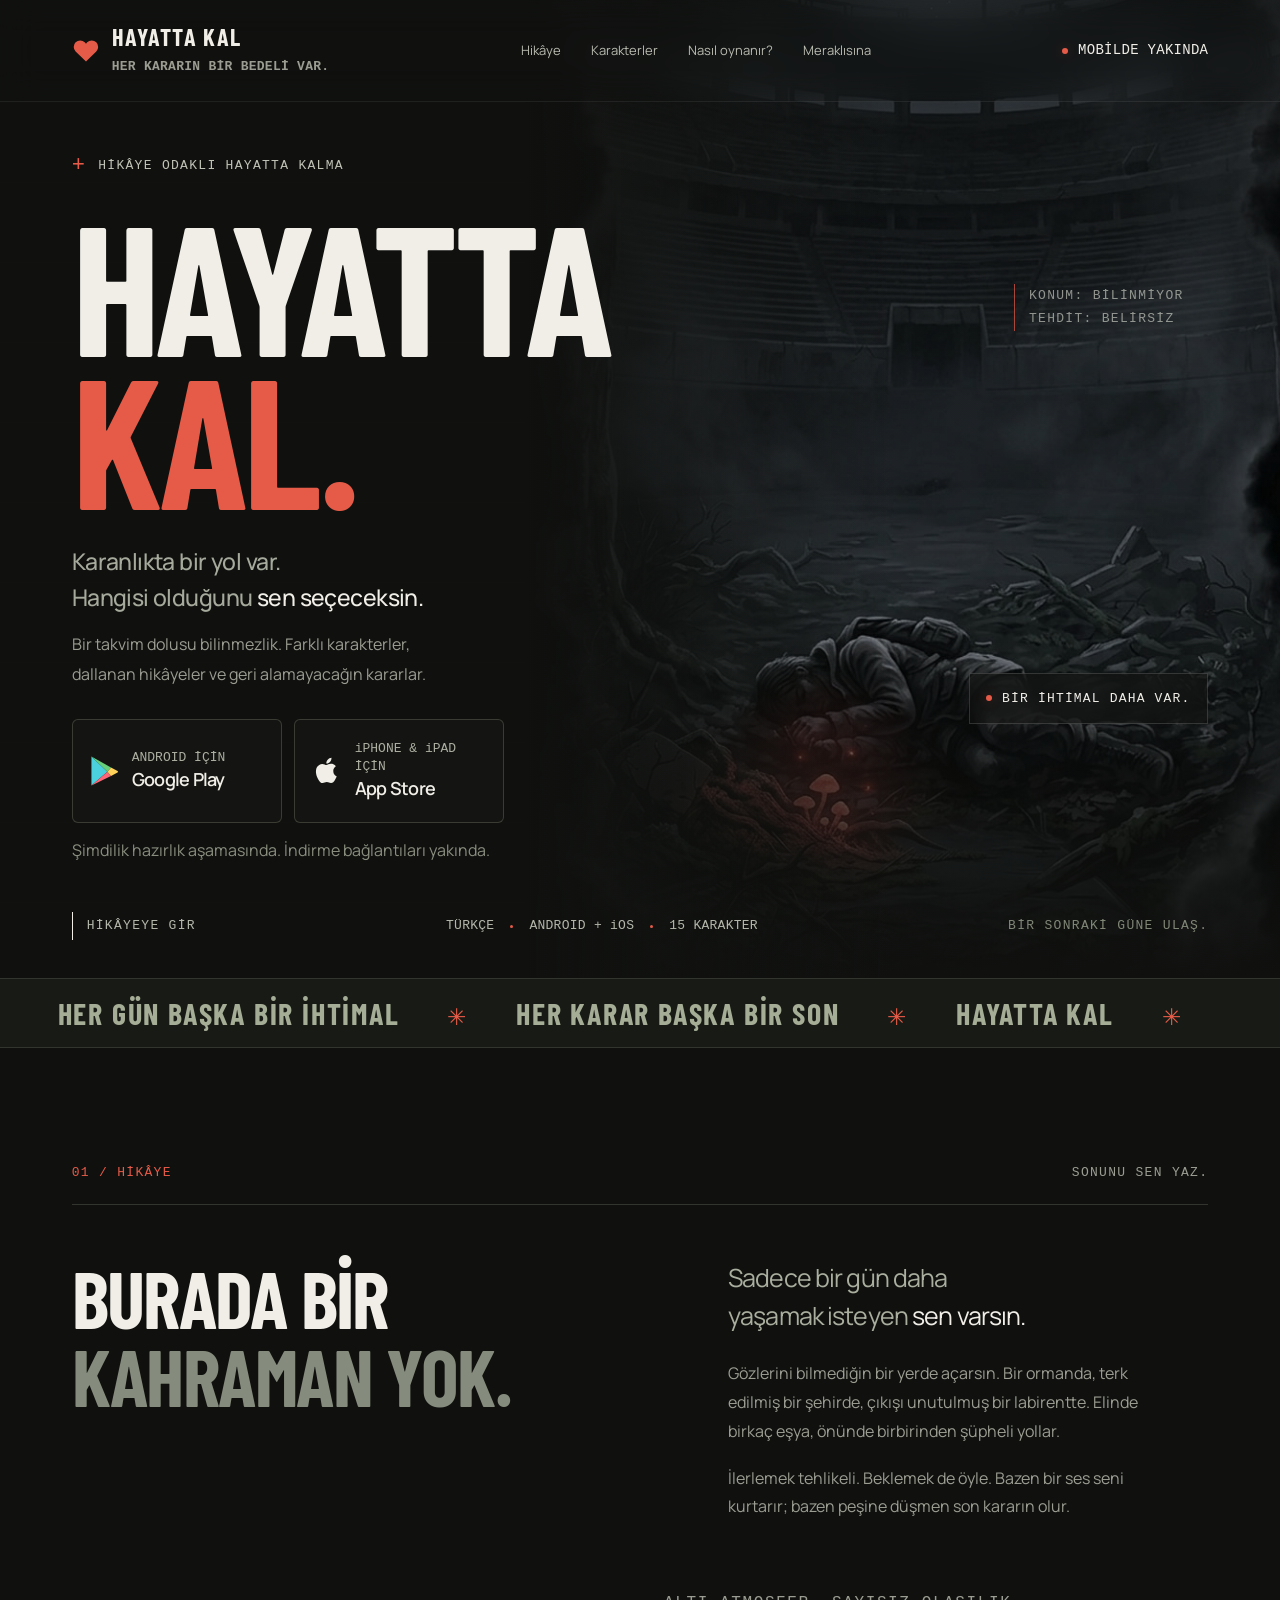
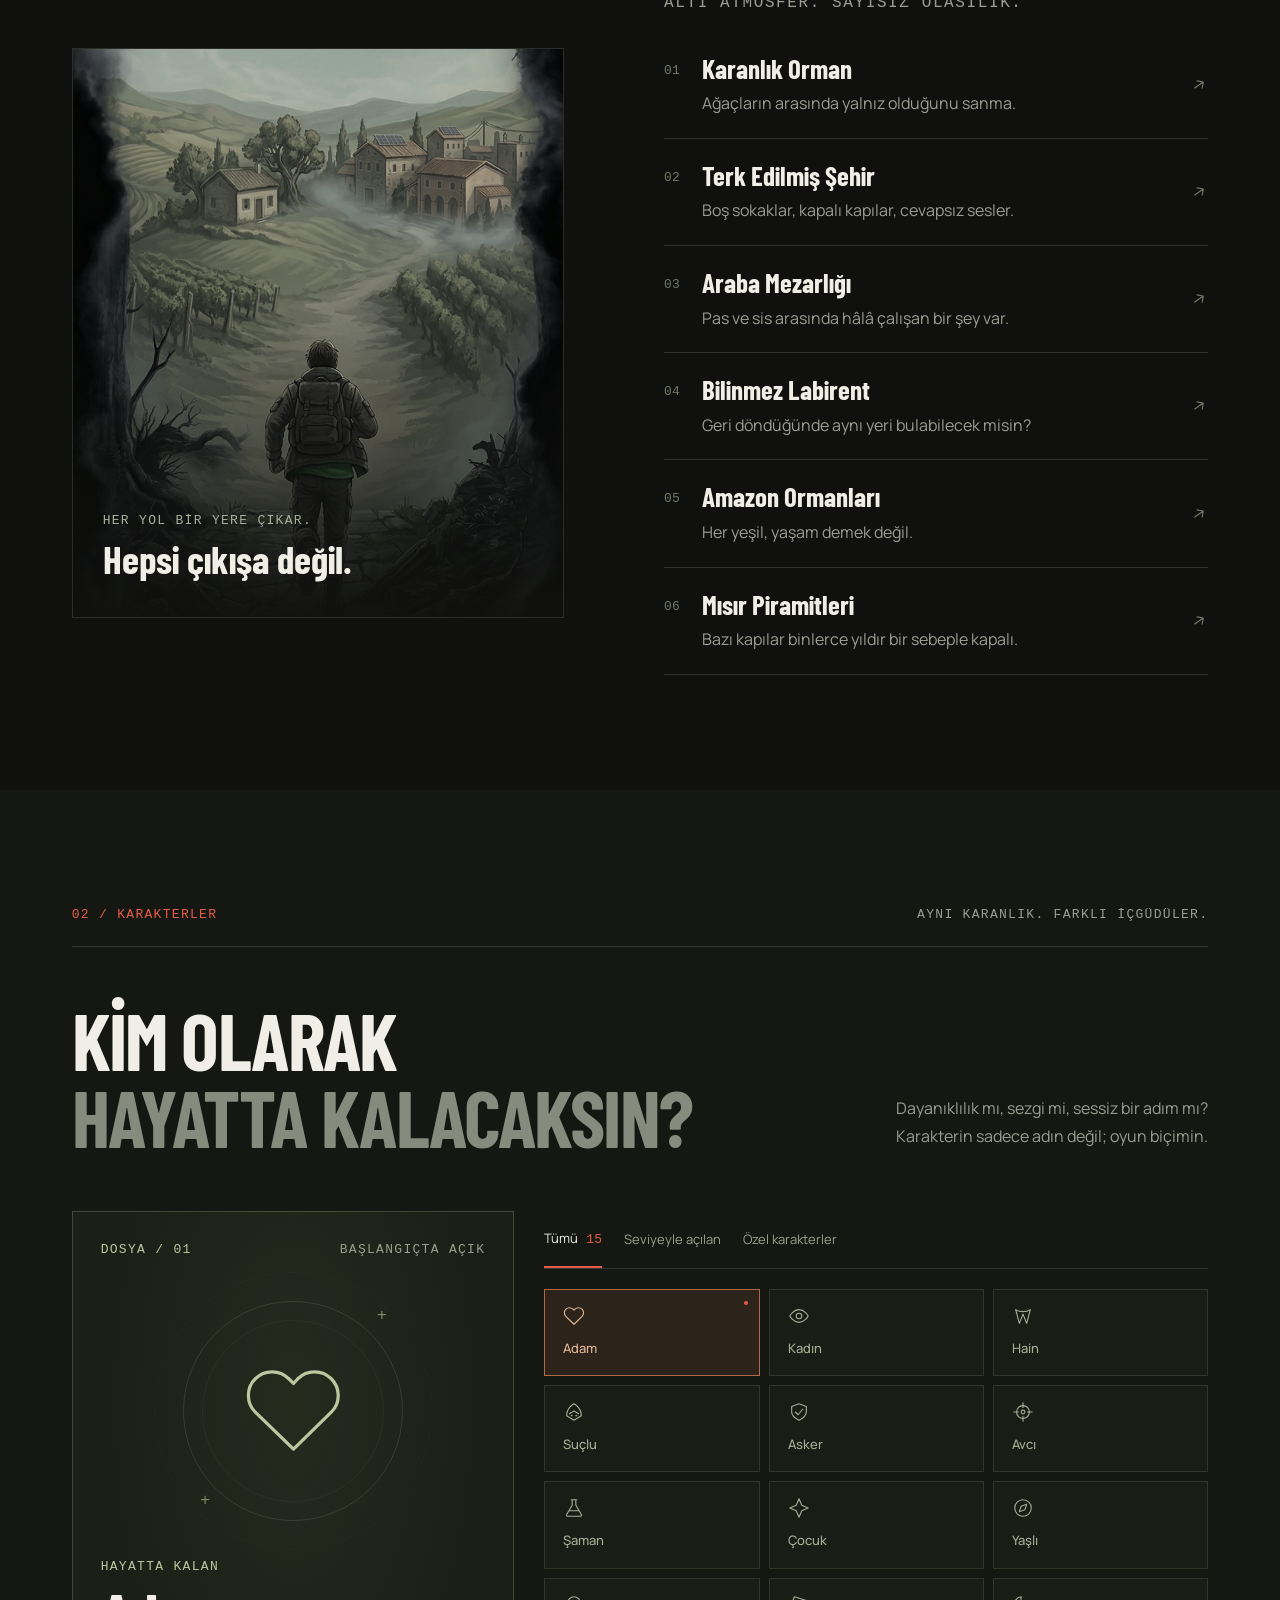
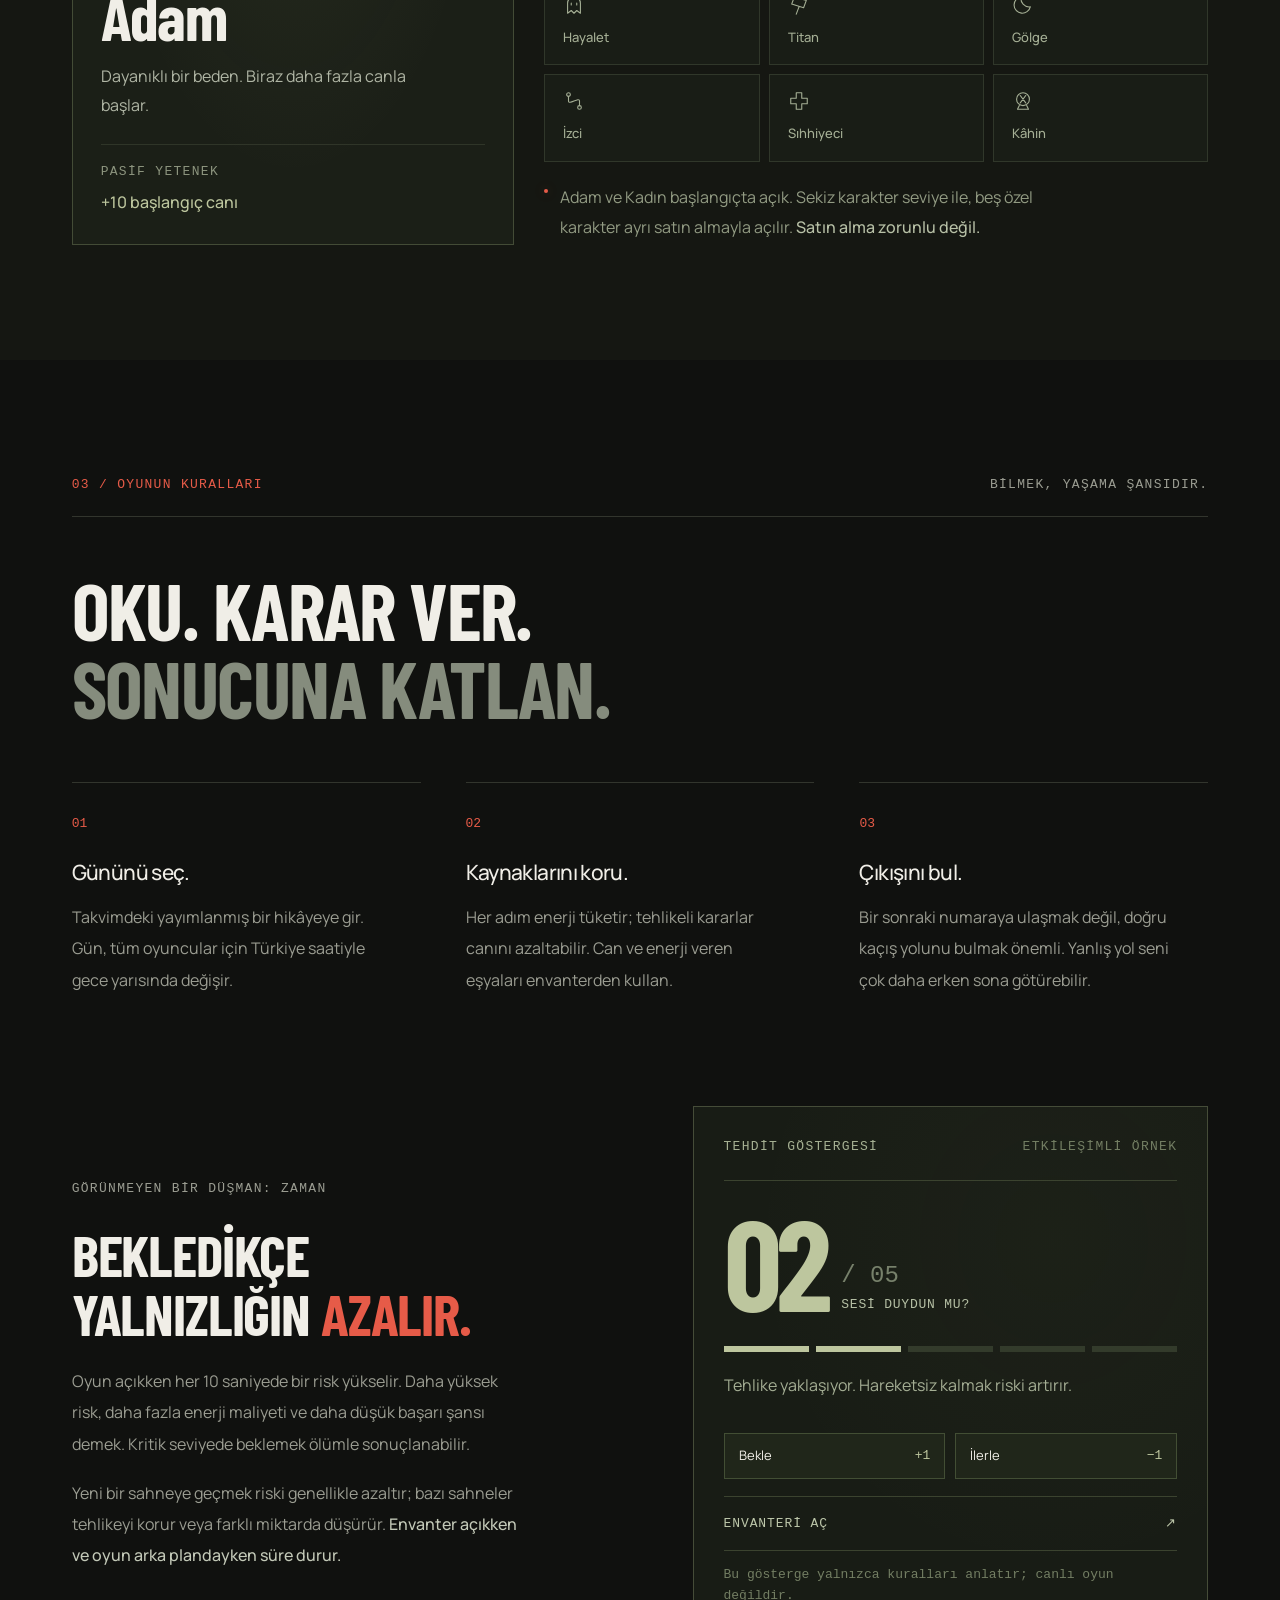
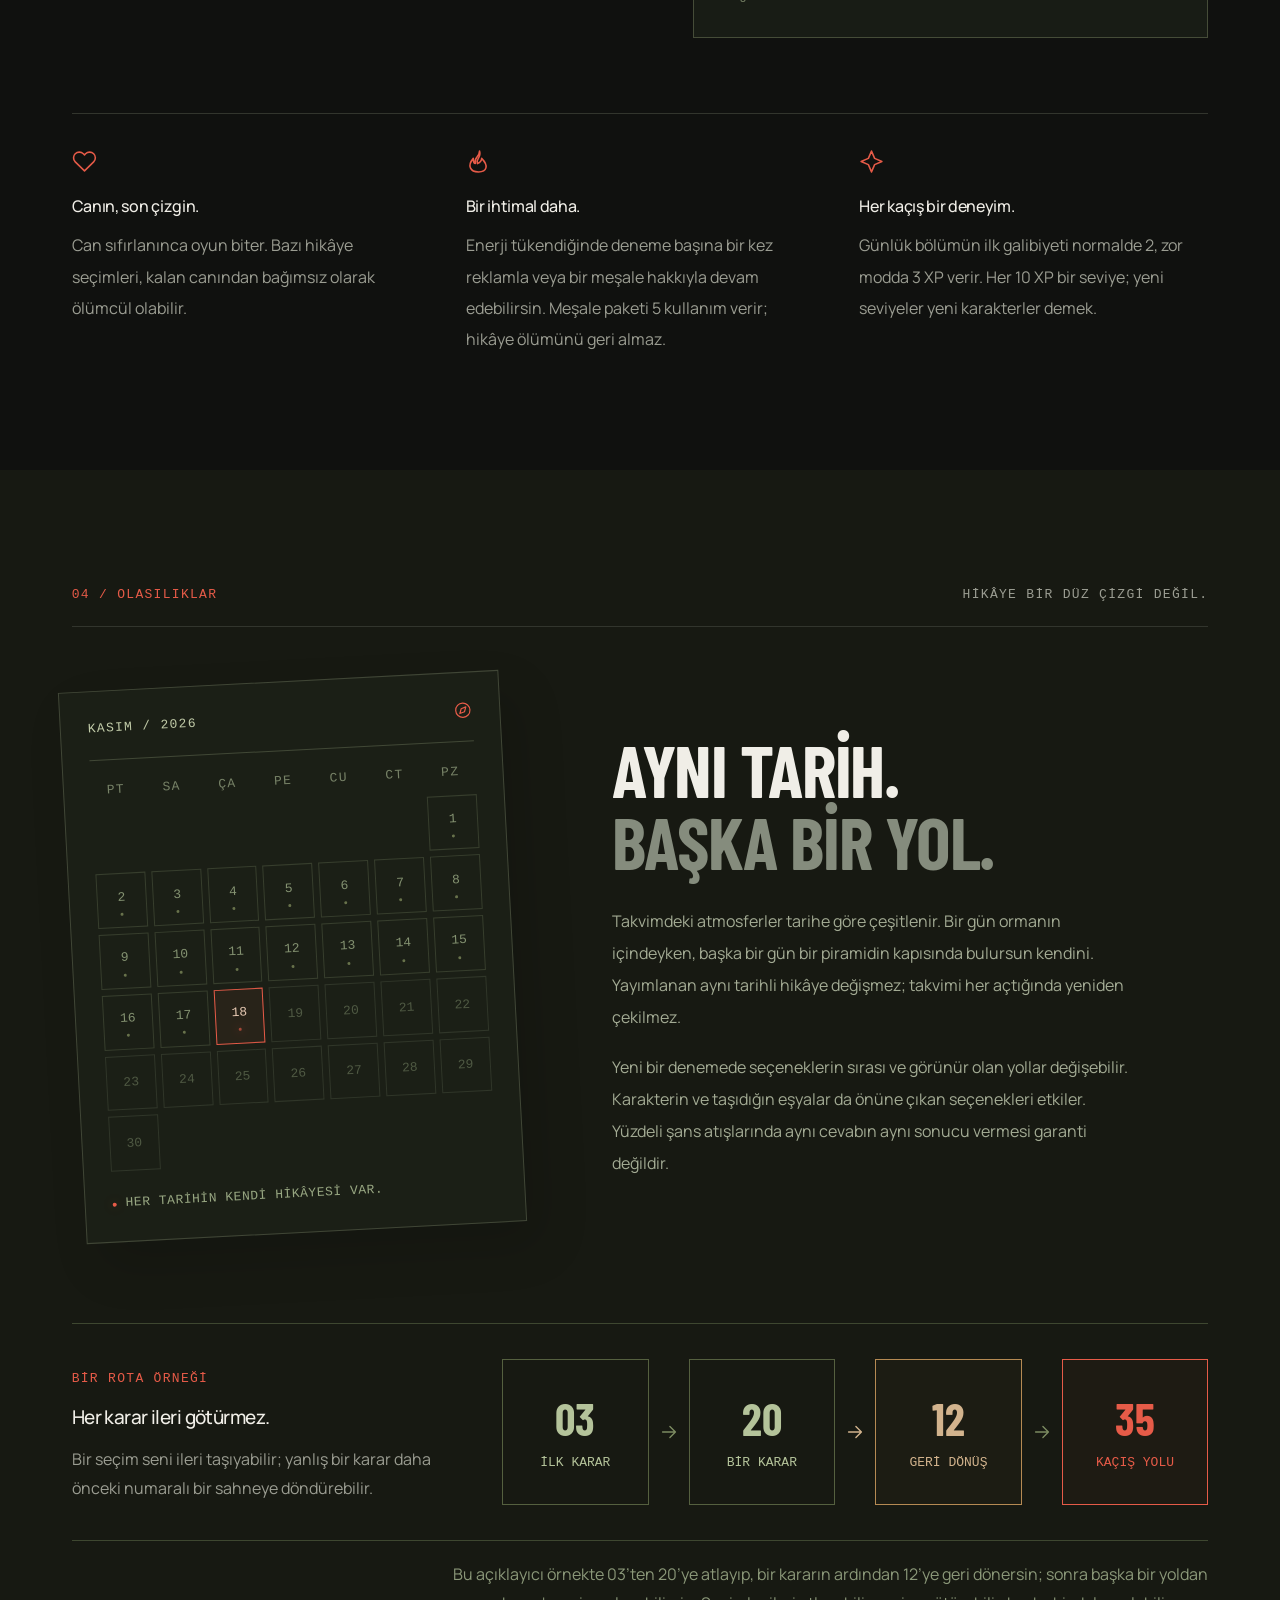
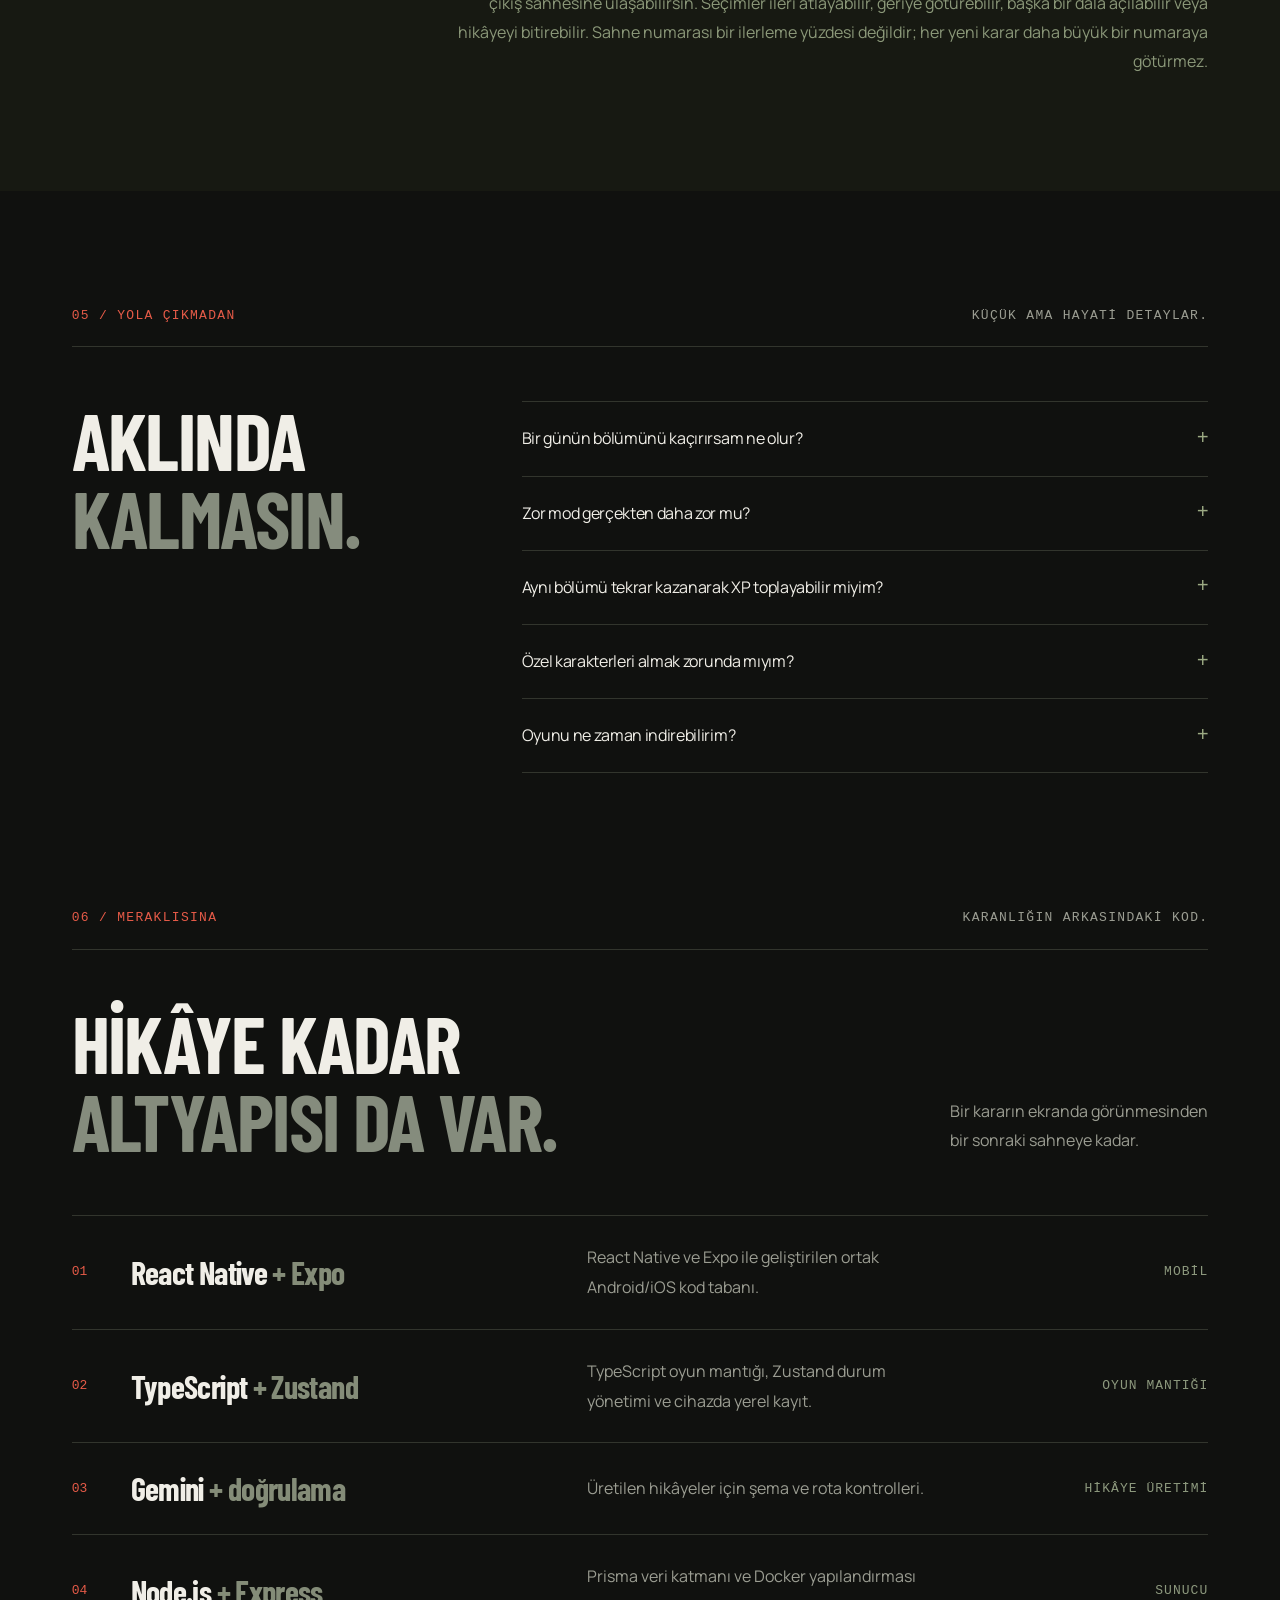
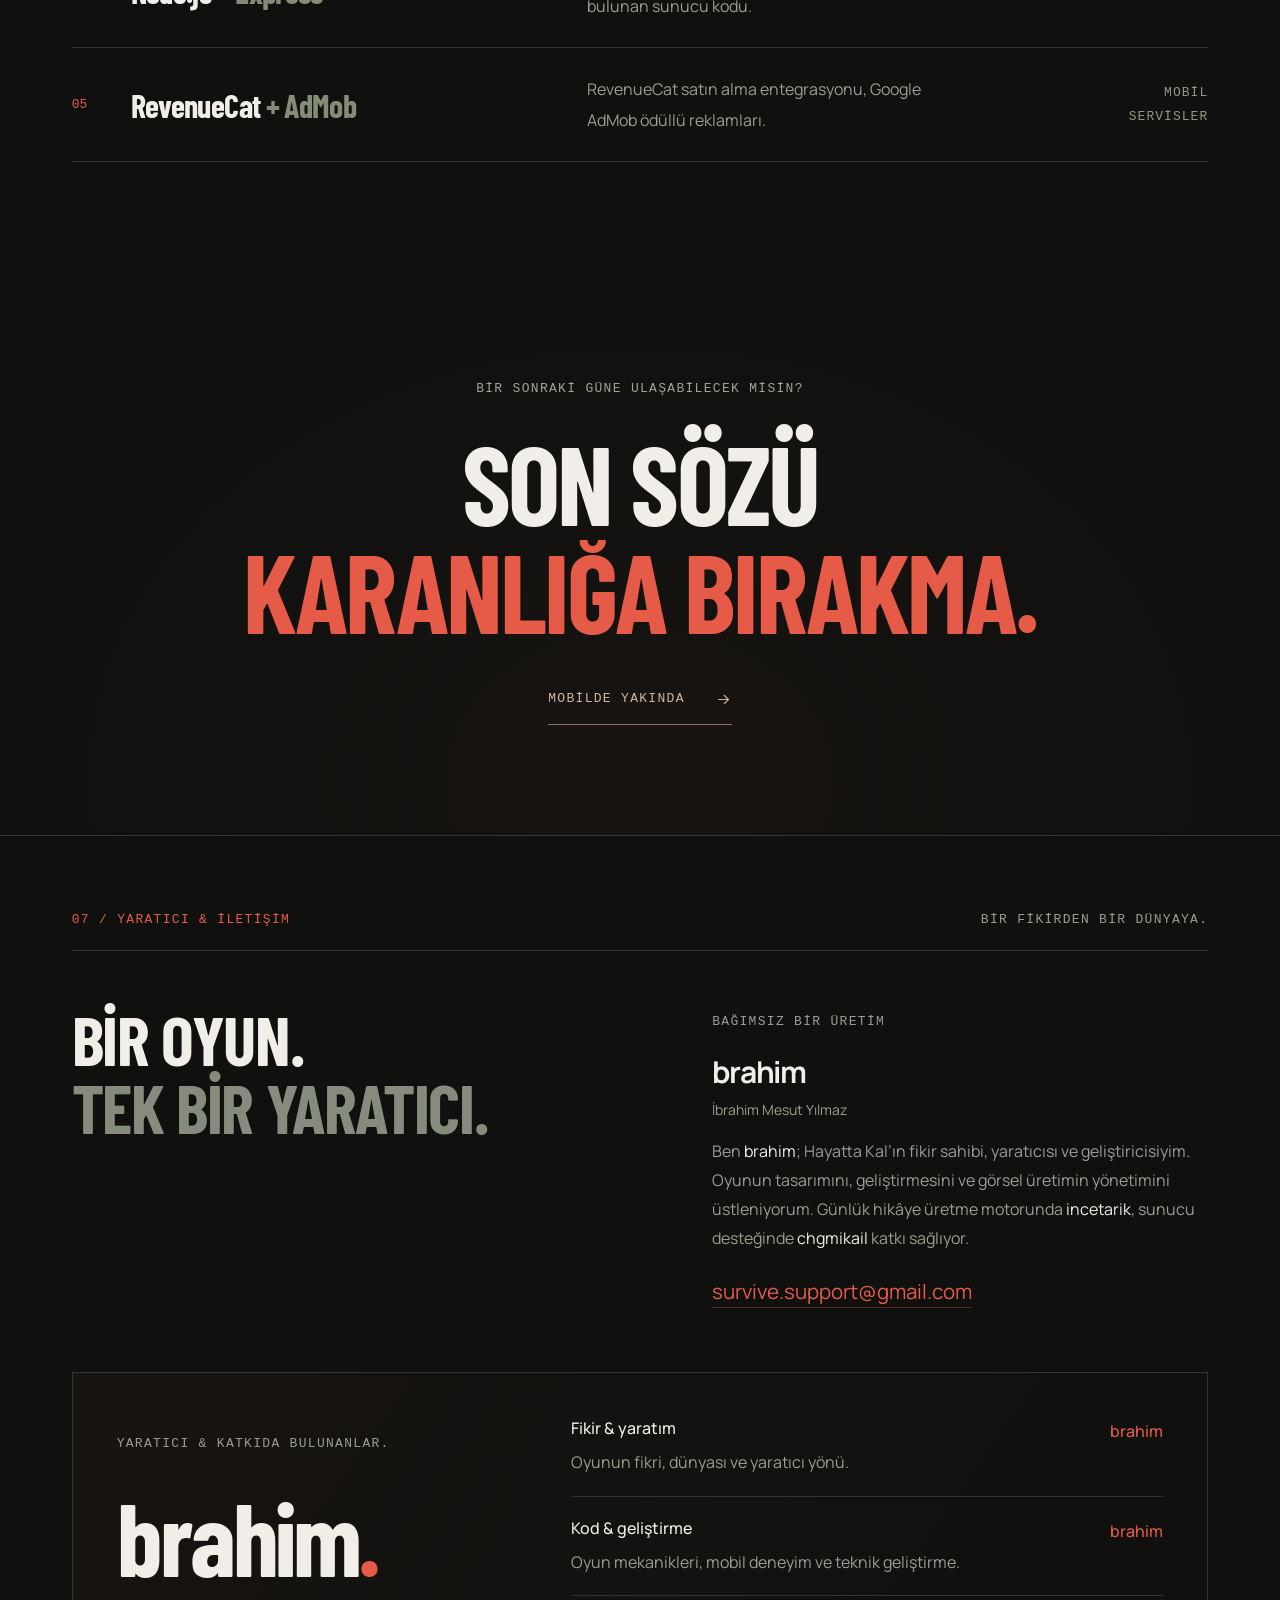
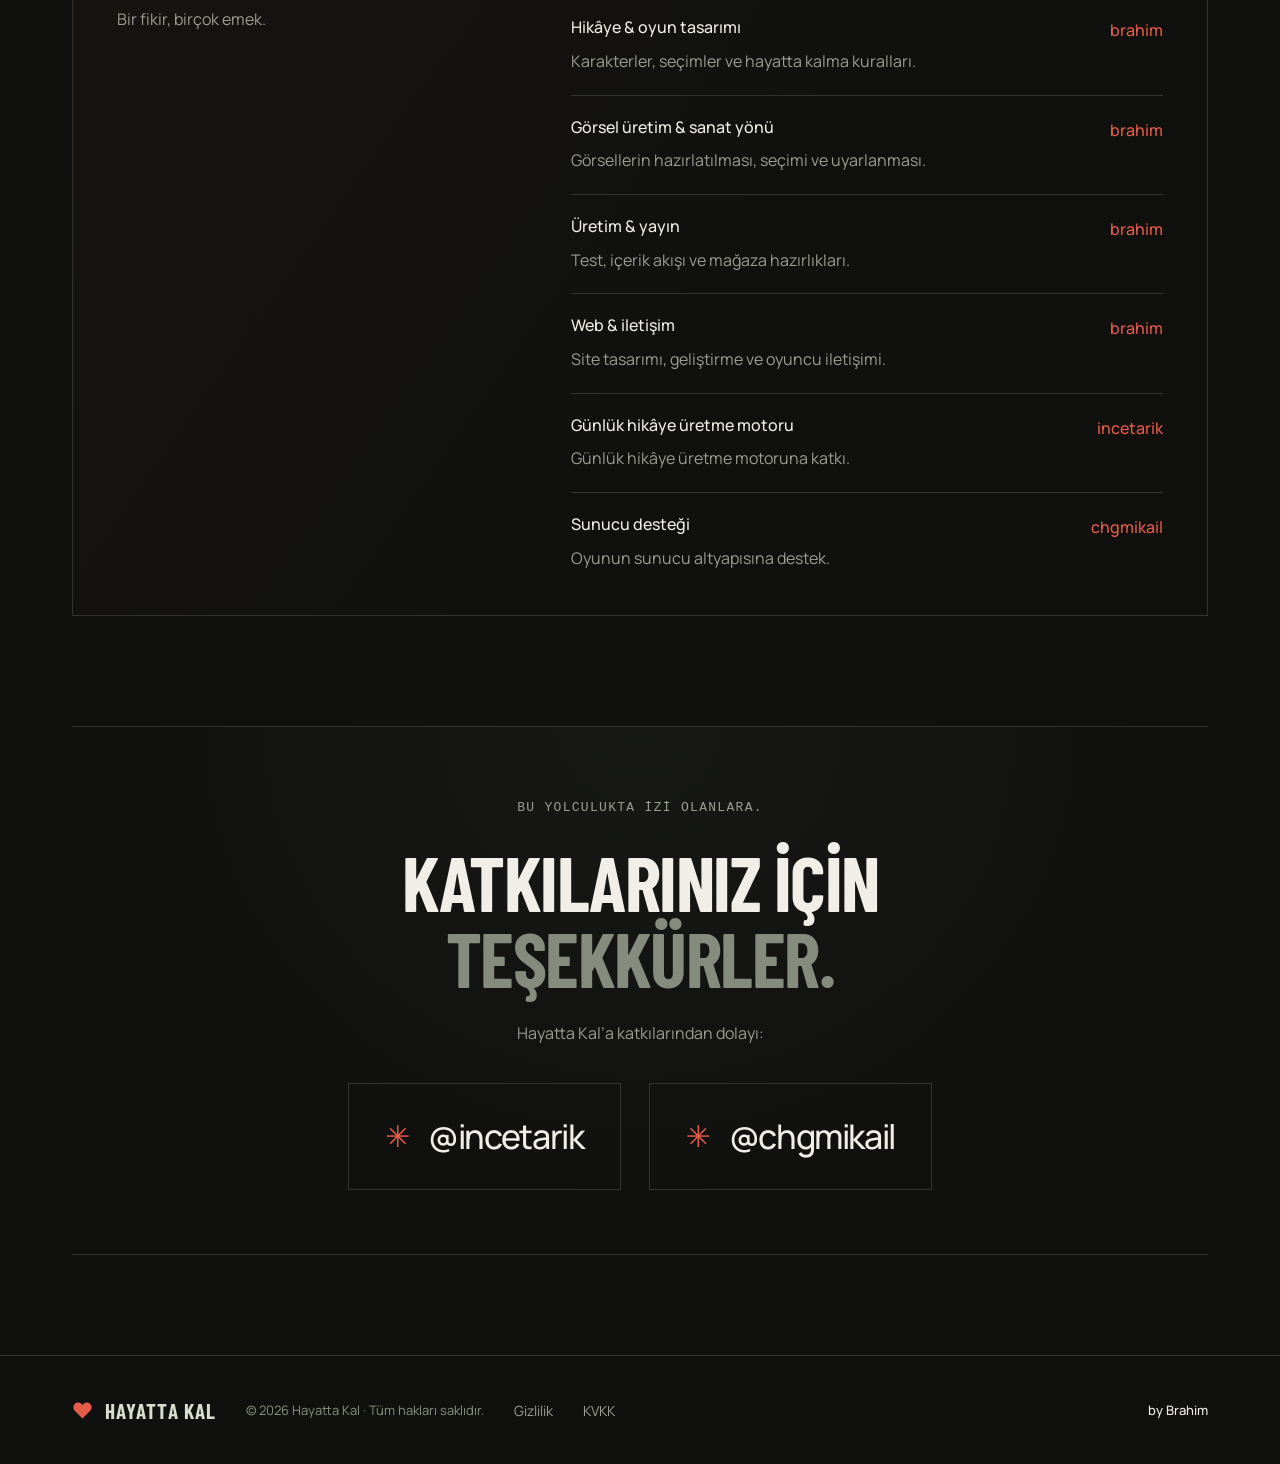
<file: index.html>
<!doctype html>
<html lang="tr">

<head>
  <meta charset="utf-8">
  <meta name="viewport" content="width=device-width, initial-scale=1">
  <meta name="theme-color" content="#10110f">
  <meta name="description"
    content="Hayatta Kal: her güne ayrı bir hikâye, her karara başka bir ihtimal. Karakterini seç, riskini yönet ve karanlıktan çıkış yolunu bul. Android ve iOS için hazırlanıyor.">
  <meta property="og:type" content="website">
  <meta property="og:locale" content="tr_TR">
  <meta property="og:title" content="Hayatta Kal — Her kararın bir bedeli var.">
  <meta property="og:description"
    content="Metin tabanlı hayatta kalma oyunu. Bir takvim dolusu bilinmezlik. Android ve iOS için yakında.">
  <title>Hayatta Kal — Her kararın bir bedeli var.</title>
  <link rel="icon" href="favicon.png" type="image/png">
  <link rel="preload" href="splash.jpg" as="image">
  <link rel="stylesheet" href="assets/fonts/fonts.css">
  <link rel="stylesheet" href="styles.css">
  <script src="site.config.js" defer></script>
  <script src="characters.js" defer></script>
  <script src="script.js" defer></script>
</head>

<body>
  <a class="skip-link" href="#hikaye">İçeriğe geç</a>
  <svg class="svg-defs" xmlns="http://www.w3.org/2000/svg" aria-hidden="true">
    <defs>
      <symbol id="i-heart" viewBox="0 0 24 24">
        <path
          d="M20.8 4.6a5.5 5.5 0 0 0-7.8 0L12 5.7l-1.1-1.1a5.5 5.5 0 0 0-7.8 7.8L12 21l8.8-8.6a5.5 5.5 0 0 0 0-7.8Z" />
      </symbol>
      <symbol id="i-arrow" viewBox="0 0 24 24">
        <path d="M5 12h14m-6-6 6 6-6 6" />
      </symbol>
      <symbol id="i-eye" viewBox="0 0 24 24">
        <path d="M2 12s3.5-7 10-7 10 7 10 7-3.5 7-10 7S2 12 2 12Z" />
        <circle cx="12" cy="12" r="3" />
      </symbol>
      <symbol id="i-shield" viewBox="0 0 24 24">
        <path d="m12 3 8 3v6c0 5-8 9-8 9s-8-4-8-9V6l8-3Z" />
        <path d="m8 12 3 3 5-6" />
      </symbol>
      <symbol id="i-fang" viewBox="0 0 24 24">
        <path d="m4 5 4 15 4-10 4 10 4-15M4 5c4 3 12 3 16 0" />
      </symbol>
      <symbol id="i-hood" viewBox="0 0 24 24">
        <path d="M4 16C4 7 12 3 12 3s8 4 8 13l-8 5-8-5Z" />
        <path d="m7 14 5-3 5 3m-8 2h1m4 0h1" />
      </symbol>
      <symbol id="i-target" viewBox="0 0 24 24">
        <circle cx="12" cy="12" r="7" />
        <circle cx="12" cy="12" r="2" />
        <path d="M12 2v5m0 10v5M2 12h5m10 0h5" />
      </symbol>
      <symbol id="i-flask" viewBox="0 0 24 24">
        <path d="M9 3h6m-5 0v6L4 19c-1 2 1 2 2 2h12c1 0 3 0 2-2L14 9V3M7 15h10" />
      </symbol>
      <symbol id="i-spark" viewBox="0 0 24 24">
        <path d="m12 2 3 7 7 3-7 3-3 7-3-7-7-3 7-3 3-7Z" />
      </symbol>
      <symbol id="i-compass" viewBox="0 0 24 24">
        <circle cx="12" cy="12" r="9" />
        <path d="m16 8-2 6-6 2 2-6 6-2Z" />
      </symbol>
      <symbol id="i-ghost" viewBox="0 0 24 24">
        <path d="M5 21V10a7 7 0 0 1 14 0v11l-4-3-3 3-3-3-4 3Z" />
        <path d="M9 10v2m6-2v2" />
      </symbol>
      <symbol id="i-titan" viewBox="0 0 24 24">
        <path d="m7 3 13 4-3 8-13-4 3-8Zm5 11-3 8" />
      </symbol>
      <symbol id="i-moon" viewBox="0 0 24 24">
        <path d="M20 14A9 9 0 0 1 10 3a9 9 0 1 0 10 11Z" />
      </symbol>
      <symbol id="i-route" viewBox="0 0 24 24">
        <circle cx="6" cy="5" r="2" />
        <circle cx="18" cy="19" r="2" />
        <path d="M6 7v5c0 5 12-5 12 0v5" />
      </symbol>
      <symbol id="i-plus" viewBox="0 0 24 24">
        <path d="M9 3h6v6h6v6h-6v6H9v-6H3V9h6V3Z" />
      </symbol>
      <symbol id="i-orb" viewBox="0 0 24 24">
        <circle cx="12" cy="10" r="7" />
        <path d="m8 17-2 4h12l-2-4m-7-11 6 8m0-8-6 8" />
      </symbol>
      <symbol id="i-fire" viewBox="0 0 24 24">
        <path d="M13 2c2 7-4 7-2 12 2-1 4-3 4-5 7 7 5 13-3 13S1 16 7 9c0 4 1 5 2 5-2-6 4-6 4-12Z" />
      </symbol>
    </defs>
  </svg>

  <div class="scroll-progress" aria-hidden="true"></div>
  <header class="site-header">
    <a class="brand" href="#baslangic" aria-label="Hayatta Kal ana sayfa"><svg class="brand-heart">
        <use href="#i-heart" />
      </svg><span>HAYATTA KAL<small>HER KARARIN BİR BEDELİ VAR.</small></span></a>
    <nav id="main-nav" aria-label="Ana menü"><a href="#hikaye">Hikâye</a><a href="#karakterler">Karakterler</a><a
        href="#nasil-oynanir">Nasıl oynanır?</a><a href="#teknoloji">Meraklısına</a></nav>
    <a class="header-cta" href="#indir"><span class="status-dot"></span> MOBİLDE YAKINDA</a>
    <button class="menu-toggle" type="button" aria-controls="mobile-menu" aria-expanded="false"
      aria-label="Menüyü aç"><span aria-hidden="true"></span><span aria-hidden="true"></span></button>
  </header>

  <div class="mobile-drawer" id="mobile-menu" inert>
    <button class="drawer-backdrop" type="button" aria-label="Menü dışına dokunarak kapat" tabindex="-1"></button>
    <div class="drawer-panel" role="dialog" aria-modal="true" aria-label="Mobil menü">
      <div class="drawer-top"><a class="brand" href="#baslangic" aria-label="Mobil menü ana sayfa"><svg
            class="brand-heart">
            <use href="#i-heart" />
          </svg><span>HAYATTA KAL<small>HER KARARIN BİR BEDELİ VAR.</small></span></a><button class="drawer-close"
          type="button" aria-label="Mobil menüyü kapat"><span></span><span></span></button></div>
      <nav class="drawer-links" aria-label="Mobil gezinme">
        <a href="#hikaye" style="--index:0">Hikâye</a>
        <a href="#karakterler" style="--index:1">Karakterler</a>
        <a href="#nasil-oynanir" style="--index:2">Nasıl oynanır?</a>
        <a href="#teknoloji" style="--index:3">Meraklısına</a>
      </nav>
      <p class="drawer-note">Her kararın bir bedeli var.<br>Bir sonraki güne ulaş.</p>
    </div>
  </div>


  <main>
    <section class="hero section-shell" id="baslangic" aria-labelledby="hero-title">
      <div class="hero-grid" aria-hidden="true"></div>
      <div class="hero-art" aria-hidden="true"><img src="splash.jpg" alt="" fetchpriority="high" width="828"
          height="1792">
        <div class="art-coordinate">KONUM: BİLİNMİYOR<br>TEHDİT: BELİRSİZ</div>
        <div class="art-tag"><span class="status-dot"></span> BİR İHTİMAL DAHA VAR.</div>
      </div>
      <div class="hero-copy">
        <div class="eyebrow"><span class="tiny-cross">+</span> HİKÂYE ODAKLI HAYATTA KALMA</div>
        <h1 id="hero-title">HAYATTA<br><span>KAL.</span></h1>
        <p class="hero-description">Karanlıkta bir yol var.<br>Hangisi olduğunu <em>sen seçeceksin.</em></p>
        <p class="hero-subcopy">Bir takvim dolusu bilinmezlik. Farklı karakterler, dallanan hikâyeler ve geri
          alamayacağın kararlar.</p>
        <div class="store-cards" id="indir" aria-label="İndirme seçenekleri yakında">
          <button type="button" class="store-card" data-store="googlePlay" aria-disabled="true"
            aria-label="Google Play — yakında yayında">
            <span class="store-card-inner"><span class="store-face store-front"><svg class="store-icon play-icon"
                  viewBox="0 0 40 44" aria-hidden="true">
                  <path d="M2 2 24 23 2 42Z" fill="#4bd1dd" />
                  <path d="m2 2 27 15-5 6Z" fill="#66d17a" />
                  <path d="m24 23 5 6L2 42Z" fill="#ff6677" />
                  <path d="m29 17 9 5a1.2 1.2 0 0 1 0 2l-9 5-5-6Z" fill="#ffd25b" />
                </svg><span><small>ANDROID İÇİN</small><strong>Google Play</strong></span><span
                  class="store-corner">↗</span></span><span class="store-face store-back" aria-hidden="true"><span
                  class="status-dot"></span><strong>Yakında yayında</strong><small>İlk adımın burada
                  başlayacak.</small></span></span>
          </button>
          <button type="button" class="store-card" data-store="appStore" aria-disabled="true"
            aria-label="App Store — yakında yayında">
            <span class="store-card-inner"><span class="store-face store-front"><svg class="store-icon apple-icon"
                  viewBox="0 0 24 24" aria-hidden="true">
                  <path fill="currentColor"
                    d="M17.05 12.54c.03 3.07 2.69 4.09 2.72 4.1-.02.07-.43 1.46-1.41 2.9-.85 1.24-1.73 2.48-3.12 2.51-1.37.03-1.81-.81-3.38-.81-1.56 0-2.05.78-3.35.84-1.34.05-2.36-1.34-3.22-2.57-1.75-2.52-3.08-7.12-1.28-10.23.89-1.55 2.48-2.53 4.2-2.56 1.31-.03 2.55.89 3.35.89.81 0 2.32-1.1 3.91-.94.66.03 2.51.27 3.7 2.01-.1.06-2.21 1.29-2.12 3.86ZM14.5 5.02c.71-.86 1.2-2.06 1.07-3.25-1.03.04-2.27.69-3.01 1.55-.66.77-1.24 2-1.08 3.17 1.15.09 2.32-.58 3.02-1.47Z" />
                </svg><span><small>iPHONE & iPAD İÇİN</small><strong>App Store</strong></span><span
                  class="store-corner">↗</span></span><span class="store-face store-back" aria-hidden="true"><span
                  class="status-dot"></span><strong>Yakında yayında</strong><small>Karanlık, cebine
                  geliyor.</small></span></span>
          </button>
        </div>
        <p class="store-note">Şimdilik hazırlık aşamasında. İndirme bağlantıları yakında.</p>
      </div>
      <div class="hero-bottom"><a class="scroll-cue" href="#hikaye"><span></span> HİKÂYEYE GİR</a>
        <div class="hero-meta marquee" data-marquee><div class="marquee-track"><div class="marquee-content"><span>TÜRKÇE</span><i></i><span>ANDROID + iOS</span><i></i><span>15 KARAKTER</span></div></div></div>
        <span class="edition">BİR SONRAKİ GÜNE ULAŞ.</span>
      </div>
    </section>

    <div class="manifesto-strip marquee" data-marquee aria-hidden="true">
      <div class="marquee-track"><div class="marquee-content">HER GÜN BAŞKA BİR İHTİMAL <span>✳</span> HER KARAR BAŞKA BİR SON <span>✳</span> HAYATTA KAL <span>✳</span></div></div>
    </div>

    <section class="story-section section-shell" id="hikaye" aria-labelledby="story-title">
      <div class="section-label reveal"><span>01 / HİKÂYE</span><span>SONUNU SEN YAZ.</span></div>
      <div class="story-intro">
        <h2 class="display-title reveal" id="story-title">BURADA BİR<br><span>KAHRAMAN YOK.</span></h2>
        <div class="story-copy reveal">
          <p class="lead">Sadece bir gün daha<br>yaşamak isteyen <em>sen varsın.</em></p>
          <p>Gözlerini bilmediğin bir yerde açarsın. Bir ormanda, terk edilmiş bir şehirde, çıkışı unutulmuş bir
            labirentte. Elinde birkaç eşya, önünde birbirinden şüpheli yollar.</p>
          <p>İlerlemek tehlikeli. Beklemek de öyle. Bazen bir ses seni kurtarır; bazen peşine düşmen son kararın olur.
          </p>
        </div>
      </div>
      <div class="worlds-layout reveal">
        <div class="story-image"><img src="well_done2.jpg"
            alt="Sisli bir geçitten uzak bir yerleşime doğru yürüyen hayatta kalan" width="828" height="1792"
            loading="lazy">
          <div class="image-caption"><span>HER YOL BİR YERE ÇIKAR.</span><strong>Hepsi çıkışa değil.</strong></div>
        </div>
        <div class="world-list">
          <p class="eyebrow">ALTI ATMOSFER. SAYISIZ OLASILIK.</p>
          <div class="world-row"><span>01</span>
            <div>
              <h3>Karanlık Orman</h3>
              <p>Ağaçların arasında yalnız olduğunu sanma.</p>
            </div><svg>
              <use href="#i-arrow" />
            </svg>
          </div>
          <div class="world-row"><span>02</span>
            <div>
              <h3>Terk Edilmiş Şehir</h3>
              <p>Boş sokaklar, kapalı kapılar, cevapsız sesler.</p>
            </div><svg>
              <use href="#i-arrow" />
            </svg>
          </div>
          <div class="world-row"><span>03</span>
            <div>
              <h3>Araba Mezarlığı</h3>
              <p>Pas ve sis arasında hâlâ çalışan bir şey var.</p>
            </div><svg>
              <use href="#i-arrow" />
            </svg>
          </div>
          <div class="world-row"><span>04</span>
            <div>
              <h3>Bilinmez Labirent</h3>
              <p>Geri döndüğünde aynı yeri bulabilecek misin?</p>
            </div><svg>
              <use href="#i-arrow" />
            </svg>
          </div>
          <div class="world-row"><span>05</span>
            <div>
              <h3>Amazon Ormanları</h3>
              <p>Her yeşil, yaşam demek değil.</p>
            </div><svg>
              <use href="#i-arrow" />
            </svg>
          </div>
          <div class="world-row"><span>06</span>
            <div>
              <h3>Mısır Piramitleri</h3>
              <p>Bazı kapılar binlerce yıldır bir sebeple kapalı.</p>
            </div><svg>
              <use href="#i-arrow" />
            </svg>
          </div>
        </div>
      </div>
    </section>

    <section class="characters-section section-shell" id="karakterler" aria-labelledby="characters-title">
      <div class="section-label reveal"><span>02 / KARAKTERLER</span><span>AYNI KARANLIK. FARKLI İÇGÜDÜLER.</span></div>
      <div class="section-heading reveal">
        <h2 class="display-title" id="characters-title">KİM OLARAK<br><span>HAYATTA KALACAKSIN?</span></h2>
        <p>Dayanıklılık mı, sezgi mi, sessiz bir adım mı?<br>Karakterin sadece adın değil; oyun biçimin.</p>
      </div>
      <div class="character-workbench reveal">
        <article class="character-profile" aria-live="polite" aria-atomic="true">
          <div class="profile-top"><span id="character-number">DOSYA / 01</span><span id="character-unlock">BAŞLANGIÇTA
              AÇIK</span></div>
          <div class="character-seal" aria-hidden="true"><span class="seal-ring"></span><svg id="character-symbol">
              <use href="#i-heart" />
            </svg><span class="seal-cross a">+</span><span class="seal-cross b">+</span></div>
          <div class="profile-bottom"><span class="eyebrow">HAYATTA KALAN</span>
            <h3 id="character-name">Adam</h3>
            <p id="character-description">Dayanıklı bir beden. Biraz daha fazla canla başlar.</p>
            <div class="character-ability"><span>PASİF YETENEK</span><strong id="character-ability">+10 başlangıç
                canı</strong></div>
          </div>
        </article>
        <div class="character-directory">
          <div class="character-filters" role="group" aria-label="Karakter grubu"><button class="active" type="button"
              data-filter="all" aria-pressed="true">Tümü <span>15</span></button><button type="button"
              data-filter="level" aria-pressed="false">Seviyeyle açılan</button><button type="button"
              data-filter="premium" aria-pressed="false">Özel karakterler</button></div>
          <div class="character-grid" id="character-grid" role="group" aria-label="Karakter seçimi"></div><noscript>
            <p>15 karakter: Adam, Kadın, Hain, Suçlu, Asker, Avcı, Şaman, Çocuk, Yaşlı, Hayalet, Titan, Gölge, İzci,
              Sıhhiyeci ve Kâhin. Karakter özelliklerini keşfetmek için JavaScript'i etkinleştir.</p>
          </noscript>
          <div class="character-footnote"><span class="status-dot"></span>
            <p>Adam ve Kadın başlangıçta açık. Sekiz karakter seviye ile, beş özel karakter ayrı satın almayla açılır.
              <strong>Satın alma zorunlu değil.</strong></p>
          </div>
        </div>
      </div>
    </section>

    <section class="how-section section-shell" id="nasil-oynanir" aria-labelledby="how-title">
      <div class="section-label reveal"><span>03 / OYUNUN KURALLARI</span><span>BİLMEK, YAŞAMA ŞANSIDIR.</span></div>
      <h2 class="display-title reveal" id="how-title">OKU. KARAR VER.<br><span>SONUCUNA KATLAN.</span></h2>
      <div class="rules-row reveal">
        <article><span class="rule-number">01</span>
          <h3>Gününü seç.</h3>
          <p>Takvimdeki yayımlanmış bir hikâyeye gir. Gün, tüm oyuncular için Türkiye saatiyle gece yarısında değişir.
          </p>
        </article>
        <article><span class="rule-number">02</span>
          <h3>Kaynaklarını koru.</h3>
          <p>Her adım enerji tüketir; tehlikeli kararlar canını azaltabilir. Can ve enerji veren eşyaları envanterden
            kullan.</p>
        </article>
        <article><span class="rule-number">03</span>
          <h3>Çıkışını bul.</h3>
          <p>Bir sonraki numaraya ulaşmak değil, doğru kaçış yolunu bulmak önemli. Yanlış yol seni çok daha erken sona
            götürebilir.</p>
        </article>
      </div>
      <div class="risk-layout reveal">
        <div class="risk-copy"><span class="eyebrow">GÖRÜNMEYEN BİR DÜŞMAN: ZAMAN</span>
          <h3>BEKLEDİKÇE<br>YALNIZLIĞIN <em>AZALIR.</em></h3>
          <p>Oyun açıkken her 10 saniyede bir risk yükselir. Daha yüksek risk, daha fazla enerji maliyeti ve daha düşük
            başarı şansı demek. Kritik seviyede beklemek ölümle sonuçlanabilir.</p>
          <p>Yeni bir sahneye geçmek riski genellikle azaltır; bazı sahneler tehlikeyi korur veya farklı miktarda
            düşürür. <strong>Envanter açıkken ve oyun arka plandayken süre durur.</strong></p>
        </div>
        <div class="risk-lab">
          <div class="lab-head"><span>TEHDİT GÖSTERGESİ</span><span>ETKİLEŞİMLİ ÖRNEK</span></div>
          <div class="risk-value"><span id="risk-value">02</span><span>/ 05<small id="risk-status">SESİ DUYDUN
                MU?</small></span></div>
          <div class="risk-segments" aria-hidden="true"><i></i><i></i><i></i><i></i><i></i></div>
          <p id="risk-message" aria-live="polite">Tehlike yaklaşıyor. Hareketsiz kalmak riski artırır.</p>
          <div class="lab-controls"><button type="button" id="risk-wait">Bekle <span>+1</span></button><button
              type="button" id="risk-advance">İlerle <span>−1</span></button></div><button class="inventory-toggle"
            id="inventory-toggle" type="button" aria-pressed="false">ENVANTERİ AÇ <span>↗</span></button><span
            class="lab-note">Bu gösterge yalnızca kuralları anlatır; canlı oyun değildir.</span>
        </div>
      </div>
      <div class="play-notes reveal">
        <article><svg>
            <use href="#i-heart" />
          </svg>
          <h3>Canın, son çizgin.</h3>
          <p>Can sıfırlanınca oyun biter. Bazı hikâye seçimleri, kalan canından bağımsız olarak ölümcül olabilir.</p>
        </article>
        <article><svg>
            <use href="#i-fire" />
          </svg>
          <h3>Bir ihtimal daha.</h3>
          <p>Enerji tükendiğinde deneme başına bir kez reklamla veya bir meşale hakkıyla devam edebilirsin. Meşale
            paketi 5 kullanım verir; hikâye ölümünü geri almaz.</p>
        </article>
        <article><svg>
            <use href="#i-spark" />
          </svg>
          <h3>Her kaçış bir deneyim.</h3>
          <p>Günlük bölümün ilk galibiyeti normalde 2, zor modda 3 XP verir. Her 10 XP bir seviye; yeni seviyeler yeni
            karakterler demek.</p>
        </article>
      </div>
    </section>

    <section class="routes-section section-shell" aria-labelledby="routes-title">
      <div class="section-label reveal"><span>04 / OLASILIKLAR</span><span>HİKÂYE BİR DÜZ ÇİZGİ DEĞİL.</span></div>
      <div class="routes-layout">
        <div class="calendar-preview reveal">
          <div class="calendar-heading"><span>KASIM / 2026</span><svg>
              <use href="#i-compass" />
            </svg></div>
          <div class="calendar-week" aria-hidden="true">
            <span>PT</span><span>SA</span><span>ÇA</span><span>PE</span><span>CU</span><span>CT</span><span>PZ</span>
          </div>
          <div class="calendar-days" id="calendar-preview" aria-hidden="true"></div>
          <div class="calendar-caption"><span class="status-dot"></span>HER TARİHİN KENDİ HİKÂYESİ VAR.</div>
        </div>
        <div class="routes-copy reveal">
          <h2 class="display-title" id="routes-title">AYNI TARİH.<br><span>BAŞKA BİR YOL.</span></h2>
          <p>Takvimdeki atmosferler tarihe göre çeşitlenir. Bir gün ormanın içindeyken, başka bir gün bir piramidin
            kapısında bulursun kendini. Yayımlanan aynı tarihli hikâye değişmez; takvimi her açtığında yeniden çekilmez.
          </p>
          <p>Yeni bir denemede seçeneklerin sırası ve görünür olan yollar değişebilir. Karakterin ve taşıdığın eşyalar
            da önüne çıkan seçenekleri etkiler. Yüzdeli şans atışlarında aynı cevabın aynı sonucu vermesi garanti
            değildir.</p>
        </div>
      </div>
      <div class="branching-path reveal" id="rota-ornegi">
        <div class="path-description"><span class="eyebrow">BİR ROTA ÖRNEĞİ</span><h3>Her karar ileri götürmez.</h3><p>Bir seçim seni ileri taşıyabilir; yanlış bir karar daha önceki numaralı bir sahneye döndürebilir.</p></div>
        <div class="path-nodes" role="img" aria-label="Örnek rota: 3. sahneden 20. sahneye ilerle, bir kararla 12. sahneye geri dön, ardından farklı bir yoldan 35. sahnedeki kaçış yoluna ulaş.">
          <span class="path-node node-start">03<small>İLK KARAR</small></span>
          <i class="path-arrow arrow-first" aria-hidden="true"><svg><use href="#i-arrow"/></svg></i>
          <span class="path-node node-choice">20<small>BİR KARAR</small></span>
          <i class="path-arrow arrow-backtrack" aria-hidden="true"><svg><use href="#i-arrow"/></svg></i>
          <span class="path-node node-backtrack">12<small>GERİ DÖNÜŞ</small></span>
          <i class="path-arrow arrow-last" aria-hidden="true"><svg><use href="#i-arrow"/></svg></i>
          <span class="path-node exit-node node-exit">35<small>KAÇIŞ YOLU</small></span>
        </div>
      </div>
      <p class="route-footnote reveal">Bu açıklayıcı örnekte 03’ten 20’ye atlayıp, bir kararın ardından 12’ye geri dönersin; sonra başka bir yoldan çıkış sahnesine ulaşabilirsin. Seçimler ileri atlayabilir, geriye götürebilir, başka bir dala açılabilir veya hikâyeyi bitirebilir. Sahne numarası bir ilerleme yüzdesi değildir; her yeni karar daha büyük bir numaraya götürmez.</p>
    </section>

    <section class="faq-section section-shell" aria-labelledby="details-title">
      <div class="section-label reveal"><span>05 / YOLA ÇIKMADAN</span><span>KÜÇÜK AMA HAYATİ DETAYLAR.</span></div>
      <div class="faq-layout">
        <h2 class="display-title reveal" id="details-title">AKLINDA<br><span>KALMASIN.</span></h2>
        <div class="faq-list reveal">
          <article class="faq-item is-open"><h3><button class="faq-question" type="button" id="faq-question-1" aria-expanded="true" aria-controls="faq-answer-1">Bir günün bölümünü kaçırırsam ne olur?<span>+</span></button></h3><div class="faq-answer" id="faq-answer-1" role="region" aria-labelledby="faq-question-1"><div class="faq-answer-inner"><p>O günün yayımlanmış bölümüne Türkiye saatiyle 23:59:59'a kadar girersen erişimin korunur. Hiç girmediğin
              geçmiş günler kilitlenir; tamamladığın ödüllü reklamla açabilirsin. Reklamları Kaldır satın alımı
              yayımlanmış geçmiş günlere reklamsız erişim sağlar; gelecek günleri erkenden açmaz.</p></div></div></article>
          <article class="faq-item is-open"><h3><button class="faq-question" type="button" id="faq-question-2" aria-expanded="true" aria-controls="faq-answer-2">Zor mod gerçekten daha zor mu?<span>+</span></button></h3><div class="faq-answer" id="faq-answer-2" role="region" aria-labelledby="faq-question-2"><div class="faq-answer-inner"><p>Evet. Şans atışlarına 15 yüzde puanı ceza, alınan hasara %60 artış ve adım başına 5 ek enerji maliyeti
              uygulanır. Karakter etkileri ve yuvarlama sonuçları değiştirebilir. Zor modu satın aldıktan sonra açıp
              kapatabilirsin; tercihin yeni oyun denemesinde uygulanır.</p></div></div></article>
          <article class="faq-item is-open"><h3><button class="faq-question" type="button" id="faq-question-3" aria-expanded="true" aria-controls="faq-answer-3">Aynı bölümü tekrar kazanarak XP toplayabilir miyim?<span>+</span></button></h3><div class="faq-answer" id="faq-answer-3" role="region" aria-labelledby="faq-question-3"><div class="faq-answer-inner"><p>Bir tarihin yalnız ilk galibiyeti XP verir. Yeniden oynamak yeni yolları görmek için bir fırsattır; aynı
              günlük hikâyeden tekrar XP kazanılmaz.</p></div></div></article>
          <article class="faq-item is-open"><h3><button class="faq-question" type="button" id="faq-question-4" aria-expanded="true" aria-controls="faq-answer-4">Özel karakterleri almak zorunda mıyım?<span>+</span></button></h3><div class="faq-answer" id="faq-answer-4" role="region" aria-labelledby="faq-question-4"><div class="faq-answer-inner"><p>Hayır. İki başlangıç karakteri ve seviyeyle açılan sekiz karakter bulunur. Beş özel karakter ayrı satın
              alımlardır. Kalıcı karakter haklarıyla beş kullanımlık tüketilebilir meşale paketi farklı ürünlerdir.</p></div></div></article>
          <article class="faq-item is-open"><h3><button class="faq-question" type="button" id="faq-question-5" aria-expanded="true" aria-controls="faq-answer-5">Oyunu ne zaman indirebilirim?<span>+</span></button></h3><div class="faq-answer" id="faq-answer-5" role="region" aria-labelledby="faq-question-5"><div class="faq-answer-inner"><p>Mobil sürümler hazırlanıyor. Google Play ve App Store bağlantıları hazır olduğunda bu sayfaya eklenecek.
              Şu an mağaza kartları indirme başlatmaz.</p></div></div></article>
        </div>
      </div>
    </section>

    <section class="tech-section section-shell" id="teknoloji" aria-labelledby="tech-title">
      <div class="section-label reveal"><span>06 / MERAKLISINA</span><span>KARANLIĞIN ARKASINDAKİ KOD.</span></div>
      <div class="section-heading reveal">
        <h2 class="display-title" id="tech-title">HİKÂYE KADAR<br><span>ALTYAPISI DA VAR.</span></h2>
        <p>Bir kararın ekranda görünmesinden<br>bir sonraki sahneye kadar.</p>
      </div>
      <div class="tech-list reveal">
        <div><span>01</span>
          <h3>React Native <b>+ Expo</b></h3>
          <p>React Native ve Expo ile geliştirilen ortak Android/iOS kod tabanı.</p><small>MOBİL</small>
        </div>
        <div><span>02</span>
          <h3>TypeScript <b>+ Zustand</b></h3>
          <p>TypeScript oyun mantığı, Zustand durum yönetimi ve cihazda yerel kayıt.</p><small>OYUN MANTIĞI</small>
        </div>
        <div><span>03</span>
          <h3>Gemini <b>+ doğrulama</b></h3>
          <p>Üretilen hikâyeler için şema ve rota kontrolleri.</p><small>HİKÂYE ÜRETİMİ</small>
        </div>
        <div><span>04</span>
          <h3>Node.js <b>+ Express</b></h3>
          <p>Prisma veri katmanı ve Docker yapılandırması bulunan sunucu kodu.</p><small>SUNUCU</small>
        </div>
        <div><span>05</span>
          <h3>RevenueCat <b>+ AdMob</b></h3>
          <p>RevenueCat satın alma entegrasyonu, Google AdMob ödüllü reklamları.</p><small>MOBİL SERVİSLER</small>
        </div>
      </div>
    </section>

    <section class="closing-section section-shell reveal"><span class="eyebrow">BİR SONRAKİ GÜNE ULAŞABİLECEK
        MİSİN?</span>
      <h2>SON SÖZÜ<br><em>KARANLIĞA BIRAKMA.</em></h2><a class="text-link" href="#indir">MOBİLDE YAKINDA <svg>
          <use href="#i-arrow" />
        </svg></a>
    </section>

    <section class="contact-section section-shell" id="iletisim" aria-labelledby="contact-title">
      <div class="section-label reveal"><span>07 / YARATICI & İLETİŞİM</span><span>BİR FİKİRDEN BİR DÜNYAYA.</span>
      </div>
      <div class="contact-intro reveal">
        <h2 class="display-title" id="contact-title">BİR OYUN.<br><span>TEK BİR YARATICI.</span></h2>
        <div><span class="eyebrow">BAĞIMSIZ BİR ÜRETİM</span>
          <h3><a href="https://github.com/imyilmaz" target="_blank" rel="noopener noreferrer">brahim <small>İbrahim Mesut Yılmaz</small></a></h3>
          <p>Ben <a href="https://github.com/imyilmaz" target="_blank" rel="noopener noreferrer">brahim</a>; Hayatta Kal’ın fikir sahibi, yaratıcısı ve geliştiricisiyim. Oyunun tasarımını, geliştirmesini
            ve görsel üretimin yönetimini üstleniyorum. Günlük hikâye üretme motorunda <a href="https://github.com/incetarik" target="_blank" rel="noopener noreferrer">incetarik</a>, sunucu desteğinde
            <a href="https://github.com/chgmikail" target="_blank" rel="noopener noreferrer">chgmikail</a> katkı sağlıyor.</p><a class="contact-email"
            href="mailto:survive.support@gmail.com">survive.support@gmail.com</a>
        </div>
      </div>
      <div class="creator-ledger reveal">
        <div class="creator-signature"><span class="eyebrow">YARATICI & KATKIDA
            BULUNANLAR.</span><strong><a href="https://github.com/imyilmaz" target="_blank" rel="noopener noreferrer">brahim<span>.</span></a></strong>
          <p>Bir fikir, birçok emek.</p>
        </div>
        <div class="creator-roles">
          <article>
            <h3>Fikir & yaratım</h3><a class="role-credit" href="https://github.com/imyilmaz" target="_blank" rel="noopener noreferrer">brahim</a>
            <p>Oyunun fikri, dünyası ve yaratıcı yönü.</p>
          </article>
          <article>
            <h3>Kod & geliştirme</h3><a class="role-credit" href="https://github.com/imyilmaz" target="_blank" rel="noopener noreferrer">brahim</a>
            <p>Oyun mekanikleri, mobil deneyim ve teknik geliştirme.</p>
          </article>
          <article>
            <h3>Hikâye & oyun tasarımı</h3><a class="role-credit" href="https://github.com/imyilmaz" target="_blank" rel="noopener noreferrer">brahim</a>
            <p>Karakterler, seçimler ve hayatta kalma kuralları.</p>
          </article>
          <article>
            <h3>Görsel üretim & sanat yönü</h3><a class="role-credit" href="https://github.com/imyilmaz" target="_blank" rel="noopener noreferrer">brahim</a>
            <p>Görsellerin hazırlatılması, seçimi ve uyarlanması.</p>
          </article>
          <article>
            <h3>Üretim & yayın</h3><a class="role-credit" href="https://github.com/imyilmaz" target="_blank" rel="noopener noreferrer">brahim</a>
            <p>Test, içerik akışı ve mağaza hazırlıkları.</p>
          </article>
          <article>
            <h3>Web & iletişim</h3><a class="role-credit" href="https://github.com/imyilmaz" target="_blank" rel="noopener noreferrer">brahim</a>
            <p>Site tasarımı, geliştirme ve oyuncu iletişimi.</p>
          </article>
          <article>
            <h3>Günlük hikâye üretme motoru</h3><a class="role-credit" href="https://github.com/incetarik" target="_blank" rel="noopener noreferrer">incetarik</a>
            <p>Günlük hikâye üretme motoruna katkı.</p>
          </article>
          <article>
            <h3>Sunucu desteği</h3><a class="role-credit" href="https://github.com/chgmikail" target="_blank" rel="noopener noreferrer">chgmikail</a>
            <p>Oyunun sunucu altyapısına destek.</p>
          </article>
        </div>
      </div>
    </section>

    <section class="thanks-section section-shell" id="tesekkurler" aria-labelledby="thanks-title">
      <div class="thanks-inner reveal"><span class="eyebrow">BU YOLCULUKTA İZİ OLANLARA.</span>
        <h2 class="display-title" id="thanks-title">KATKILARINIZ İÇİN<br><span>TEŞEKKÜRLER.</span></h2>
        <p>Hayatta Kal’a katkılarından dolayı:</p>
        <div class="thanks-names">
          <a class="contributor-card" href="https://github.com/incetarik" target="_blank" rel="noopener noreferrer"><span class="thanks-mark" aria-hidden="true">✳</span><strong>@incetarik</strong></a>
          <a class="contributor-card" href="https://github.com/chgmikail" target="_blank" rel="noopener noreferrer"><span class="thanks-mark" aria-hidden="true">✳</span><strong>@chgmikail</strong></a>
        </div>
      </div>
    </section>
  </main>
  <footer class="site-footer section-shell"><a class="brand" href="#baslangic"><svg class="brand-heart">
        <use href="#i-heart" />
      </svg><span>HAYATTA KAL</span></a><span class="copyright">© <span id="copyright-year">2026</span> Hayatta Kal ·
      Tüm hakları saklıdır.</span><button class="privacy-trigger" data-legal-target="privacy" type="button"
      aria-haspopup="dialog">Gizlilik</button><button class="privacy-trigger kvkk-trigger" data-legal-target="kvkk"
      type="button" aria-haspopup="dialog">KVKK</button><span class="site-credit"><a href="https://github.com/imyilmaz" target="_blank" rel="noopener noreferrer">by Brahim</a></span>
  </footer>

  <dialog class="privacy-modal privacy-modal" data-legal-modal="privacy" aria-labelledby="privacy-title">
    <div class="privacy-toolbar"><span class="eyebrow">HAYATTA KAL / GİZLİLİK</span><button
        class="drawer-close legal-close" type="button"
        aria-label="Gizlilik Politikası penceresini kapat"><span></span><span></span></button></div>
    <div class="privacy-content">

      <h2 id="privacy-title">Gizlilik Politikası</h2>
      <p class="date">Son güncelleme: 18 Kasım 2026</p>
      <p>Bu politika, İbrahim Mesut Yılmaz tarafından sunulan Hayatta Kal tanıtım sitesinin ve cihaz içi kayıt kullanan
        mobil oyunun veri kullanımını açıklar. Gizlilik ve destek iletişimi: <a
          href="mailto:survive.support@gmail.com">survive.support@gmail.com</a>.</p>


      <h3>Tanıtım sitesi, çerezler ve dış bağlantılar</h3>
      <p>Tanıtım sitesinin mevcut sürümünde üyelik, iletişim formu, reklam SDK’sı, ziyaretçi analiz kodu, pazarlama
        çerezi veya tarayıcıda izleme amaçlı yerel depolama bulunmaz. Yazı tipleri ve görseller sitenin kendi
        dosyalarından yüklenir. Siteyi ziyaret etmek mobil oyunun reklam veya satın alma servislerini çalıştırmaz.</p>
      <p>Sayfanın iletilmesi ve güvenliği için barındırma altyapısı IP adresi, istek zamanı, istenen sayfa, HTTP sonucu
        ve tarayıcının ilettiği teknik bilgileri işleyebilir. İletişim bağlantısı kendi e-posta uygulamanı açar; mesajı
        sen gönderdiğinde e-posta sağlayıcıları da bu iletişimi işler. Dış servislerin bağlantıları, o servise
        geçtiğinde kendi gizlilik koşullarına tabidir.</p>

      <h3>Oyun kaydı ve günlük içerik</h3>
      <p>XP, seviye, karakter seçimi, başarımlar, günlük sonuçlar, reklamla açılan günler, meşale kullanım bakiyesi,
        aynı meşale işleminin tekrar verilmesini engelleyen işlem referansları ve ses tercihleri cihazdaki uygulama
        alanında saklanır. Mevcut sürümde oyuncu hesabı oluşturma ve geliştirici tarafından sağlanan cihazlar arası
        bulut kayıt hizmeti yoktur. İşletim sisteminin yedekleme işlevleri cihaz ayarlarına göre ayrıca çalışabilir;
        bunlar oyun içi bir bulut kayıt hizmeti değildir.</p>
      <p>Günlük hikâyeler internet üzerinden indirilir. Bu bağlantılar sırasında içerik barındırma sağlayıcısı IP
        adresi, istek zamanı ve istenen dosya gibi teknik erişim verilerini işleyebilir. Oyun ilerlemesi günlük hikâye
        indirme isteğine eklenmez. Bu cihaz içi kayıt/CDN sürümünde oyun olayları geliştiricinin ayrı bir analiz
        API'sine gönderilmez. Kaynak kodunda API ve hesap aktarımı için hazırlıklar bulunması, bu hizmetlerin bu sürümde
        açık olduğu anlamına gelmez. Sunucu tabanlı kayıt veya olay analizi kullanıma sunulmadan önce veri akışı ve bu
        metin güncellenir.</p>

      <h3>Ödüllü reklamlar</h3>
      <p>Yaş veya doğum tarihi sormayız. Bütün oyuncular için genel izleyici (G) reklam içerik sınırı,
        kişiselleştirilmemiş reklam isteği ve rıza yaşının altındaki kullanıcılar için sunulan kısıtlı veri işleme
        etiketleri uygulanır. Bunlar reklam içeriği ve veri işlemesini sınırlayan ayarlardır; her reklamın içeriği
        hakkında mutlak garanti değildir.</p>
      <p>Kaçırılan geçmiş günleri açmak veya enerji tükendiğinde bir oyun denemesinde en fazla bir kez devam etmek için
        isteğe bağlı Google AdMob ödüllü reklamları kullanılır. Reklam hizmeti IP adresi ve buna dayanan yaklaşık konum,
        cihaz/reklam kimlikleri, reklamla etkileşim ve teknik tanı bilgilerini reklam sunma, ölçüm ve kötüye kullanımı
        önleme amacıyla işleyebilir. Kişiselleştirilmemiş reklam isteği kullanılması bütün teknik veri işlemenin durduğu
        anlamına gelmez.</p>
      <p>Reklam isteğinden önce Google'ın izin durumu kontrol edilir. Bu sürümde tüm kullanıcılara uygulanan koruyucu
        etiketler nedeniyle Google ek izin formu göstermeyebilir. Uygulamanın Ayarlar bölümündeki “Reklam gizlilik
        seçenekleri” mevcut durumu açıklar ve gerektiğinde sunulan formu açar. İşletim sisteminin reklam gizliliği
        kontrollerini de kullanabilirsin. Reklamları Kaldır hakkı, yayımlanmış geçmiş günlere reklam izlemeden erişim
        sağlar.</p>
      <p>Kişiselleştirilmemiş reklam veya Google izin formunun gösterilmemesi, tek başına KVKK kapsamında açık rıza
        alındığı anlamına gelmez. Rıza gerektiren veri işleme için ayrıca geçerli bir tercih mekanizması gerekir.</p>
      <p>Google'ın veri kullanımı: <a href="https://policies.google.com/privacy" target="_blank"
          rel="noopener noreferrer">Google Gizlilik Politikası</a> ve <a
          href="https://policies.google.com/technologies/partner-sites" target="_blank" rel="noopener noreferrer">iş
          ortağı uygulamalarından gelen bilgiler</a>.</p>

      <h3>Satın alımlar</h3>
      <p>Reklam kaldırma, zor mod ve karakterler kalıcı satın alma haklarıdır; iade veya hakkın iptali durumunda
        kaldırılabilirler. Meşale paketi ise beş kullanım veren tüketilebilir bir üründür. Mevcut cihaz içi kayıt
        yapısında kullanılmış veya kalan meşale haklarının uygulama verileri silindikten ya da cihaz değiştirildikten
        sonra geri yüklenmesi garanti edilmez.</p>
      <p>Ödemeler Android'de Google Play, iOS'ta Apple App Store tarafından yürütülür. Kart bilgileri oyun tarafından
        alınmaz. Satın alma haklarını doğrulamak ve geri yüklemek için RevenueCat kullanılır. Bu hizmet satın alma
        geçmişini, işlem ve ürün referanslarını, uygulamaya ait müşteri kimliğini ve doğrulama için gerekli teknik
        bilgileri işler. Oyunda ad, telefon veya e-posta adresini RevenueCat müşteri özelliği olarak toplamayız.</p>
      <p>Satın alma kayıtları, hakların doğrulanması ve geri yüklenmesi için saklanır. Oyun verilerini silmek mağaza
        satın alımlarını veya mağazanın yasal olarak tuttuğu işlem kayıtlarını otomatik olarak silmez. <a
          href="https://www.revenuecat.com/privacy" target="_blank" rel="noopener noreferrer">RevenueCat Gizlilik
          Politikası</a>, <a href="https://policies.google.com/privacy" target="_blank" rel="noopener noreferrer">Google
          Gizlilik Politikası</a> ve iOS için <a href="https://www.apple.com/legal/privacy/" target="_blank"
          rel="noopener noreferrer">Apple Gizlilik Politikası</a> ayrıca geçerlidir.</p>

      <h3>Destek mesajları</h3>
      <p>Destek için e-posta gönderirsen, e-posta adresin ve kendi eklediğin bilgiler talebini yanıtlamak için
        kullanılır. Oyun otomatik olarak bir destek e-postası göndermez. Şifre, kart bilgisi veya kimlik belgesi
        göndermeni istemeyiz.</p>

      <h3>Cihaz kaydını silme ve satın almaları geri yükleme</h3>
      <p>Cihazdaki kayıt, işletim sistemi üzerinden uygulama verilerini sildiğinde kaldırılabilir; sistem yedeklerini
        ayrıca yönetmen gerekebilir. Bu işlem oyun ilerlemesini silebilir. Kalıcı satın alma haklarını ilgili
        platformdaki aynı mağaza hesabıyla geri yüklemek ayrı bir işlemdir. Android'den iOS'a satın alma hakkı taşınması
        mevcut sürümde vaat edilmez.</p>
      <p>Geliştiricinin veya hizmet sağlayıcılarının işlediği veriler hakkında bilgi, düzeltme veya silme talebi için <a
          href="mailto:survive.support@gmail.com?subject=Hayatta%20Kal%20gizlilik%20talebi">survive.support@gmail.com</a>
        adresine başvurabilirsin. İlgili kaydı bulmak için gerekli en az bilgi, örneğin bir satın alma işlem referansı,
        istenebilir. Talep, ilgili kayıtla eşleştirilerek değerlendirilir; yasal saklama ve işlem doğrulama
        gereklilikleri ayrıca dikkate alınır. Google ve RevenueCat'in kendi hizmetlerindeki veri işlemesi ve saklama
        kuralları kendi politikalarında açıklanır.</p>

      <h3>Güvenlik ve hizmet sağlayıcıları</h3>
      <p>İçerik, reklam ve satın alma servisleriyle ağ iletişiminde HTTPS kullanılır. Google, RevenueCat ve barındırma
        sağlayıcıları hizmetlerini farklı ülkelerdeki altyapılarında işleyebilir. Hiçbir saklama veya aktarım yöntemi
        mutlak güvenlik garantisi vermez.</p>


      <h3>Hukuki sebepler ve KVKK hakları</h3>
      <p>Veri sorumlusu İbrahim Mesut Yılmaz’dır. Hizmetin sunulması ve satın alma haklarının doğrulanmasıyla doğrudan
        ilgili gerekli işlemler KVKK m.5/2(c); güvenlik için zorunlu ve haklarına ölçüsüz müdahale etmeyen işlemler
        m.5/2(f); bir hakkın tesisi, kullanılması veya korunması m.5/2(e); somut yasal yükümlülükler için gereken
        işlemler m.5/2(ç) çerçevesinde değerlendirilir. Reklam veya isteğe bağlı takip için bunlardan birine
        dayanılamıyorsa m.5/1 uyarınca ayrı açık rıza gerekir. Ayrıntılı amaç/veri eşleştirmesi <a href="kvkk.html">KVKK
          Aydınlatma Metni</a> içindedir.</p>
      <p>Verilerinin işlenmesini öğrenme, bilgi isteme, amacını ve alıcılarını öğrenme, yanlış kayıtları düzelttirme,
        şartları oluştuğunda silme/yok etme ve alıcılara bildirim isteme, yalnız otomatik analizle aleyhine çıkan sonuca
        itiraz etme ve hukuka aykırı işleme zararının giderilmesini isteme hakların vardır. Başvuru için <a
          href="mailto:survive.support@gmail.com?subject=KVKK%20basvurusu">survive.support@gmail.com</a> adresini
        kullanabilirsin. Kimliğini ve talebini güvenli biçimde eşleştirmek için gerekli asgari bilgi istenebilir.
        Başvurular en kısa sürede, en geç 30 gün içinde yazılı veya elektronik olarak yanıtlanır; kanuni başvuru
        yolların saklıdır.</p>

      <h3>Saklama ölçütleri ve silme</h3>
      <p>Cihazdaki oyun verileri sen uygulama verilerini silene kadar kalabilir. Teknik erişim kayıtları yalnız hizmetin
        işletilmesi ve güvenliğin sağlanması için gerekli süreyle; destek mesajları talebin sonuçlandırılması ve gerekli
        takibiyle sınırlı olarak tutulur. Satın alma/işlem kayıtları hakların doğrulanması ve geri yüklenmesi için
        gerektiği sürece, bir uyuşmazlığa konu kayıtlar ilgili hakkın korunması için gereken süreyle sınırlı saklanır.
        Somut bir yasal saklama zorunluluğu varsa yalnız ilgili kayıt ve süre bakımından uygulanır; süresiz saklama
        amacı yoktur.</p>
      <p>İşleme şartları ortadan kalktığında kayıtlar ilgili mevzuat uyarınca silinir, yok edilir veya gerçek anlamda
        anonimleştirilir. Geliştirici kontrolündeki kayıtlar ile sağlayıcıların kendi sorumluluğundaki mağaza, reklam ve
        e-posta kayıtları farklı olabilir; bir talepte hangi kayıt için hangi işlem yapıldığı açıklanır. RevenueCat’teki
        bir müşteri kaydının silinmesi mağazadaki satın almayı iptal etmekle aynı işlem değildir. Veri silme bir iade
        talebi de değildir.</p>

      <h3>Alıcılar ve yurt dışı işlemler</h3>
      <p>Teknik erişim verileri barındırma sağlayıcılarınca, satın alma/uygulama müşteri kimliği ve işlem referansları
        RevenueCat ve ilgili mağazaca, reklam verileri Google AdMob tarafından, destek mesajları ise e-posta sağlayıcısı
        Google/Gmail üzerinden işlenir. Yetkili mercilere veri ancak somut hukuki zorunluluk kapsamında iletilebilir.
        Geliştirici oyun ilerlemesini reklam hedefleme listesi veya üçüncü kişilere satılacak bir veri listesi olarak
        kullanmaz.</p>
      <p>Google, Apple ve RevenueCat gibi hizmetlerin kullanımı yurt dışındaki sistemlerde veri işlenmesini içerebilir.
        İşleme hukuki sebebi ile yurt dışına aktarımın hukuki dayanağı farklı konulardır: aktarım için KVKK m.9’daki
        uygun şart ve güvenceler ayrıca sağlanmalıdır. Bu metni okumak veya “Kapat” düğmesine basmak aktarım rızası
        değildir; bu metin tek başına bir aktarım sözleşmesinin yerine geçmez.</p>

      <h3>Yaş grubu ve hassas bilgiler</h3>
      <p>Oyun 13 yaş ve üzeri kitle için hazırlanır; yaş veya doğum tarihi alanı bulunmaz. Reklamlar için uygulanan
        koruyucu ayarlar, çocukların verileri ve gerekli olduğunda veli/vasi onayıyla ilgili yükümlülüklerin yerine
        geçtiği anlamına gelmez. Destek mesajında sağlık, kimlik belgesi, parola veya kart bilgisi paylaşma. Çocuğa ait
        verilerle ilgili talepler de destek adresine iletilebilir.</p>

      <h3>Politika değişiklikleri</h3>
      <p>Veri kullanımı veya oyun özellikleri değiştiğinde bu sayfa ve güncelleme tarihi yenilenir. Hesap veya bulut
        kayıt hizmeti eklenirse, bu hizmete ilişkin bilgiler kullanıma sunulmadan önce açıklanır.</p>

    </div>
  </dialog>
  <dialog class="privacy-modal kvkk-modal" data-legal-modal="kvkk" aria-labelledby="kvkk-title">
    <div class="privacy-toolbar"><span class="eyebrow">HAYATTA KAL / KVKK</span><button class="drawer-close legal-close"
        type="button" aria-label="KVKK Aydınlatma Metni penceresini kapat"><span></span><span></span></button></div>
    <div class="privacy-content">
      <h2 id="kvkk-title">KVKK Aydınlatma Metni</h2>
      <p class="date">Son güncelleme: 18 Kasım 2026</p>
      <p>Bu metin, 6698 sayılı Kişisel Verilerin Korunması Kanunu’nun 10. maddesi kapsamında Hayatta Kal tanıtım
        sitesini ziyaret edenleri, mobil oyunun cihaz içi kayıt sürümünü kullananları ve destek için iletişim kuranları
        bilgilendirir. Açık rıza metni değildir; okuma, siteye girme veya pencereyi kapatma rıza sayılmaz.</p>
      <h3>Veri sorumlusu ve iletişim</h3>
      <p>Veri sorumlusu <strong>İbrahim Mesut Yılmaz (Brahim)</strong>’dır. Destek ve kişisel veri başvuruları: <a
          href="mailto:survive.support@gmail.com?subject=KVKK%20basvurusu">survive.support@gmail.com</a>.</p>
      <h3>Veriler, toplama yöntemleri, amaçlar ve hukuki sebepler</h3>
      <ul>
        <li><strong>Web/oyun içeriği erişimi:</strong> IP adresi, istek zamanı, istenen kaynak ve tarayıcı/ağ teknik
          bilgileri elektronik HTTP istekleriyle altyapıya ulaşır. İstenen sayfanın ve günlük içeriğin sunulması için
          gerekli kısım m.5/2(c); güvenlik ve kötüye kullanım önleme için zorunlu, ölçülü kısım m.5/2(f) kapsamında
          işlenir.</li>
        <li><strong>Oyun kaydı:</strong> XP, seviye, karakterler, bölüm sonucu, eşya ve meşale bakiyesi cihazda tutulur;
          oyunun çalışması için gerekli işlemler m.5/2(c) kapsamındadır. Bu CDN sürümünde geliştiriciye bulut ilerleme
          kaydı veya oyun olayı analizi gönderilmez.</li>
        <li><strong>Satın alma:</strong> RevenueCat uygulama müşteri kimliği, satın alma geçmişi, ürün/işlem
          referansları ve doğrulama verileri SDK/mağaza bağlantılarıyla işlenir. Hakkı sağlama ve geri yükleme için
          gerekli kısım m.5/2(c); somut hak uyuşmazlığı kayıtları m.5/2(e) kapsamındadır. Kart bilgileri geliştirici
          tarafından alınmaz.</li>
        <li><strong>Destek:</strong> E-postayla bildirdiğin adres, ad ve mesaj içeriği talebini yanıtlamak için alınır.
          Mevcut hizmet veya satın alma talebiyle doğrudan ilgili gerekli kısım m.5/2(c), hakkın korunmasına ilişkin
          kayıtlar m.5/2(e); diğer destek taleplerinin yanıtlanması için zorunlu ve ölçülü kısım m.5/2(f) kapsamında
          değerlendirilir.</li>
        <li><strong>Reklam:</strong> Mobil oyunda etkinleştirilen Google AdMob, reklam sunumu, ölçüm ve sahtekârlık
          önleme için IP/yaklaşık konum, cihaz veya uygulama kimlikleri, etkileşim ve tanı bilgileri işleyebilir. Hizmet
          için zorunlu olmayan ve başka işleme şartına dayanmayan reklam/takip işlemleri m.5/1 kapsamında ayrı açık rıza
          gerektirir. Kişiselleştirilmemiş reklam ve UMP ayarları tek başına KVKK rızası oluşturmaz.</li>
        <li><strong>Hukuki yükümlülük:</strong> Yetkili makam başvuruları ve kanuni taleplere cevap için somut olarak
          gerekli kayıtlar, ilgili yükümlülükle sınırlı şekilde m.5/2(ç) kapsamında işlenir. Başka amaçlara yönelik
          toplu veya sınırsız bir hukuki sebep uygulanmaz.</li>
      </ul>
      <h3>Kimlere ve hangi amaçla aktarım yapılır?</h3>
      <p>Web ve günlük içerik erişiminde barındırma sağlayıcıları teknik verileri hizmeti sunmak ve korumak için işler.
        Satın alma verileri hak doğrulama için RevenueCat ile Google Play veya iOS’ta Apple App Store’a; reklam verileri
        reklam/ölçüm/güvenlik için Google AdMob’a; destek mesajları iletişim için Google/Gmail e-posta altyapısına
        ulaşır. Mevzuat gerektirirse yalnız gerekli veriler yetkili mercilerle paylaşılır. Sağlayıcıların kendi
        sorumluluklarındaki işlemler ayrıca kendi politikalarına tabidir.</p>
      <h3>Yurt dışına aktarım</h3>
      <p>Google, Apple, RevenueCat ve e-posta hizmetleri yurt dışı altyapı kullanabilir. Böyle bir aktarımda KVKK m.9
        kapsamında geçerli bir aktarım şartı ve gerekli güvenceler bulunmalıdır. Bir hizmetin gizlilik politikasına
        bağlantı verilmesi veya bu metnin okunması, bu şartların sağlandığını veya bir standart sözleşmenin
        imzalandığını göstermez. Açık rıza gereken hallerde rıza ayrıca istenir; rutin aktarımın hukuki dayanağı
        yalnızca bu metinle veya reklam izleme düğmesiyle kurulamaz.</p>
      <h3>Saklama ve imha</h3>
      <p>Cihaz kaydı, uygulama verilerini sildiğinde kaldırılabilir; işletim sistemi yedeklerini ayrıca yönetmen
        gerekebilir. Erişim/güvenlik kayıtları işletim ve güvenlik ihtiyacıyla, destek kayıtları talebin çözümü ve
        gerekli takibiyle, işlem kayıtları satın alma hakkının sunulması/geri yüklenmesiyle sınırlıdır. Somut uyuşmazlık
        veya yasal zorunluluk varsa yalnız ilgili kayıt gerekli süreyle saklanır. İşleme şartları sona erdiğinde
        mevzuata uygun silme, yok etme veya anonimleştirme uygulanır. Mağazaların kendi yükümlülükleri nedeniyle tuttuğu
        kayıtlar farklı sürelerde tutulabilir.</p>
      <h3>Kanun’un 11. maddesindeki hakların</h3>
      <ul>
        <li>Kişisel verilerinin işlenip işlenmediğini öğrenme ve işlenmişse bilgi isteme;</li>
        <li>İşleme amacını ve bu amaca uygun kullanımını öğrenme;</li>
        <li>Yurt içinde veya yurt dışında aktarım yapılan üçüncü kişileri bilme;</li>
        <li>Eksik veya yanlış işlenen verilerini düzelttirme;</li>
        <li>Kanuni şartlarda silme/yok etme ve düzeltme veya silme işlemlerinin alıcılara bildirilmesini isteme;</li>
        <li>Yalnız otomatik analizle aleyhine oluşan sonuca itiraz etme;</li>
        <li>Hukuka aykırı işleme nedeniyle zararının giderilmesini talep etme.</li>
      </ul>
      <h3>Başvuru ve cevap</h3>
      <p>Talebini <a href="mailto:survive.support@gmail.com?subject=KVKK%20basvurusu">survive.support@gmail.com</a>
        adresine gönderebilirsin. Başvuruda adını, iletişim bilgini ve talebini açıkça belirt. KVKK ve Veri Sorumlusuna
        Başvuru Usul ve Esasları Hakkında Tebliğ’deki başvuru yöntemleri ve zorunlu unsurlar saklıdır; kimlik doğrulama
        gerekirse güvenli yöntem ve gerekli en az bilgi ayrıca bildirilir. Sıradan bir destek mesajında kimlik belgesi
        veya parola gönderme.</p>
      <p>Başvurular en kısa sürede ve en geç 30 gün içinde yazılı veya elektronik olarak sonuçlandırılır. Kural olarak
        ücretsizdir; ayrıca maliyet doğarsa yalnız Kurul tarifesi uygulanabilir. Ret, yetersiz cevap veya süresinde
        cevap verilmemesi halinde, kanuni süre ve usullerde Kişisel Verileri Koruma Kuruluna şikâyet hakkın vardır.</p>
      <h3>Tanıtım sitesinde çerez ve gelecekteki değişiklikler</h3>
      <p>Mevcut site kodunda reklam/analiz çerezi veya izleme SDK’sı yoktur; bu nedenle siteye sahte bir çerez kabul
        ekranı eklenmez. Mobil reklam servisleri farklıdır. Hesap, bulut kayıt, analiz veya başka isteğe bağlı izleme
        eklenirse bu metin ve gereken izin/başvuru mekanizmaları ilgili işleme başlamadan önce güncellenir.</p>
      <p>Ayrıntılı servis açıklamaları için <a href="privacy.html">Gizlilik Politikası</a> geçerlidir.</p>
    </div>
  </dialog>
</body>

</html>
</file>
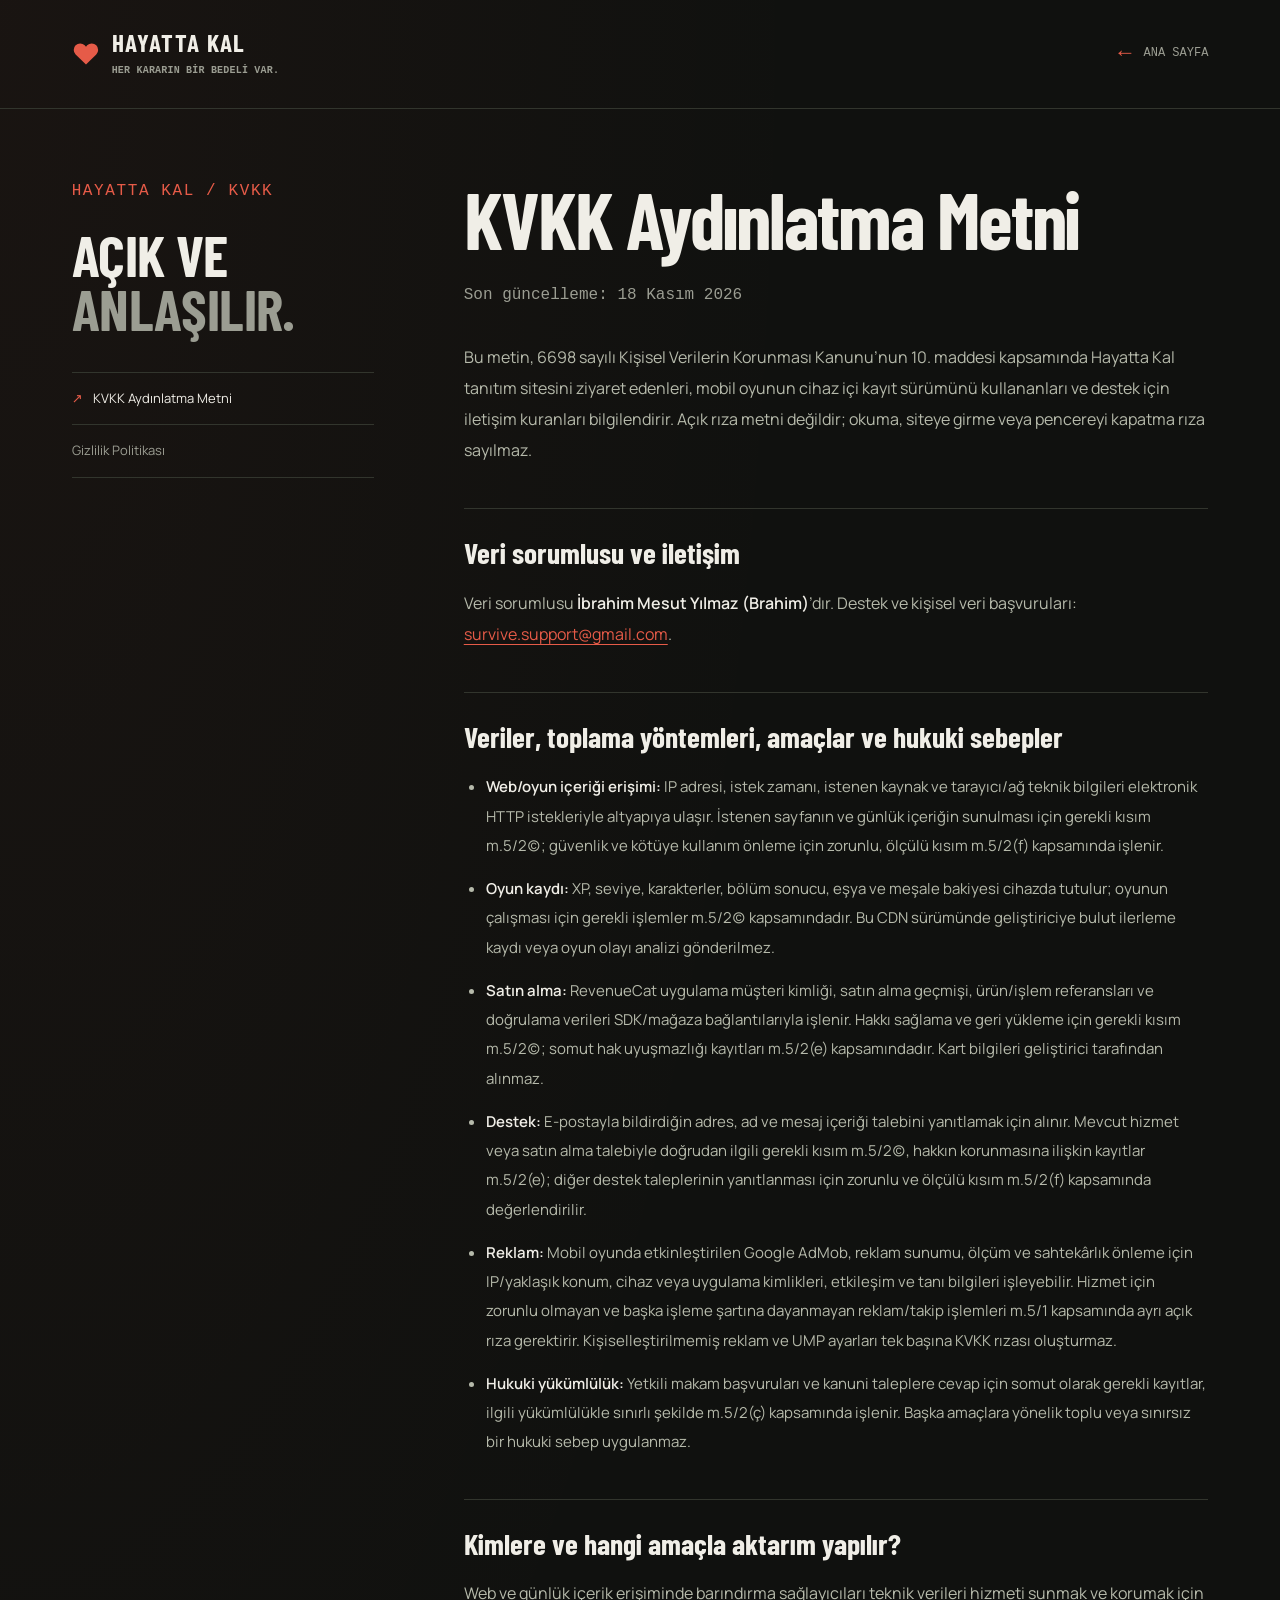
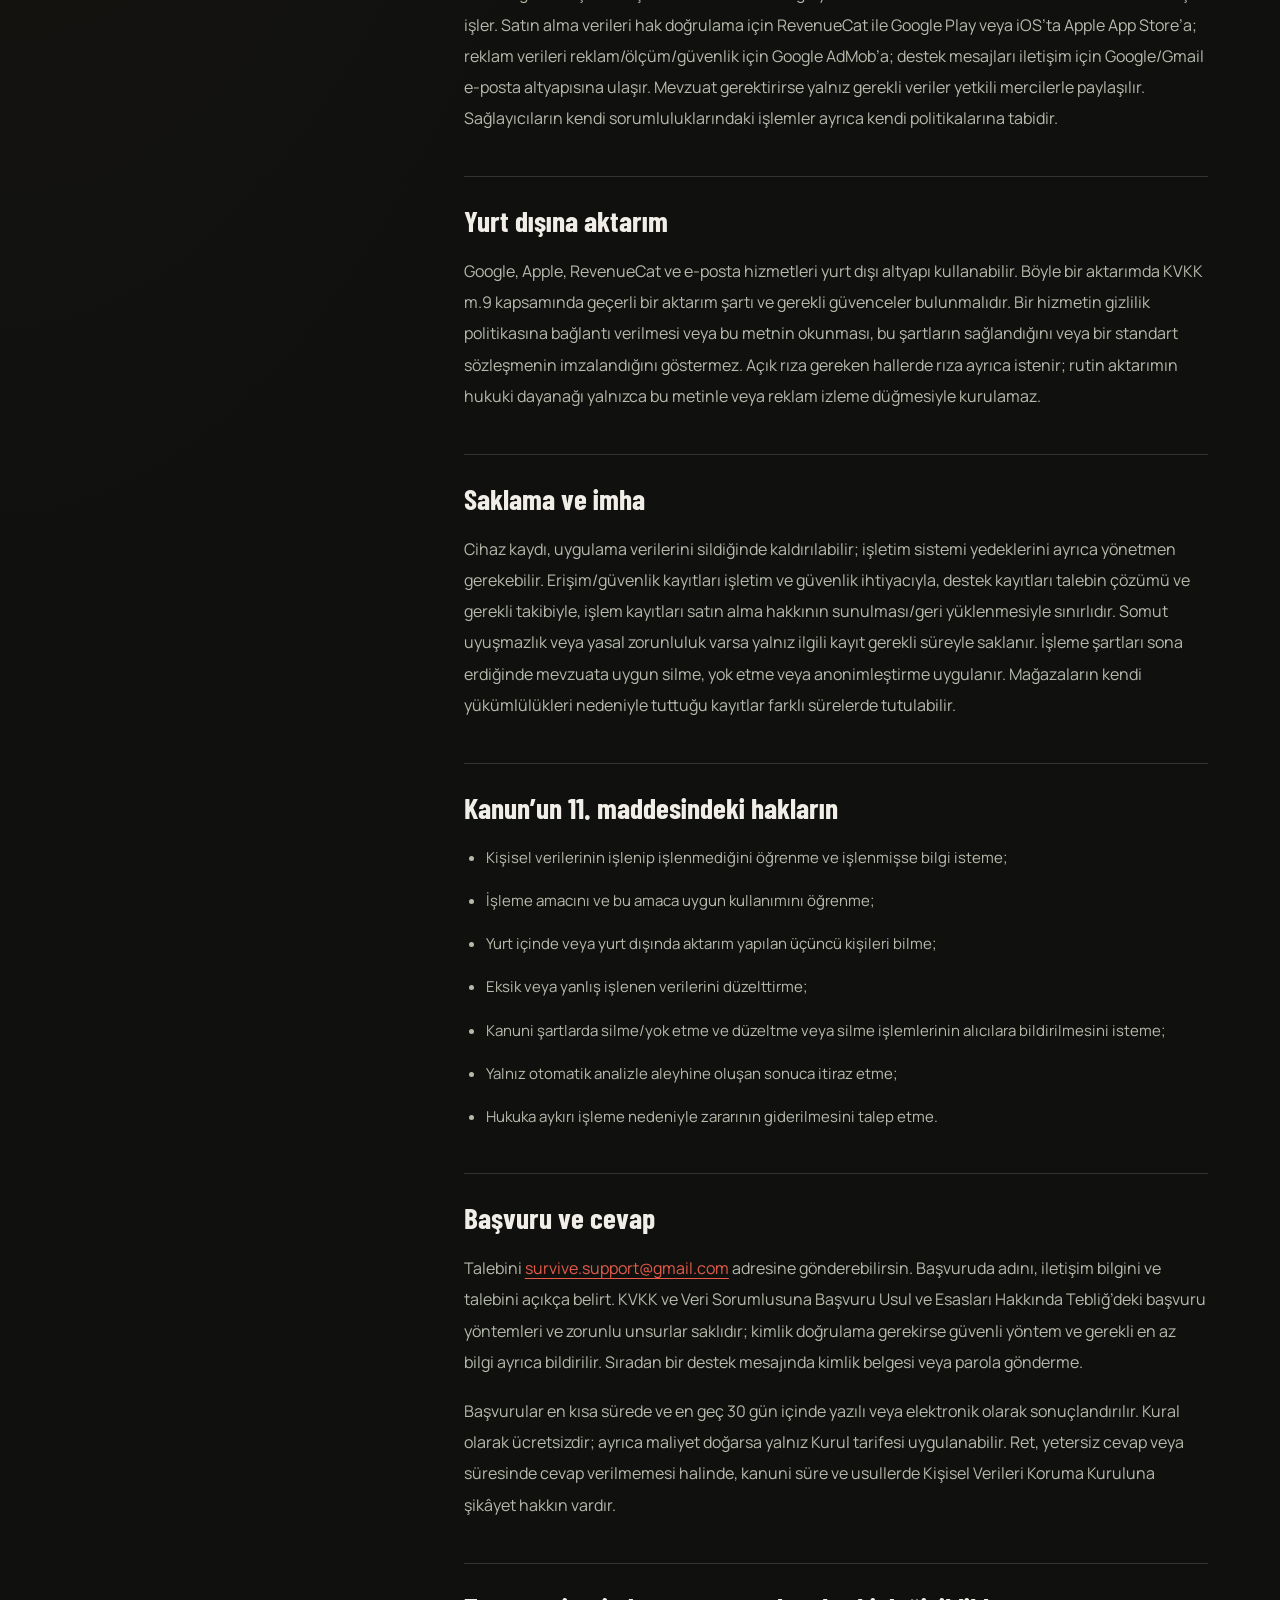
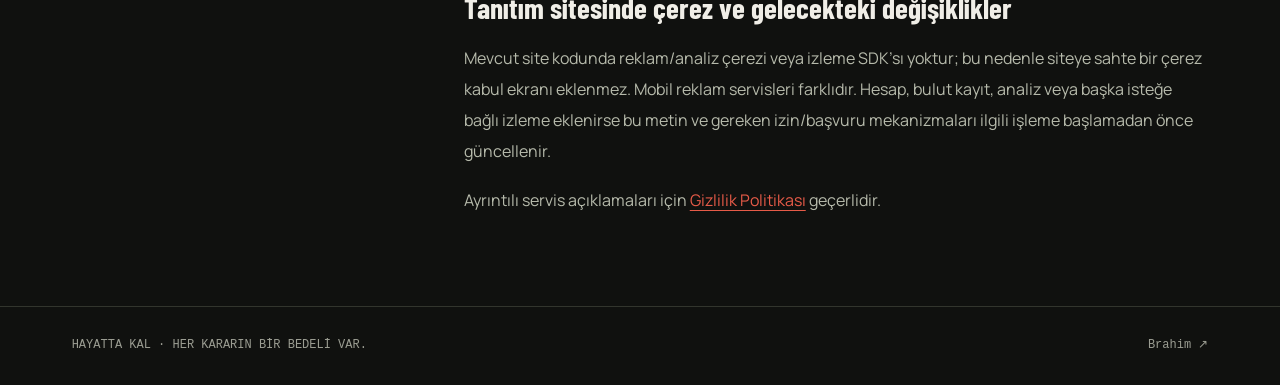
<file: kvkk.html>
<!doctype html>
<html lang="tr">
<head>
  <meta charset="utf-8">
  <meta name="viewport" content="width=device-width, initial-scale=1">
  <meta name="theme-color" content="#10110f">
  <title>Hayatta Kal — KVKK Aydınlatma Metni</title>
  <meta name="description" content="Hayatta Kal KVKK Aydınlatma Metni. Veri kullanımı, hizmet sağlayıcıları ve kişisel veri başvuruları hakkında bilgi.">
  <link rel="icon" href="favicon.png" type="image/png">
  <link rel="stylesheet" href="assets/fonts/fonts.css">
  <link rel="stylesheet" href="styles.css">
  <style>
    .legal-page{background:radial-gradient(ellipse at 0 0,#e65b480b,transparent 45%),var(--bg)}
    .legal-header{max-width:1504px;margin:auto;padding:30px var(--gutter);display:flex;align-items:center;justify-content:space-between;gap:24px;border-bottom:1px solid var(--line)}
    .legal-header .brand{min-width:0}.legal-header .brand>span{font-size:25px}.legal-header .brand small{font-size:10px}
    .legal-back{display:flex;align-items:center;gap:12px;min-height:44px;font-family:var(--mono);font-size:12px;color:var(--muted);white-space:nowrap;transition:color .2s}
    .legal-back:hover{color:var(--red)}.legal-back span{font-size:22px;color:var(--red)}
    .legal-layout{max-width:1504px;margin:auto;padding:70px var(--gutter) 90px;display:grid;grid-template-columns:minmax(180px,.65fr) minmax(0,1.6fr);gap:clamp(40px,7vw,110px)}
    .legal-aside{position:sticky;top:40px;align-self:start}.legal-aside>.eyebrow{color:var(--red)}
    .legal-aside strong{display:block;margin:22px 0;font:700 clamp(40px,4.5vw,68px)/.95 var(--display);text-transform:uppercase;letter-spacing:-.01em}.legal-aside strong span{color:var(--muted)}
    .legal-nav{display:flex;flex-direction:column;margin-top:36px;border-top:1px solid var(--line)}.legal-nav a{padding:14px 0;border-bottom:1px solid var(--line);font-size:13px;color:var(--muted);transition:color .2s}.legal-nav a:hover,.legal-nav a[aria-current="page"]{color:var(--ink)}.legal-nav a[aria-current="page"]::before{content:'↗';color:var(--red);margin-right:10px}
    .legal-content{min-width:0}.legal-content h1{font:700 clamp(48px,6.2vw,88px)/1 var(--display);letter-spacing:-.025em;margin-bottom:22px;overflow-wrap:anywhere}
    .legal-content h2{font:600 clamp(23px,2.3vw,30px)/1.25 var(--display);margin:42px 0 16px;padding-top:26px;border-top:1px solid var(--line);color:var(--ink)}
    .legal-content p,.legal-content ul{font-size:15px;line-height:1.95;color:#b6baab}.legal-content p+p{margin-top:18px}.legal-content .date{font-family:var(--mono);font-size:12px;color:var(--muted);margin-bottom:30px}.legal-content strong{color:var(--ink);font-weight:600}.legal-content ul{padding-left:22px}.legal-content li+li{margin-top:14px}.legal-content a{color:var(--red);overflow-wrap:anywhere;text-decoration:underline;text-underline-offset:4px}.legal-content a:hover{color:#f38b7c}
    .legal-footer{max-width:1504px;margin:auto;padding:28px var(--gutter);border-top:1px solid var(--line);display:flex;align-items:center;justify-content:space-between;gap:20px;color:var(--muted);font-family:var(--mono);font-size:12px}.legal-footer a{transition:color .2s}.legal-footer a:hover{color:var(--red)}
    @media(max-width:840px){.legal-layout{grid-template-columns:1fr;padding-top:40px;gap:38px}.legal-aside{position:static}.legal-aside strong{font-size:42px;margin:16px 0}.legal-aside strong br{display:none}.legal-nav{flex-direction:row;gap:24px;margin-top:24px}.legal-nav a{border:0}.legal-header .brand small{display:none}}
    @media(max-width:480px){.legal-header{padding-block:20px;gap:14px}.legal-header .brand{gap:8px}.legal-header .brand>span{font-size:20px}.legal-header .brand-heart{width:23px;height:23px}.legal-back{font-size:11px;gap:6px}.legal-layout{padding-bottom:54px}.legal-nav{gap:18px;flex-wrap:wrap}.legal-nav a{padding:12px 0}.legal-content p,.legal-content ul{font-size:14px}.legal-footer{flex-wrap:wrap;font-size:11px}}
    @media(prefers-reduced-motion:reduce){.legal-page a{transition:none}}
  </style>
</head>
<body class="legal-page">
  <a class="skip-link" href="#icerik">İçeriğe geç</a>
  <header class="legal-header">
    <a class="brand" href="./" aria-label="Hayatta Kal ana sayfa"><svg class="brand-heart" viewBox="0 0 24 24" aria-hidden="true"><path d="M20.8 4.6a5.5 5.5 0 0 0-7.8 0L12 5.7l-1.1-1.1a5.5 5.5 0 0 0-7.8 7.8L12 21l8.8-8.6a5.5 5.5 0 0 0 0-7.8Z"/></svg><span>HAYATTA KAL<small>HER KARARIN BİR BEDELİ VAR.</small></span></a>
    <a class="legal-back" href="./"><span aria-hidden="true">←</span> ANA SAYFA</a>
  </header>
  <main class="legal-layout">
    <aside class="legal-aside" aria-label="Bilgilendirme sayfaları">
      <p class="eyebrow">HAYATTA KAL / KVKK</p>
      <strong>Açık ve<br> <span>anlaşılır.</span></strong>
      <nav class="legal-nav" aria-label="Yasal bilgiler"><a href="kvkk.html" aria-current="page">KVKK Aydınlatma Metni</a><a href="privacy.html">Gizlilik Politikası</a></nav>
    </aside>
    <article class="legal-content" id="icerik" aria-labelledby="kvkk-title">
      <h1 id="kvkk-title">KVKK Aydınlatma Metni</h1>
      <p class="date">Son güncelleme: 18 Kasım 2026</p>
      <p>Bu metin, 6698 sayılı Kişisel Verilerin Korunması Kanunu’nun 10. maddesi kapsamında Hayatta Kal tanıtım
        sitesini ziyaret edenleri, mobil oyunun cihaz içi kayıt sürümünü kullananları ve destek için iletişim kuranları
        bilgilendirir. Açık rıza metni değildir; okuma, siteye girme veya pencereyi kapatma rıza sayılmaz.</p>
      <h2>Veri sorumlusu ve iletişim</h2>
      <p>Veri sorumlusu <strong>İbrahim Mesut Yılmaz (Brahim)</strong>’dır. Destek ve kişisel veri başvuruları: <a
          href="mailto:survive.support@gmail.com?subject=KVKK%20basvurusu">survive.support@gmail.com</a>.</p>
      <h2>Veriler, toplama yöntemleri, amaçlar ve hukuki sebepler</h2>
      <ul>
        <li><strong>Web/oyun içeriği erişimi:</strong> IP adresi, istek zamanı, istenen kaynak ve tarayıcı/ağ teknik
          bilgileri elektronik HTTP istekleriyle altyapıya ulaşır. İstenen sayfanın ve günlük içeriğin sunulması için
          gerekli kısım m.5/2(c); güvenlik ve kötüye kullanım önleme için zorunlu, ölçülü kısım m.5/2(f) kapsamında
          işlenir.</li>
        <li><strong>Oyun kaydı:</strong> XP, seviye, karakterler, bölüm sonucu, eşya ve meşale bakiyesi cihazda tutulur;
          oyunun çalışması için gerekli işlemler m.5/2(c) kapsamındadır. Bu CDN sürümünde geliştiriciye bulut ilerleme
          kaydı veya oyun olayı analizi gönderilmez.</li>
        <li><strong>Satın alma:</strong> RevenueCat uygulama müşteri kimliği, satın alma geçmişi, ürün/işlem
          referansları ve doğrulama verileri SDK/mağaza bağlantılarıyla işlenir. Hakkı sağlama ve geri yükleme için
          gerekli kısım m.5/2(c); somut hak uyuşmazlığı kayıtları m.5/2(e) kapsamındadır. Kart bilgileri geliştirici
          tarafından alınmaz.</li>
        <li><strong>Destek:</strong> E-postayla bildirdiğin adres, ad ve mesaj içeriği talebini yanıtlamak için alınır.
          Mevcut hizmet veya satın alma talebiyle doğrudan ilgili gerekli kısım m.5/2(c), hakkın korunmasına ilişkin
          kayıtlar m.5/2(e); diğer destek taleplerinin yanıtlanması için zorunlu ve ölçülü kısım m.5/2(f) kapsamında
          değerlendirilir.</li>
        <li><strong>Reklam:</strong> Mobil oyunda etkinleştirilen Google AdMob, reklam sunumu, ölçüm ve sahtekârlık
          önleme için IP/yaklaşık konum, cihaz veya uygulama kimlikleri, etkileşim ve tanı bilgileri işleyebilir. Hizmet
          için zorunlu olmayan ve başka işleme şartına dayanmayan reklam/takip işlemleri m.5/1 kapsamında ayrı açık rıza
          gerektirir. Kişiselleştirilmemiş reklam ve UMP ayarları tek başına KVKK rızası oluşturmaz.</li>
        <li><strong>Hukuki yükümlülük:</strong> Yetkili makam başvuruları ve kanuni taleplere cevap için somut olarak
          gerekli kayıtlar, ilgili yükümlülükle sınırlı şekilde m.5/2(ç) kapsamında işlenir. Başka amaçlara yönelik
          toplu veya sınırsız bir hukuki sebep uygulanmaz.</li>
      </ul>
      <h2>Kimlere ve hangi amaçla aktarım yapılır?</h2>
      <p>Web ve günlük içerik erişiminde barındırma sağlayıcıları teknik verileri hizmeti sunmak ve korumak için işler.
        Satın alma verileri hak doğrulama için RevenueCat ile Google Play veya iOS’ta Apple App Store’a; reklam verileri
        reklam/ölçüm/güvenlik için Google AdMob’a; destek mesajları iletişim için Google/Gmail e-posta altyapısına
        ulaşır. Mevzuat gerektirirse yalnız gerekli veriler yetkili mercilerle paylaşılır. Sağlayıcıların kendi
        sorumluluklarındaki işlemler ayrıca kendi politikalarına tabidir.</p>
      <h2>Yurt dışına aktarım</h2>
      <p>Google, Apple, RevenueCat ve e-posta hizmetleri yurt dışı altyapı kullanabilir. Böyle bir aktarımda KVKK m.9
        kapsamında geçerli bir aktarım şartı ve gerekli güvenceler bulunmalıdır. Bir hizmetin gizlilik politikasına
        bağlantı verilmesi veya bu metnin okunması, bu şartların sağlandığını veya bir standart sözleşmenin
        imzalandığını göstermez. Açık rıza gereken hallerde rıza ayrıca istenir; rutin aktarımın hukuki dayanağı
        yalnızca bu metinle veya reklam izleme düğmesiyle kurulamaz.</p>
      <h2>Saklama ve imha</h2>
      <p>Cihaz kaydı, uygulama verilerini sildiğinde kaldırılabilir; işletim sistemi yedeklerini ayrıca yönetmen
        gerekebilir. Erişim/güvenlik kayıtları işletim ve güvenlik ihtiyacıyla, destek kayıtları talebin çözümü ve
        gerekli takibiyle, işlem kayıtları satın alma hakkının sunulması/geri yüklenmesiyle sınırlıdır. Somut uyuşmazlık
        veya yasal zorunluluk varsa yalnız ilgili kayıt gerekli süreyle saklanır. İşleme şartları sona erdiğinde
        mevzuata uygun silme, yok etme veya anonimleştirme uygulanır. Mağazaların kendi yükümlülükleri nedeniyle tuttuğu
        kayıtlar farklı sürelerde tutulabilir.</p>
      <h2>Kanun’un 11. maddesindeki hakların</h2>
      <ul>
        <li>Kişisel verilerinin işlenip işlenmediğini öğrenme ve işlenmişse bilgi isteme;</li>
        <li>İşleme amacını ve bu amaca uygun kullanımını öğrenme;</li>
        <li>Yurt içinde veya yurt dışında aktarım yapılan üçüncü kişileri bilme;</li>
        <li>Eksik veya yanlış işlenen verilerini düzelttirme;</li>
        <li>Kanuni şartlarda silme/yok etme ve düzeltme veya silme işlemlerinin alıcılara bildirilmesini isteme;</li>
        <li>Yalnız otomatik analizle aleyhine oluşan sonuca itiraz etme;</li>
        <li>Hukuka aykırı işleme nedeniyle zararının giderilmesini talep etme.</li>
      </ul>
      <h2>Başvuru ve cevap</h2>
      <p>Talebini <a href="mailto:survive.support@gmail.com?subject=KVKK%20basvurusu">survive.support@gmail.com</a>
        adresine gönderebilirsin. Başvuruda adını, iletişim bilgini ve talebini açıkça belirt. KVKK ve Veri Sorumlusuna
        Başvuru Usul ve Esasları Hakkında Tebliğ’deki başvuru yöntemleri ve zorunlu unsurlar saklıdır; kimlik doğrulama
        gerekirse güvenli yöntem ve gerekli en az bilgi ayrıca bildirilir. Sıradan bir destek mesajında kimlik belgesi
        veya parola gönderme.</p>
      <p>Başvurular en kısa sürede ve en geç 30 gün içinde yazılı veya elektronik olarak sonuçlandırılır. Kural olarak
        ücretsizdir; ayrıca maliyet doğarsa yalnız Kurul tarifesi uygulanabilir. Ret, yetersiz cevap veya süresinde
        cevap verilmemesi halinde, kanuni süre ve usullerde Kişisel Verileri Koruma Kuruluna şikâyet hakkın vardır.</p>
      <h2>Tanıtım sitesinde çerez ve gelecekteki değişiklikler</h2>
      <p>Mevcut site kodunda reklam/analiz çerezi veya izleme SDK’sı yoktur; bu nedenle siteye sahte bir çerez kabul
        ekranı eklenmez. Mobil reklam servisleri farklıdır. Hesap, bulut kayıt, analiz veya başka isteğe bağlı izleme
        eklenirse bu metin ve gereken izin/başvuru mekanizmaları ilgili işleme başlamadan önce güncellenir.</p>
      <p>Ayrıntılı servis açıklamaları için <a href="privacy.html">Gizlilik Politikası</a> geçerlidir.</p>
    </article>
  </main>
  <footer class="legal-footer"><span>HAYATTA KAL · HER KARARIN BİR BEDELİ VAR.</span><a href="https://github.com/imyilmaz" target="_blank" rel="noopener noreferrer">Brahim ↗</a></footer>
</body>
</html>
</file>
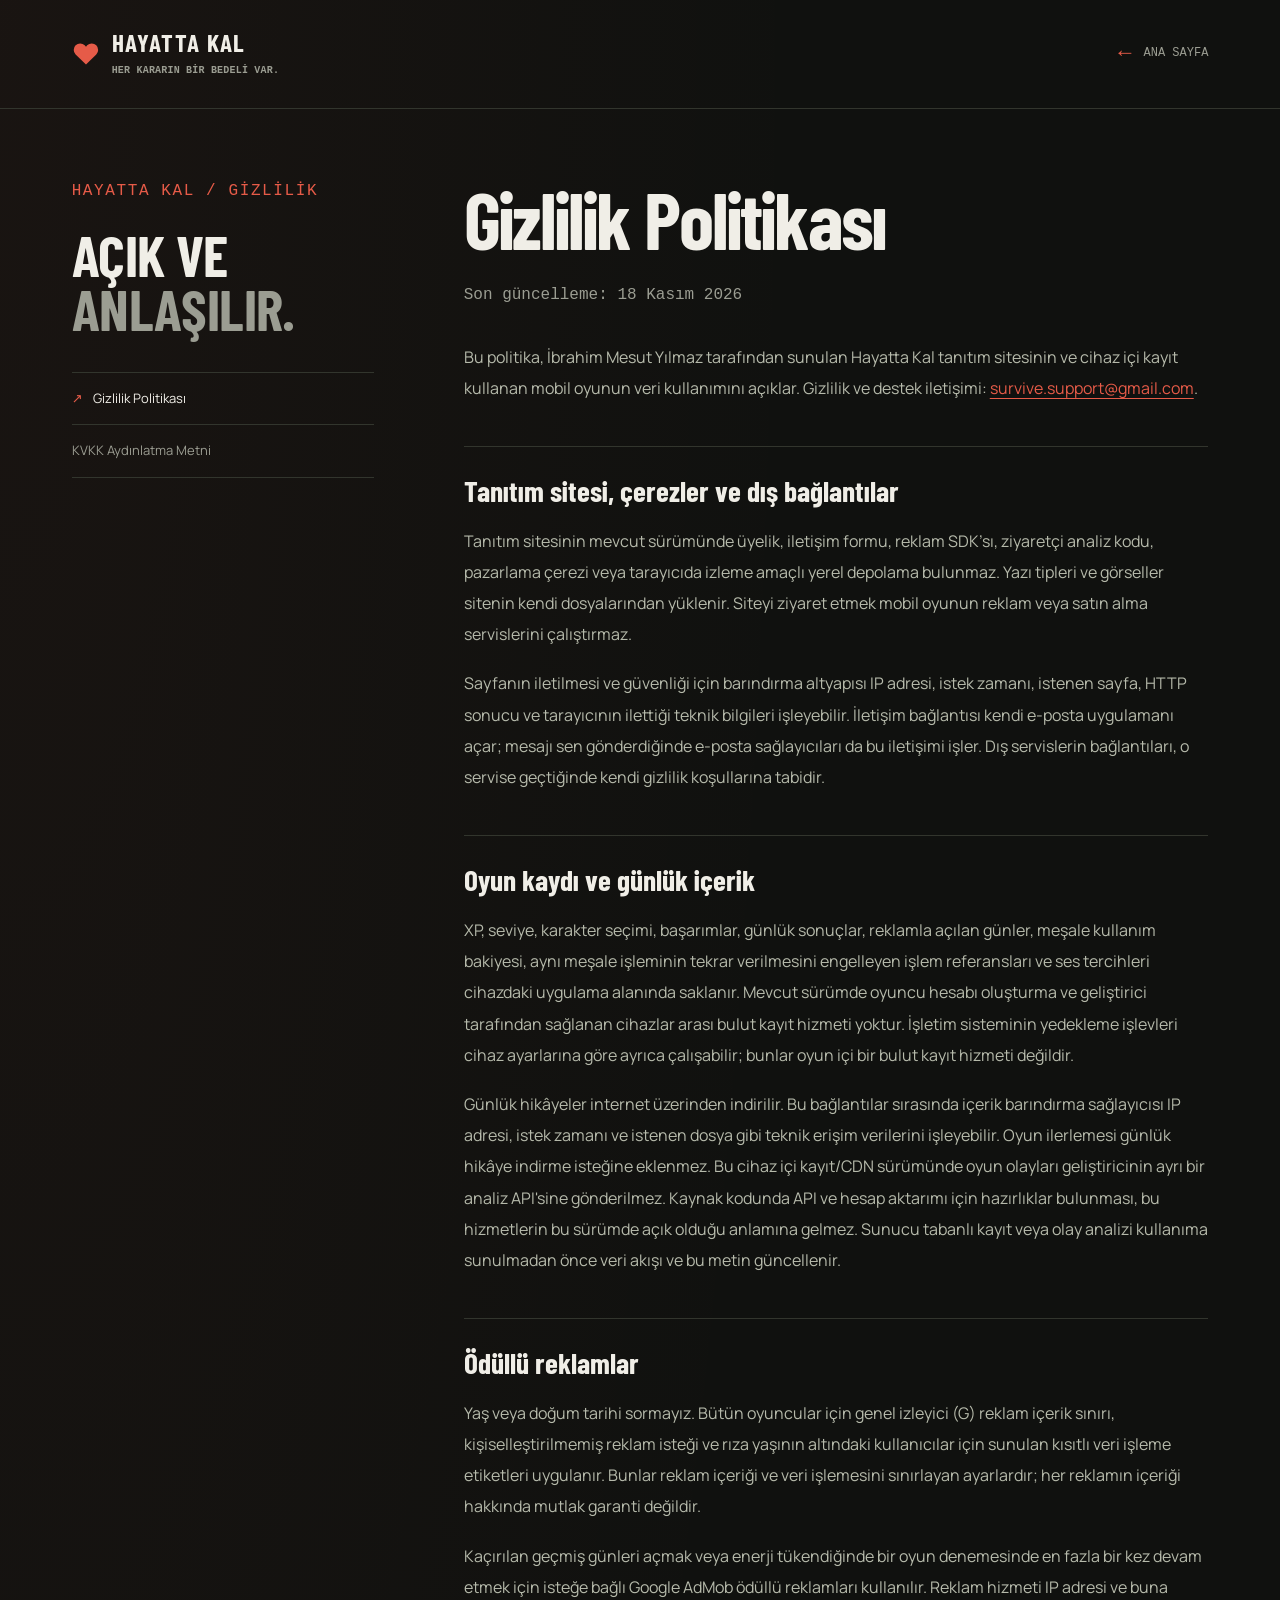
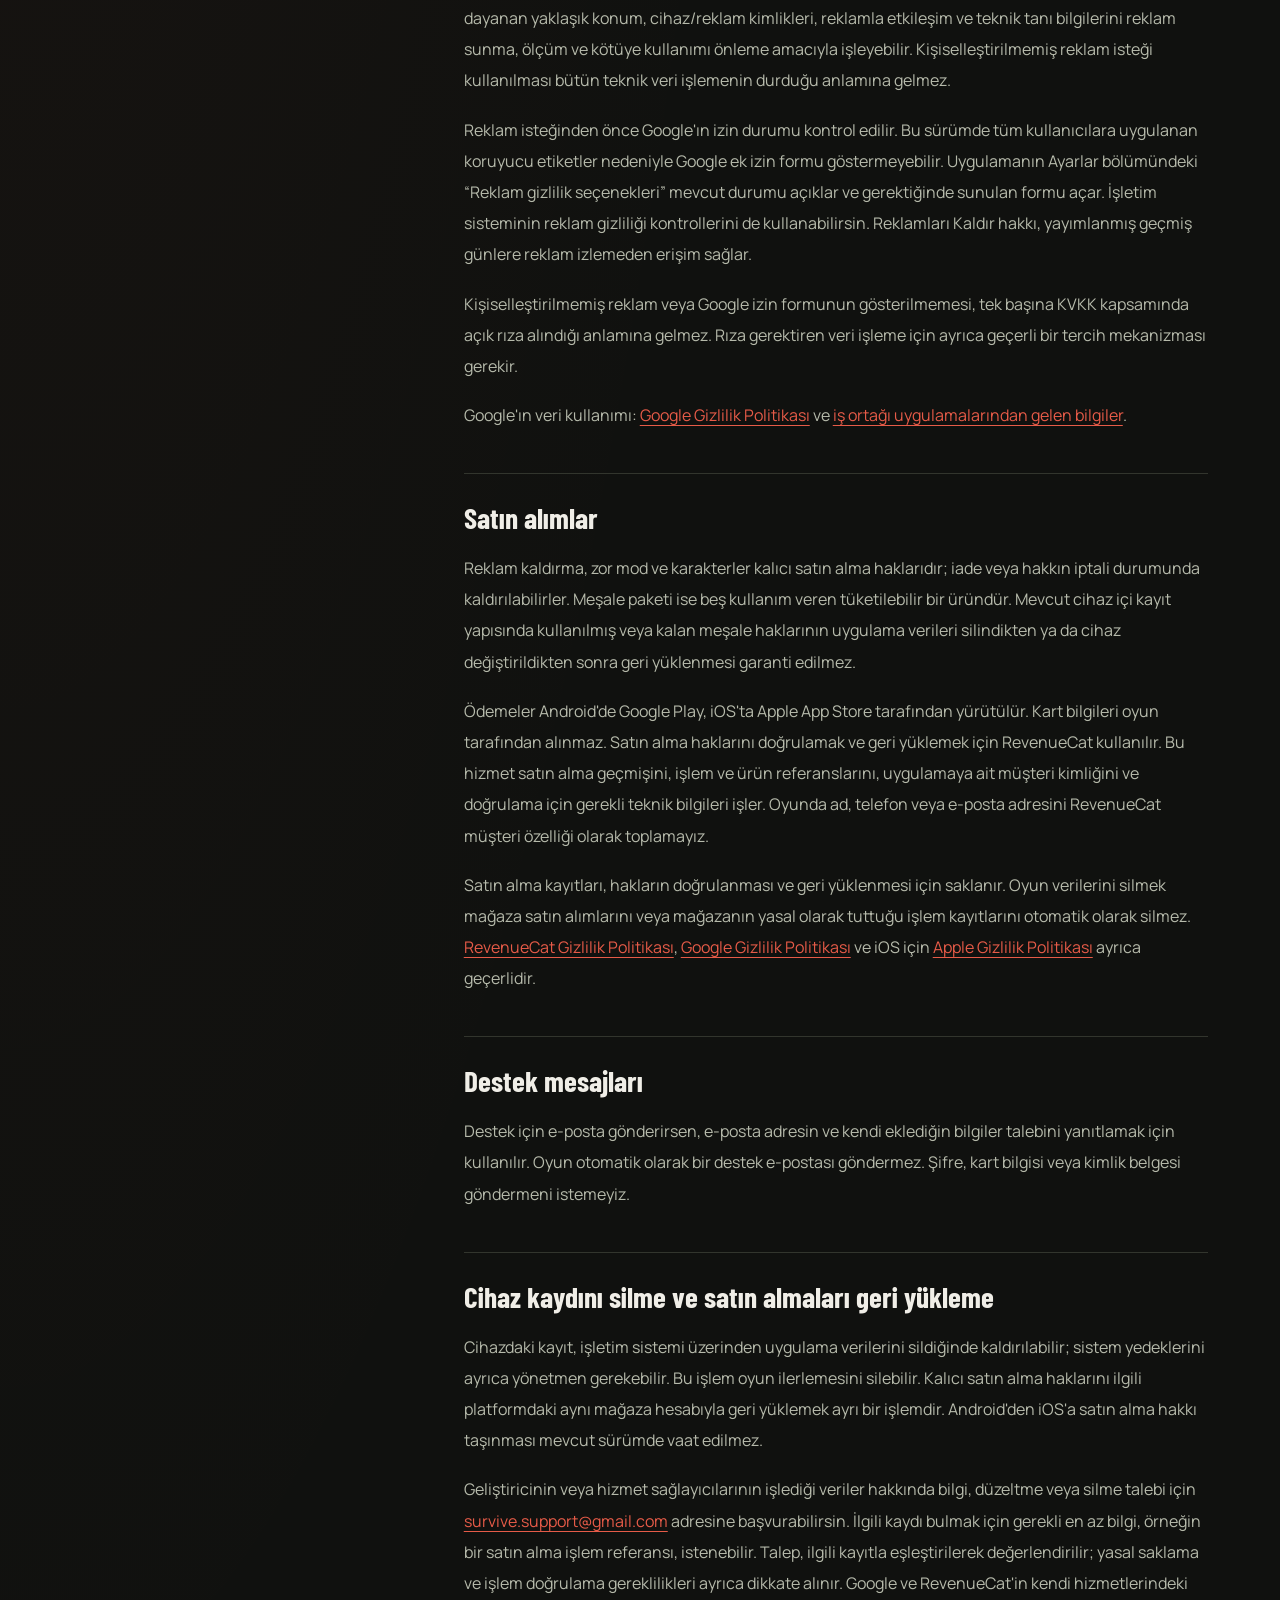
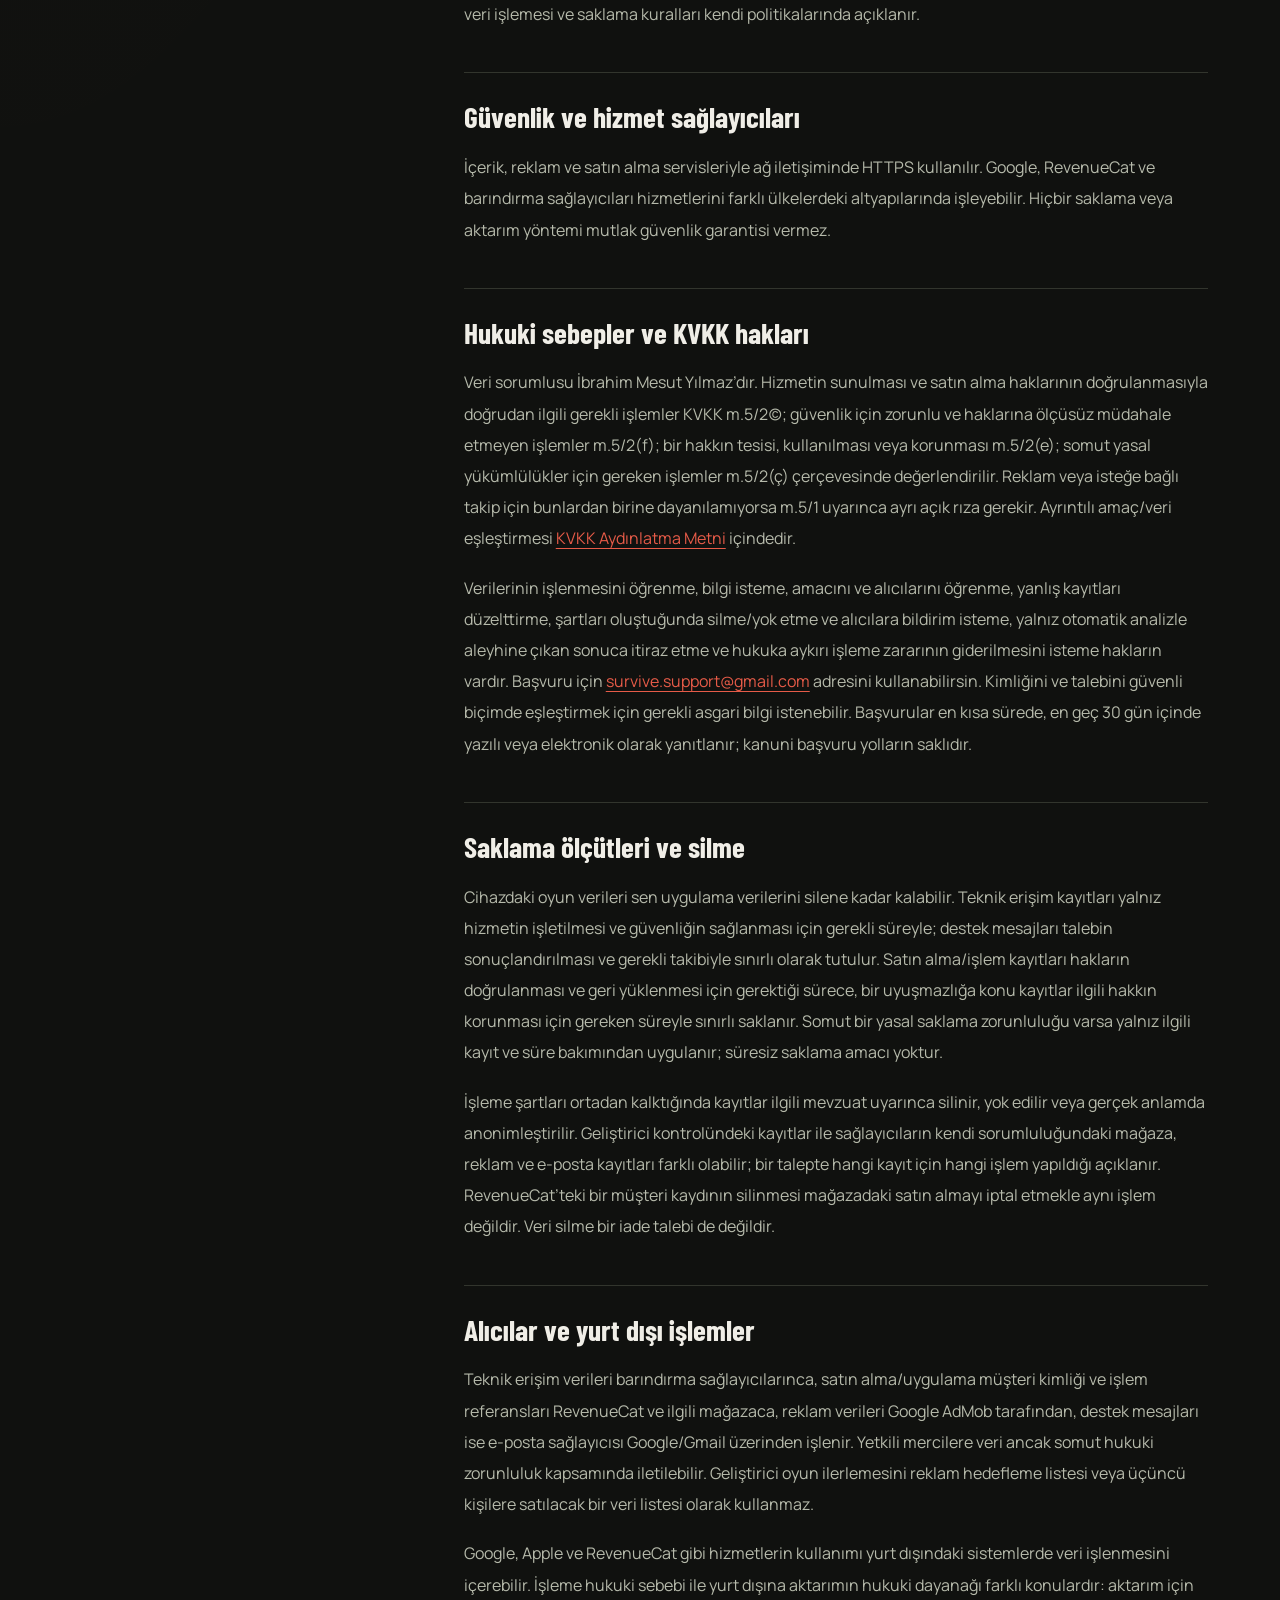
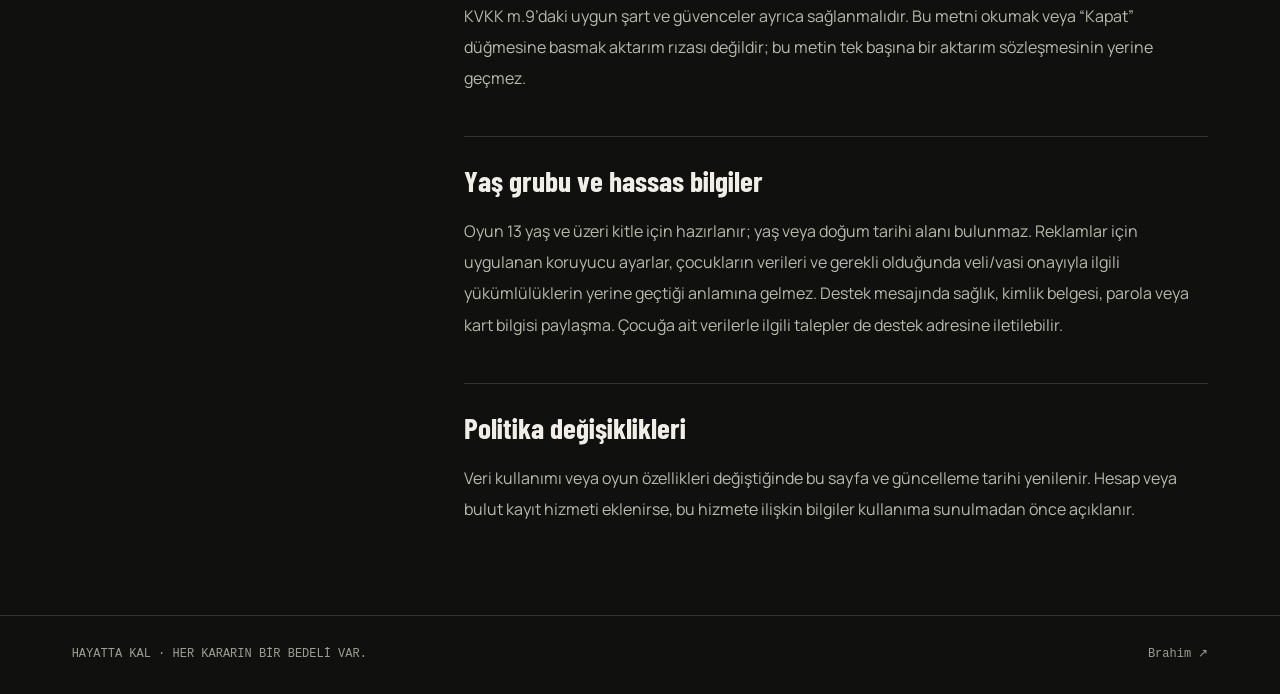
<file: privacy.html>
<!doctype html>
<html lang="tr">
<head>
  <meta charset="utf-8">
  <meta name="viewport" content="width=device-width, initial-scale=1">
  <meta name="theme-color" content="#10110f">
  <title>Hayatta Kal — Gizlilik Politikası</title>
  <meta name="description" content="Hayatta Kal Gizlilik Politikası. Veri kullanımı, hizmet sağlayıcıları ve kişisel veri başvuruları hakkında bilgi.">
  <link rel="icon" href="favicon.png" type="image/png">
  <link rel="stylesheet" href="assets/fonts/fonts.css">
  <link rel="stylesheet" href="styles.css">
  <style>
    .legal-page{background:radial-gradient(ellipse at 0 0,#e65b480b,transparent 45%),var(--bg)}
    .legal-header{max-width:1504px;margin:auto;padding:30px var(--gutter);display:flex;align-items:center;justify-content:space-between;gap:24px;border-bottom:1px solid var(--line)}
    .legal-header .brand{min-width:0}.legal-header .brand>span{font-size:25px}.legal-header .brand small{font-size:10px}
    .legal-back{display:flex;align-items:center;gap:12px;min-height:44px;font-family:var(--mono);font-size:12px;color:var(--muted);white-space:nowrap;transition:color .2s}
    .legal-back:hover{color:var(--red)}.legal-back span{font-size:22px;color:var(--red)}
    .legal-layout{max-width:1504px;margin:auto;padding:70px var(--gutter) 90px;display:grid;grid-template-columns:minmax(180px,.65fr) minmax(0,1.6fr);gap:clamp(40px,7vw,110px)}
    .legal-aside{position:sticky;top:40px;align-self:start}.legal-aside>.eyebrow{color:var(--red)}
    .legal-aside strong{display:block;margin:22px 0;font:700 clamp(40px,4.5vw,68px)/.95 var(--display);text-transform:uppercase;letter-spacing:-.01em}.legal-aside strong span{color:var(--muted)}
    .legal-nav{display:flex;flex-direction:column;margin-top:36px;border-top:1px solid var(--line)}.legal-nav a{padding:14px 0;border-bottom:1px solid var(--line);font-size:13px;color:var(--muted);transition:color .2s}.legal-nav a:hover,.legal-nav a[aria-current="page"]{color:var(--ink)}.legal-nav a[aria-current="page"]::before{content:'↗';color:var(--red);margin-right:10px}
    .legal-content{min-width:0}.legal-content h1{font:700 clamp(48px,6.2vw,88px)/1 var(--display);letter-spacing:-.025em;margin-bottom:22px;overflow-wrap:anywhere}
    .legal-content h2{font:600 clamp(23px,2.3vw,30px)/1.25 var(--display);margin:42px 0 16px;padding-top:26px;border-top:1px solid var(--line);color:var(--ink)}
    .legal-content p,.legal-content ul{font-size:15px;line-height:1.95;color:#b6baab}.legal-content p+p{margin-top:18px}.legal-content .date{font-family:var(--mono);font-size:12px;color:var(--muted);margin-bottom:30px}.legal-content strong{color:var(--ink);font-weight:600}.legal-content ul{padding-left:22px}.legal-content li+li{margin-top:14px}.legal-content a{color:var(--red);overflow-wrap:anywhere;text-decoration:underline;text-underline-offset:4px}.legal-content a:hover{color:#f38b7c}
    .legal-footer{max-width:1504px;margin:auto;padding:28px var(--gutter);border-top:1px solid var(--line);display:flex;align-items:center;justify-content:space-between;gap:20px;color:var(--muted);font-family:var(--mono);font-size:12px}.legal-footer a{transition:color .2s}.legal-footer a:hover{color:var(--red)}
    @media(max-width:840px){.legal-layout{grid-template-columns:1fr;padding-top:40px;gap:38px}.legal-aside{position:static}.legal-aside strong{font-size:42px;margin:16px 0}.legal-aside strong br{display:none}.legal-nav{flex-direction:row;gap:24px;margin-top:24px}.legal-nav a{border:0}.legal-header .brand small{display:none}}
    @media(max-width:480px){.legal-header{padding-block:20px;gap:14px}.legal-header .brand{gap:8px}.legal-header .brand>span{font-size:20px}.legal-header .brand-heart{width:23px;height:23px}.legal-back{font-size:11px;gap:6px}.legal-layout{padding-bottom:54px}.legal-nav{gap:18px;flex-wrap:wrap}.legal-nav a{padding:12px 0}.legal-content p,.legal-content ul{font-size:14px}.legal-footer{flex-wrap:wrap;font-size:11px}}
    @media(prefers-reduced-motion:reduce){.legal-page a{transition:none}}
  </style>
</head>
<body class="legal-page">
  <a class="skip-link" href="#icerik">İçeriğe geç</a>
  <header class="legal-header">
    <a class="brand" href="./" aria-label="Hayatta Kal ana sayfa"><svg class="brand-heart" viewBox="0 0 24 24" aria-hidden="true"><path d="M20.8 4.6a5.5 5.5 0 0 0-7.8 0L12 5.7l-1.1-1.1a5.5 5.5 0 0 0-7.8 7.8L12 21l8.8-8.6a5.5 5.5 0 0 0 0-7.8Z"/></svg><span>HAYATTA KAL<small>HER KARARIN BİR BEDELİ VAR.</small></span></a>
    <a class="legal-back" href="./"><span aria-hidden="true">←</span> ANA SAYFA</a>
  </header>
  <main class="legal-layout">
    <aside class="legal-aside" aria-label="Bilgilendirme sayfaları">
      <p class="eyebrow">HAYATTA KAL / GİZLİLİK</p>
      <strong>Açık ve<br> <span>anlaşılır.</span></strong>
      <nav class="legal-nav" aria-label="Yasal bilgiler"><a href="privacy.html" aria-current="page">Gizlilik Politikası</a><a href="kvkk.html">KVKK Aydınlatma Metni</a></nav>
    </aside>
    <article class="legal-content" id="icerik" aria-labelledby="privacy-title">
      <h1 id="privacy-title">Gizlilik Politikası</h1>
      <p class="date">Son güncelleme: 18 Kasım 2026</p>
      <p>Bu politika, İbrahim Mesut Yılmaz tarafından sunulan Hayatta Kal tanıtım sitesinin ve cihaz içi kayıt kullanan
        mobil oyunun veri kullanımını açıklar. Gizlilik ve destek iletişimi: <a
          href="mailto:survive.support@gmail.com">survive.support@gmail.com</a>.</p>


      <h2>Tanıtım sitesi, çerezler ve dış bağlantılar</h2>
      <p>Tanıtım sitesinin mevcut sürümünde üyelik, iletişim formu, reklam SDK’sı, ziyaretçi analiz kodu, pazarlama
        çerezi veya tarayıcıda izleme amaçlı yerel depolama bulunmaz. Yazı tipleri ve görseller sitenin kendi
        dosyalarından yüklenir. Siteyi ziyaret etmek mobil oyunun reklam veya satın alma servislerini çalıştırmaz.</p>
      <p>Sayfanın iletilmesi ve güvenliği için barındırma altyapısı IP adresi, istek zamanı, istenen sayfa, HTTP sonucu
        ve tarayıcının ilettiği teknik bilgileri işleyebilir. İletişim bağlantısı kendi e-posta uygulamanı açar; mesajı
        sen gönderdiğinde e-posta sağlayıcıları da bu iletişimi işler. Dış servislerin bağlantıları, o servise
        geçtiğinde kendi gizlilik koşullarına tabidir.</p>

      <h2>Oyun kaydı ve günlük içerik</h2>
      <p>XP, seviye, karakter seçimi, başarımlar, günlük sonuçlar, reklamla açılan günler, meşale kullanım bakiyesi,
        aynı meşale işleminin tekrar verilmesini engelleyen işlem referansları ve ses tercihleri cihazdaki uygulama
        alanında saklanır. Mevcut sürümde oyuncu hesabı oluşturma ve geliştirici tarafından sağlanan cihazlar arası
        bulut kayıt hizmeti yoktur. İşletim sisteminin yedekleme işlevleri cihaz ayarlarına göre ayrıca çalışabilir;
        bunlar oyun içi bir bulut kayıt hizmeti değildir.</p>
      <p>Günlük hikâyeler internet üzerinden indirilir. Bu bağlantılar sırasında içerik barındırma sağlayıcısı IP
        adresi, istek zamanı ve istenen dosya gibi teknik erişim verilerini işleyebilir. Oyun ilerlemesi günlük hikâye
        indirme isteğine eklenmez. Bu cihaz içi kayıt/CDN sürümünde oyun olayları geliştiricinin ayrı bir analiz
        API'sine gönderilmez. Kaynak kodunda API ve hesap aktarımı için hazırlıklar bulunması, bu hizmetlerin bu sürümde
        açık olduğu anlamına gelmez. Sunucu tabanlı kayıt veya olay analizi kullanıma sunulmadan önce veri akışı ve bu
        metin güncellenir.</p>

      <h2>Ödüllü reklamlar</h2>
      <p>Yaş veya doğum tarihi sormayız. Bütün oyuncular için genel izleyici (G) reklam içerik sınırı,
        kişiselleştirilmemiş reklam isteği ve rıza yaşının altındaki kullanıcılar için sunulan kısıtlı veri işleme
        etiketleri uygulanır. Bunlar reklam içeriği ve veri işlemesini sınırlayan ayarlardır; her reklamın içeriği
        hakkında mutlak garanti değildir.</p>
      <p>Kaçırılan geçmiş günleri açmak veya enerji tükendiğinde bir oyun denemesinde en fazla bir kez devam etmek için
        isteğe bağlı Google AdMob ödüllü reklamları kullanılır. Reklam hizmeti IP adresi ve buna dayanan yaklaşık konum,
        cihaz/reklam kimlikleri, reklamla etkileşim ve teknik tanı bilgilerini reklam sunma, ölçüm ve kötüye kullanımı
        önleme amacıyla işleyebilir. Kişiselleştirilmemiş reklam isteği kullanılması bütün teknik veri işlemenin durduğu
        anlamına gelmez.</p>
      <p>Reklam isteğinden önce Google'ın izin durumu kontrol edilir. Bu sürümde tüm kullanıcılara uygulanan koruyucu
        etiketler nedeniyle Google ek izin formu göstermeyebilir. Uygulamanın Ayarlar bölümündeki “Reklam gizlilik
        seçenekleri” mevcut durumu açıklar ve gerektiğinde sunulan formu açar. İşletim sisteminin reklam gizliliği
        kontrollerini de kullanabilirsin. Reklamları Kaldır hakkı, yayımlanmış geçmiş günlere reklam izlemeden erişim
        sağlar.</p>
      <p>Kişiselleştirilmemiş reklam veya Google izin formunun gösterilmemesi, tek başına KVKK kapsamında açık rıza
        alındığı anlamına gelmez. Rıza gerektiren veri işleme için ayrıca geçerli bir tercih mekanizması gerekir.</p>
      <p>Google'ın veri kullanımı: <a href="https://policies.google.com/privacy" target="_blank"
          rel="noopener noreferrer">Google Gizlilik Politikası</a> ve <a
          href="https://policies.google.com/technologies/partner-sites" target="_blank" rel="noopener noreferrer">iş
          ortağı uygulamalarından gelen bilgiler</a>.</p>

      <h2>Satın alımlar</h2>
      <p>Reklam kaldırma, zor mod ve karakterler kalıcı satın alma haklarıdır; iade veya hakkın iptali durumunda
        kaldırılabilirler. Meşale paketi ise beş kullanım veren tüketilebilir bir üründür. Mevcut cihaz içi kayıt
        yapısında kullanılmış veya kalan meşale haklarının uygulama verileri silindikten ya da cihaz değiştirildikten
        sonra geri yüklenmesi garanti edilmez.</p>
      <p>Ödemeler Android'de Google Play, iOS'ta Apple App Store tarafından yürütülür. Kart bilgileri oyun tarafından
        alınmaz. Satın alma haklarını doğrulamak ve geri yüklemek için RevenueCat kullanılır. Bu hizmet satın alma
        geçmişini, işlem ve ürün referanslarını, uygulamaya ait müşteri kimliğini ve doğrulama için gerekli teknik
        bilgileri işler. Oyunda ad, telefon veya e-posta adresini RevenueCat müşteri özelliği olarak toplamayız.</p>
      <p>Satın alma kayıtları, hakların doğrulanması ve geri yüklenmesi için saklanır. Oyun verilerini silmek mağaza
        satın alımlarını veya mağazanın yasal olarak tuttuğu işlem kayıtlarını otomatik olarak silmez. <a
          href="https://www.revenuecat.com/privacy" target="_blank" rel="noopener noreferrer">RevenueCat Gizlilik
          Politikası</a>, <a href="https://policies.google.com/privacy" target="_blank" rel="noopener noreferrer">Google
          Gizlilik Politikası</a> ve iOS için <a href="https://www.apple.com/legal/privacy/" target="_blank"
          rel="noopener noreferrer">Apple Gizlilik Politikası</a> ayrıca geçerlidir.</p>

      <h2>Destek mesajları</h2>
      <p>Destek için e-posta gönderirsen, e-posta adresin ve kendi eklediğin bilgiler talebini yanıtlamak için
        kullanılır. Oyun otomatik olarak bir destek e-postası göndermez. Şifre, kart bilgisi veya kimlik belgesi
        göndermeni istemeyiz.</p>

      <h2>Cihaz kaydını silme ve satın almaları geri yükleme</h2>
      <p>Cihazdaki kayıt, işletim sistemi üzerinden uygulama verilerini sildiğinde kaldırılabilir; sistem yedeklerini
        ayrıca yönetmen gerekebilir. Bu işlem oyun ilerlemesini silebilir. Kalıcı satın alma haklarını ilgili
        platformdaki aynı mağaza hesabıyla geri yüklemek ayrı bir işlemdir. Android'den iOS'a satın alma hakkı taşınması
        mevcut sürümde vaat edilmez.</p>
      <p>Geliştiricinin veya hizmet sağlayıcılarının işlediği veriler hakkında bilgi, düzeltme veya silme talebi için <a
          href="mailto:survive.support@gmail.com?subject=Hayatta%20Kal%20gizlilik%20talebi">survive.support@gmail.com</a>
        adresine başvurabilirsin. İlgili kaydı bulmak için gerekli en az bilgi, örneğin bir satın alma işlem referansı,
        istenebilir. Talep, ilgili kayıtla eşleştirilerek değerlendirilir; yasal saklama ve işlem doğrulama
        gereklilikleri ayrıca dikkate alınır. Google ve RevenueCat'in kendi hizmetlerindeki veri işlemesi ve saklama
        kuralları kendi politikalarında açıklanır.</p>

      <h2>Güvenlik ve hizmet sağlayıcıları</h2>
      <p>İçerik, reklam ve satın alma servisleriyle ağ iletişiminde HTTPS kullanılır. Google, RevenueCat ve barındırma
        sağlayıcıları hizmetlerini farklı ülkelerdeki altyapılarında işleyebilir. Hiçbir saklama veya aktarım yöntemi
        mutlak güvenlik garantisi vermez.</p>


      <h2>Hukuki sebepler ve KVKK hakları</h2>
      <p>Veri sorumlusu İbrahim Mesut Yılmaz’dır. Hizmetin sunulması ve satın alma haklarının doğrulanmasıyla doğrudan
        ilgili gerekli işlemler KVKK m.5/2(c); güvenlik için zorunlu ve haklarına ölçüsüz müdahale etmeyen işlemler
        m.5/2(f); bir hakkın tesisi, kullanılması veya korunması m.5/2(e); somut yasal yükümlülükler için gereken
        işlemler m.5/2(ç) çerçevesinde değerlendirilir. Reklam veya isteğe bağlı takip için bunlardan birine
        dayanılamıyorsa m.5/1 uyarınca ayrı açık rıza gerekir. Ayrıntılı amaç/veri eşleştirmesi <a href="kvkk.html">KVKK
          Aydınlatma Metni</a> içindedir.</p>
      <p>Verilerinin işlenmesini öğrenme, bilgi isteme, amacını ve alıcılarını öğrenme, yanlış kayıtları düzelttirme,
        şartları oluştuğunda silme/yok etme ve alıcılara bildirim isteme, yalnız otomatik analizle aleyhine çıkan sonuca
        itiraz etme ve hukuka aykırı işleme zararının giderilmesini isteme hakların vardır. Başvuru için <a
          href="mailto:survive.support@gmail.com?subject=KVKK%20basvurusu">survive.support@gmail.com</a> adresini
        kullanabilirsin. Kimliğini ve talebini güvenli biçimde eşleştirmek için gerekli asgari bilgi istenebilir.
        Başvurular en kısa sürede, en geç 30 gün içinde yazılı veya elektronik olarak yanıtlanır; kanuni başvuru
        yolların saklıdır.</p>

      <h2>Saklama ölçütleri ve silme</h2>
      <p>Cihazdaki oyun verileri sen uygulama verilerini silene kadar kalabilir. Teknik erişim kayıtları yalnız hizmetin
        işletilmesi ve güvenliğin sağlanması için gerekli süreyle; destek mesajları talebin sonuçlandırılması ve gerekli
        takibiyle sınırlı olarak tutulur. Satın alma/işlem kayıtları hakların doğrulanması ve geri yüklenmesi için
        gerektiği sürece, bir uyuşmazlığa konu kayıtlar ilgili hakkın korunması için gereken süreyle sınırlı saklanır.
        Somut bir yasal saklama zorunluluğu varsa yalnız ilgili kayıt ve süre bakımından uygulanır; süresiz saklama
        amacı yoktur.</p>
      <p>İşleme şartları ortadan kalktığında kayıtlar ilgili mevzuat uyarınca silinir, yok edilir veya gerçek anlamda
        anonimleştirilir. Geliştirici kontrolündeki kayıtlar ile sağlayıcıların kendi sorumluluğundaki mağaza, reklam ve
        e-posta kayıtları farklı olabilir; bir talepte hangi kayıt için hangi işlem yapıldığı açıklanır. RevenueCat’teki
        bir müşteri kaydının silinmesi mağazadaki satın almayı iptal etmekle aynı işlem değildir. Veri silme bir iade
        talebi de değildir.</p>

      <h2>Alıcılar ve yurt dışı işlemler</h2>
      <p>Teknik erişim verileri barındırma sağlayıcılarınca, satın alma/uygulama müşteri kimliği ve işlem referansları
        RevenueCat ve ilgili mağazaca, reklam verileri Google AdMob tarafından, destek mesajları ise e-posta sağlayıcısı
        Google/Gmail üzerinden işlenir. Yetkili mercilere veri ancak somut hukuki zorunluluk kapsamında iletilebilir.
        Geliştirici oyun ilerlemesini reklam hedefleme listesi veya üçüncü kişilere satılacak bir veri listesi olarak
        kullanmaz.</p>
      <p>Google, Apple ve RevenueCat gibi hizmetlerin kullanımı yurt dışındaki sistemlerde veri işlenmesini içerebilir.
        İşleme hukuki sebebi ile yurt dışına aktarımın hukuki dayanağı farklı konulardır: aktarım için KVKK m.9’daki
        uygun şart ve güvenceler ayrıca sağlanmalıdır. Bu metni okumak veya “Kapat” düğmesine basmak aktarım rızası
        değildir; bu metin tek başına bir aktarım sözleşmesinin yerine geçmez.</p>

      <h2>Yaş grubu ve hassas bilgiler</h2>
      <p>Oyun 13 yaş ve üzeri kitle için hazırlanır; yaş veya doğum tarihi alanı bulunmaz. Reklamlar için uygulanan
        koruyucu ayarlar, çocukların verileri ve gerekli olduğunda veli/vasi onayıyla ilgili yükümlülüklerin yerine
        geçtiği anlamına gelmez. Destek mesajında sağlık, kimlik belgesi, parola veya kart bilgisi paylaşma. Çocuğa ait
        verilerle ilgili talepler de destek adresine iletilebilir.</p>

      <h2>Politika değişiklikleri</h2>
      <p>Veri kullanımı veya oyun özellikleri değiştiğinde bu sayfa ve güncelleme tarihi yenilenir. Hesap veya bulut
        kayıt hizmeti eklenirse, bu hizmete ilişkin bilgiler kullanıma sunulmadan önce açıklanır.</p>
    </article>
  </main>
  <footer class="legal-footer"><span>HAYATTA KAL · HER KARARIN BİR BEDELİ VAR.</span><a href="https://github.com/imyilmaz" target="_blank" rel="noopener noreferrer">Brahim ↗</a></footer>
</body>
</html>
</file>
<file: assets/fonts/fonts.css>
@font-face {
  font-family: 'Barlow Condensed';
  font-style: normal;
  font-weight: 700;
  font-display: swap;
  src: url("./barlow-condensed-700-latin-ext.woff2") format('woff2');
  unicode-range: U+0100-02BA, U+02BD-02C5, U+02C7-02CC, U+02CE-02D7, U+02DD-02FF, U+0304, U+0308, U+0329, U+1D00-1DBF, U+1E00-1E9F, U+1EF2-1EFF, U+2020, U+20A0-20AB, U+20AD-20C4, U+2113, U+2C60-2C7F, U+A720-A7FF;
}
@font-face {
  font-family: 'Barlow Condensed';
  font-style: normal;
  font-weight: 700;
  font-display: swap;
  src: url("./barlow-condensed-700-latin.woff2") format('woff2');
  unicode-range: U+0000-00FF, U+0131, U+0152-0153, U+02BB-02BC, U+02C6, U+02DA, U+02DC, U+0304, U+0308, U+0329, U+2000-206F, U+20AC, U+2122, U+2191, U+2193, U+2212, U+2215, U+FEFF, U+FFFD;
}
@font-face {
  font-family: 'Manrope';
  font-style: normal;
  font-weight: 400 700;
  font-display: swap;
  src: url("./manrope-400-700-latin-ext.woff2") format('woff2');
  unicode-range: U+0100-02BA, U+02BD-02C5, U+02C7-02CC, U+02CE-02D7, U+02DD-02FF, U+0304, U+0308, U+0329, U+1D00-1DBF, U+1E00-1E9F, U+1EF2-1EFF, U+2020, U+20A0-20AB, U+20AD-20C4, U+2113, U+2C60-2C7F, U+A720-A7FF;
}
@font-face {
  font-family: 'Manrope';
  font-style: normal;
  font-weight: 400 700;
  font-display: swap;
  src: url("./manrope-400-700-latin.woff2") format('woff2');
  unicode-range: U+0000-00FF, U+0131, U+0152-0153, U+02BB-02BC, U+02C6, U+02DA, U+02DC, U+0304, U+0308, U+0329, U+2000-206F, U+20AC, U+2122, U+2191, U+2193, U+2212, U+2215, U+FEFF, U+FFFD;
}
</file>
<file: styles.css>
:root{--bg:#10110f;--surface:#181a16;--ink:#f0eee7;--muted:#9b9d92;--line:#32352d;--red:#e65b48;--olive:#bdc69e;--display:"Barlow Condensed","Arial Narrow",sans-serif;--body:"Manrope",system-ui,sans-serif;--mono:ui-monospace,SFMono-Regular,Consolas,monospace;--gutter:clamp(24px,5.6vw,88px)}
*{box-sizing:border-box}html{scroll-behavior:smooth;scroll-padding-top:110px}body{margin:0;background:var(--bg);color:var(--ink);font-family:var(--body);font-size:14px;line-height:1.8;overflow-x:clip}button,a{-webkit-tap-highlight-color:transparent}button{font:inherit}a{color:inherit;text-decoration:none}button{color:inherit}button:not(:disabled),summary{cursor:pointer}button:disabled{cursor:not-allowed}button:focus-visible,a:focus-visible,summary:focus-visible{outline:2px solid var(--red);outline-offset:6px}::selection{background:var(--red);color:#10110f}img{display:block;max-width:100%}svg{display:block;width:24px;height:24px;fill:none;stroke:currentColor;stroke-width:1.5;stroke-linecap:round;stroke-linejoin:round}p,h1,h2,h3{margin:0}p+p{margin-top:18px}em{font-style:normal;color:var(--ink)}.svg-defs{position:absolute;width:0;height:0;overflow:hidden}.section-shell{max-width:1504px;margin-inline:auto;padding-inline:var(--gutter)}.skip-link{position:fixed;top:12px;left:12px;z-index:1000;background:var(--ink);color:var(--bg);padding:12px;transform:translateY(-150%)}.skip-link:focus{transform:none}.scroll-progress{position:fixed;inset:0 0 auto;height:2px;background:var(--red);transform:scaleX(0);transform-origin:left;z-index:101}.eyebrow,.section-label,.hero-meta,.edition,.scroll-cue,.profile-top,.character-ability>span,.calendar-heading,.calendar-week,.calendar-caption,.lab-head,.lab-note,.text-link{font-family:var(--mono);font-size:13px;line-height:1.6;letter-spacing:.1em}.status-dot{display:inline-block;width:6px;height:6px;flex:0 0 6px;border-radius:50%;background:var(--red);box-shadow:0 0 12px #e65b4850}.eyebrow{color:var(--muted)}
.site-header{height:102px;position:absolute;inset:0 0 auto;z-index:50;display:flex;align-items:center;justify-content:space-between;gap:30px;padding-inline:var(--gutter);transition:background .3s,border-color .3s;border-bottom:1px solid #ffffff12}.brand{display:flex;align-items:center;gap:12px;flex-shrink:0}.brand-heart{fill:var(--red);stroke:none;width:28px;height:28px}.brand>span{font-family:var(--display);font-weight:700;font-size:24px;letter-spacing:.055em;line-height:1}.brand small{display:block;font-family:var(--mono);color:var(--muted);font-size:13px;letter-spacing:.1em;margin-top:9px}.site-header nav{display:flex;gap:30px;align-items:center}.site-header nav a{font-size:13px;color:#b8baaf;transition:color .2s;padding-block:12px}.site-header nav a:hover{color:var(--ink)}.header-cta{display:flex;align-items:center;gap:10px;font-family:var(--mono);font-size:13px;letter-spacing:.08em;min-height:44px}.menu-toggle{display:none}
.hero{min-height:min(960px,100svh);position:relative;isolation:isolate;padding-top:155px;padding-bottom:135px;overflow:hidden}.hero-grid{position:absolute;inset:102px 0 0;z-index:-2;background-image:linear-gradient(#ffffff05 1px,transparent 1px);background-size:100% 80px;opacity:.2}.hero-art{position:absolute;inset:0 -3% 0 auto;width:62%;z-index:-1;pointer-events:none;transform:translate3d(var(--art-x,0px),var(--art-y,0px),0);will-change:transform}.hero-art img{width:100%;height:100%;object-fit:cover;object-position:center 62%;filter:brightness(.73) saturate(.65)}.hero-art:after{content:"";position:absolute;inset:0;background:linear-gradient(90deg,var(--bg),transparent 46%),linear-gradient(0deg,var(--bg),transparent 35%,#10110f20 70%,#10110f95)}.art-coordinate{position:absolute;top:29%;right:17%;z-index:1;color:#c4c7bd;font-family:var(--mono);font-size:13px;letter-spacing:.1em;line-height:1.8;padding-left:14px;border-left:1px solid var(--red);opacity:.7}.art-tag{position:absolute;bottom:26%;right:14%;z-index:1;display:flex;align-items:center;gap:10px;font-family:var(--mono);font-size:13px;letter-spacing:.09em;padding:13px 16px;border:1px solid #ffffff25;background:#10110f75;backdrop-filter:blur(12px)}.hero-copy{position:relative;width:57%;max-width:720px;z-index:2}.hero .eyebrow{display:flex;align-items:center;gap:12px;font-size:13px;color:#c1c3b6}.tiny-cross{font-size:22px;line-height:1;color:var(--red)}.hero h1{font-family:var(--display);font-size:clamp(112px,14.4vw,210px);font-weight:700;line-height:.83;letter-spacing:-.025em;margin:31px 0 30px}.hero h1>span{color:var(--red)}.hero-description{font-size:clamp(20px,1.8vw,26px);font-weight:500;line-height:1.55;letter-spacing:-.025em;color:#a6aa9c}.hero-description em{color:var(--ink)}.hero-subcopy{font-size:13px;line-height:1.85;color:var(--muted);max-width:390px;margin-top:15px}.store-cards{display:flex;gap:12px;margin-top:29px;scroll-margin-top:140px}.store-card{perspective:900px;flex:0 1 210px;height:76px;min-width:0;border:0;padding:0;background:transparent;text-align:left;cursor:default!important;border-radius:6px}.store-card-inner{position:relative;display:block;width:100%;height:100%;transform-style:preserve-3d;transition:transform .65s cubic-bezier(.2,.7,.25,1)}.store-card:not(.is-live):hover .store-card-inner,.store-card:not(.is-live):focus-visible .store-card-inner{transform:rotateY(180deg)}.store-face{position:absolute;inset:0;display:flex;align-items:center;gap:13px;border:1px solid #62635680;border-radius:6px;backface-visibility:hidden;-webkit-backface-visibility:hidden;background:#161814c9;padding:15px 17px}.store-front>span:not(.store-corner){display:flex;flex-direction:column}.store-front small{font-family:var(--mono);color:#adafa2;font-size:13px;letter-spacing:.08em}.store-front strong{font-family:var(--body);font-size:18px;font-weight:600;line-height:1.4;letter-spacing:-.04em}.store-icon{width:29px;height:32px;flex-shrink:0;stroke:none}.apple-icon{width:30px;height:35px}.store-corner{position:absolute;right:9px;top:8px;font-size:13px;color:var(--muted)}.store-back{transform:rotateY(180deg);justify-content:center;flex-direction:column;gap:2px;background:#31231e;border-color:var(--red);text-align:center}.store-back>.status-dot{position:absolute;top:12px;right:12px;width:4px;height:4px}.store-back strong{font-size:15px;font-weight:600}.store-back small{font-size:13px;color:#d6b8a9}.store-card.is-live{cursor:pointer!important}.is-live .store-back{display:none}.store-card.is-live:hover .store-face{border-color:var(--red)}.store-note{font-size:13px;color:#8a8e7f;margin-top:13px}.hero-bottom{position:absolute;bottom:38px;left:var(--gutter);right:var(--gutter);display:flex;align-items:center;justify-content:space-between;gap:20px;color:#b4b7aa}.scroll-cue{display:flex;align-items:center;gap:14px;font-size:13px}.scroll-cue>span{display:block;height:28px;width:1px;background:var(--red);position:relative}.scroll-cue>span:after{content:"";position:absolute;inset:0;background:var(--ink);transform-origin:top;animation:scroll-line 2.5s ease-in-out infinite}.hero-meta{display:flex;align-items:center;gap:16px;font-size:13px}.hero-meta i{width:3px;height:3px;border-radius:50%;background:var(--red)}.edition{font-size:13px;color:#818777}.manifesto-strip{overflow:hidden;border-block:1px solid var(--line);background:#181b15;padding:19px 0}.manifesto-strip>div{font-family:var(--display);font-size:30px;line-height:1;letter-spacing:.06em;white-space:nowrap;text-align:center;color:#a6ad96}.manifesto-strip span{color:var(--red);margin-inline:40px;font-size:23px}
.story-section,.characters-section,.how-section,.routes-section,.faq-section,.tech-section{padding-top:115px;padding-bottom:115px}.section-label{display:flex;justify-content:space-between;gap:20px;border-bottom:1px solid var(--line);padding-bottom:20px;margin-bottom:54px;color:var(--muted);font-size:13px}.section-label>span:first-child{color:var(--red)}.display-title{font-family:var(--display);font-size:clamp(52px,6.2vw,88px);font-weight:700;line-height:.98;letter-spacing:-.02em}.display-title span{color:#858c7d}.story-intro{display:grid;grid-template-columns:1.2fr 1fr;gap:80px;align-items:start}.story-copy{max-width:440px;color:var(--muted);font-size:13px}.story-copy .lead{color:#a9ae9e;font-size:25px;line-height:1.5;letter-spacing:-.035em;margin-bottom:25px}.worlds-layout{display:grid;grid-template-columns:.95fr 1.05fr;gap:100px;margin-top:70px;align-items:center}.story-image{height:570px;position:relative;overflow:hidden;background:#161914;border:1px solid #ffffff16}.story-image img{height:100%;width:100%;object-fit:cover;object-position:50% 49%;filter:saturate(.5) brightness(.8)}.story-image:after{content:"";position:absolute;inset:0;background:linear-gradient(0deg,#10110ff0,transparent 55%)}.image-caption{position:absolute;z-index:1;bottom:30px;left:30px;right:30px}.image-caption span{display:block;font-family:var(--mono);font-size:13px;letter-spacing:.1em;color:#a9ae9d}.image-caption strong{font-family:var(--display);font-size:39px;font-weight:700;line-height:1.4}.world-list>.eyebrow{font-size:13px;margin-bottom:15px}.world-row{display:flex;align-items:center;gap:22px;border-bottom:1px solid var(--line);padding:20px 0;transition:padding .25s,color .25s}.world-row>span{font-family:var(--mono);color:#707965;font-size:13px;align-self:flex-start;margin-top:7px}.world-row>div{flex:1}.world-row h3{font-family:var(--display);font-size:27px;font-weight:700;line-height:1.2}.world-row p{font-size:13px;color:var(--muted);margin-top:5px}.world-row>svg{width:18px;height:18px;color:#6f7963;transform:rotate(-35deg)}.world-row:hover{padding-left:8px;color:var(--olive)}
.characters-section{background:#151712;max-width:none;padding-inline:max(var(--gutter),calc((100vw - 1504px)/2 + var(--gutter)))}.section-heading{display:flex;justify-content:space-between;gap:40px;align-items:flex-end;margin-bottom:55px}.section-heading>p{max-width:345px;font-size:13px;color:var(--muted);padding-bottom:5px}.character-workbench{display:grid;grid-template-columns:.8fr 1.2fr;gap:30px}.character-profile{--profile-color:#bdc69e;position:relative;display:flex;flex-direction:column;justify-content:space-between;border:1px solid #434b36;background:radial-gradient(ellipse at 50% 30%,#b1bf7b13,transparent 60%),#1b1f17;min-height:580px;padding:28px;overflow:hidden;transition:background .3s,border-color .3s}.character-profile[data-kind="premium"]{--profile-color:#e79d77;background:radial-gradient(ellipse at 50% 30%,#d177531a,transparent 65%),#211c18;border-color:#614237}.profile-top{font-size:13px;display:flex;justify-content:space-between;gap:10px;color:var(--profile-color)}.profile-top>span:last-child{text-align:right;color:#989f8b}.character-seal{position:relative;width:220px;height:220px;margin:30px auto 20px;display:grid;place-items:center;color:var(--profile-color)}.character-seal>svg{width:103px;height:103px;stroke-width:.75;position:relative;z-index:1}.seal-ring{position:absolute;inset:0;border:1px solid #a4b08a2e;border-radius:50%}.seal-ring:before,.seal-ring:after{content:"";position:absolute;border-radius:50%;border:1px solid #a4b08a12}.seal-ring:before{inset:18px}.seal-ring:after{inset:-30px;border-style:dashed;opacity:.7}.seal-cross{position:absolute;font-family:var(--mono);font-size:17px;color:#7b8864}.seal-cross.a{top:0;right:16px}.seal-cross.b{bottom:4px;left:17px}.profile-bottom>.eyebrow{font-size:13px;color:var(--profile-color)}.profile-bottom h3{font-family:var(--display);font-weight:700;font-size:64px;line-height:1;margin-top:5px;letter-spacing:-.02em}.profile-bottom>p{font-size:13px;color:#b0b6a5;margin-top:14px;min-height:44px;max-width:340px;line-height:1.8}.character-ability{border-top:1px solid #a4b08a25;margin-top:24px;padding-top:17px;display:flex;flex-direction:column;gap:5px}.character-ability>span{font-size:13px;color:#8c947e}.character-ability strong{font-weight:500;font-size:13px;color:var(--profile-color)}.character-directory{padding:3px 0}.character-filters{display:flex;align-items:center;gap:22px;margin-bottom:20px;border-bottom:1px solid var(--line)}.character-filters button{border:0;background:transparent;font-size:13px;padding:13px 0 16px;color:#9b9f90;position:relative;min-height:44px}.character-filters button.active{color:var(--ink)}.character-filters button.active:after{content:"";height:2px;position:absolute;inset:auto 0 0;background:var(--red)}.character-filters button span{font-family:var(--mono);font-size:13px;color:var(--red);margin-left:5px}.character-grid{display:grid;grid-template-columns:repeat(3,minmax(0,1fr));gap:9px;min-height:425px;align-content:start}.character-tile{display:flex;flex-direction:column;align-items:flex-start;justify-content:center;gap:10px;min-height:83px;padding:15px 18px;background:#191d16;border:1px solid #30372a;text-align:left;position:relative;transition:background .2s,border-color .2s,color .2s;color:#a5af95}.character-tile>svg{width:22px;height:22px;stroke-width:1.2}.character-tile>span{font-size:13px;font-weight:500}.character-tile:hover{background:#24291f;border-color:#5e674e}.character-tile[aria-pressed="true"]{background:#2c241b;border-color:#b26747;color:#e2b695}.character-tile[aria-pressed="true"]:after{content:"";position:absolute;right:11px;top:11px;width:4px;height:4px;border-radius:50%;background:var(--red)}.character-tile[hidden]{display:none}.character-footnote{display:flex;gap:12px;margin-top:20px;align-items:flex-start}.character-footnote .status-dot{width:4px;height:4px;flex-basis:4px;margin-top:7px}.character-footnote p{font-size:13px;line-height:1.9;color:#929b83;max-width:490px}.character-footnote strong{font-weight:500;color:#b7c0a6}
.rules-row{display:grid;grid-template-columns:repeat(3,minmax(0,1fr));gap:45px;margin-top:55px}.rules-row article{border-top:1px solid var(--line);padding-top:24px}.rule-number{font-family:var(--mono);color:var(--red);font-size:13px}.rules-row h3{font-size:21px;font-weight:500;letter-spacing:-.03em;margin-top:19px}.rules-row p{font-size:13px;color:var(--muted);line-height:1.95;margin-top:10px;max-width:325px}.risk-layout{display:grid;grid-template-columns:1fr 1fr;gap:105px;margin-top:110px;align-items:center}.risk-copy .eyebrow{font-size:13px}.risk-copy h3{font-family:var(--display);font-weight:700;font-size:clamp(45px,4.5vw,65px);line-height:1.02;margin:24px 0;letter-spacing:-.02em}.risk-copy h3 em{color:var(--red)}.risk-copy p{font-size:13px;line-height:1.95;color:var(--muted);max-width:450px}.risk-copy strong{color:#c3c9b8;font-weight:500}.risk-lab{--risk-color:#d0b675;border:1px solid #454c38;background:radial-gradient(ellipse at 70% 25%,#a9ba6b08,transparent 60%),#181c15;padding:30px}.lab-head{display:flex;justify-content:space-between;gap:20px;color:#a6b193;font-size:13px;padding-bottom:22px;border-bottom:1px solid #3b432f}.lab-head>span:last-child{font-size:13px;color:#737e63}.risk-value{display:flex;align-items:flex-end;gap:14px;padding:20px 0 24px}.risk-value>span:first-child{font-family:var(--display);font-size:128px;line-height:.95;color:var(--risk-color);font-weight:700;letter-spacing:-.04em}.risk-value>span:last-child{font-family:var(--mono);font-size:24px;color:#77816b;line-height:1.6;padding-bottom:6px}.risk-value small{display:block;font-size:13px;color:#b6c0a5;letter-spacing:.06em}.risk-segments{display:flex;gap:7px}.risk-segments>i{flex:1;height:6px;background:#333b2b;transition:background .25s}.risk-segments>i.on{background:var(--risk-color)}.risk-lab>p{font-size:13px;color:#a4ae94;min-height:43px;line-height:1.9;margin-top:18px}.lab-controls{display:flex;gap:10px;margin-top:20px}.lab-controls button{display:flex;justify-content:space-between;align-items:center;flex:1;background:#20261a;border:1px solid #424e34;min-height:44px;padding:10px 14px;font-size:13px}.lab-controls span{font-family:var(--mono);color:var(--olive)}.lab-controls button:hover{border-color:#b0bc95}.lab-controls button:disabled{opacity:.35}.inventory-toggle{display:flex;align-items:center;justify-content:space-between;background:none;border:0;border-block:1px solid #3b432f;width:100%;padding:15px 0;font-family:var(--mono);font-size:13px;letter-spacing:.07em;margin-top:17px;color:#bdc7aa;min-height:44px}.inventory-toggle[aria-pressed="true"]{color:var(--red)}.lab-note{display:block;font-size:13px;letter-spacing:0;color:#737e63;margin-top:14px}.play-notes{display:grid;grid-template-columns:repeat(3,minmax(0,1fr));gap:45px;margin-top:75px;padding-top:35px;border-top:1px solid var(--line)}.play-notes>article>svg{color:var(--red);width:25px;height:25px;margin-bottom:18px}.play-notes h3{font-size:16px;font-weight:500;letter-spacing:-.02em}.play-notes p{font-size:13px;line-height:1.95;color:var(--muted);margin-top:10px}
.routes-section{background:#171912;max-width:none;padding-inline:max(var(--gutter),calc((100vw - 1504px)/2 + var(--gutter)))}.routes-layout{display:grid;grid-template-columns:.85fr 1.15fr;gap:100px;align-items:center}.calendar-preview{border:1px solid #404636;background:#1b1f16;padding:27px;max-width:450px;width:100%;transform:rotate(-3deg);box-shadow:15px 24px 50px #0002}.calendar-heading{display:flex;justify-content:space-between;align-items:center;border-bottom:1px solid #414836;padding-bottom:20px;margin-bottom:20px;color:#c2cca9;font-size:13px}.calendar-heading svg{width:19px;height:19px;color:var(--red)}.calendar-week,.calendar-days{display:grid;grid-template-columns:repeat(7,minmax(0,1fr));gap:6px}.calendar-week{text-align:center;font-size:13px;color:#778267;margin-bottom:12px}.calendar-day{aspect-ratio:1/1.1;border:1px solid #373e2d;display:flex;justify-content:center;align-items:center;flex-direction:column;gap:4px;font-family:var(--mono);font-size:13px;color:#849271;position:relative}.calendar-day.empty{border-color:transparent}.calendar-day.future{color:#4f5943;border-color:#303629}.calendar-day.selected{border-color:var(--red);background:#e65b4810;color:#e8cab4}.day-mark{width:3px;height:3px;background:#929f68;border-radius:50%;opacity:.65}.selected .day-mark{background:var(--red);box-shadow:0 0 10px var(--red)}.calendar-caption{font-size:13px;margin-top:22px;color:#98a782;display:flex;align-items:center;gap:9px}.calendar-caption>.status-dot{width:4px;height:4px;flex-basis:4px}.routes-copy .display-title{font-size:clamp(48px,5.7vw,78px);margin-bottom:28px}.routes-copy p{font-size:13px;line-height:2;color:#a3ab94;max-width:520px}.branching-path{display:grid;grid-template-columns:.7fr 1.3fr;align-items:center;gap:50px;margin-top:90px;border-block:1px solid #3e4730;padding:35px 0}.path-description .eyebrow{font-size:13px;color:var(--red)}.path-description h3{font-size:19px;line-height:1.5;font-weight:500;letter-spacing:-.03em;margin-top:12px}.path-nodes{display:grid;grid-template-columns:1fr 30px 1fr 30px 1fr 30px 1fr;gap:8px;align-items:center}.path-nodes>span{aspect-ratio:1.05;border:1px solid #55603f;display:flex;align-items:center;justify-content:center;flex-direction:column;font-family:var(--display);font-size:45px;font-weight:700;line-height:1.2;color:#b4c39a;gap:8px}.path-nodes small{font-family:var(--mono);font-weight:400;font-size:13px;letter-spacing:.03em;text-align:center;padding-inline:3px}.path-nodes i{font-family:var(--mono);font-style:normal;color:#7c8b61;text-align:center;font-size:18px}.path-nodes>span.exit-node{border-color:var(--red);background:#e65b4808;color:var(--red)}.exit-node svg{width:30px;height:30px;stroke-width:1.2;margin-block:6px}.route-footnote{font-size:13px;color:#8b9879;text-align:right;margin-top:19px;max-width:760px;margin-left:auto}
.faq-layout{display:grid;grid-template-columns:.7fr 1.3fr;gap:80px}.faq-list .faq-item{border-top:1px solid var(--line)}.faq-list .faq-item:last-child{border-bottom:1px solid var(--line)}.faq-list .faq-question{list-style:none;display:flex;justify-content:space-between;align-items:center;gap:20px;padding:23px 0;font-size:14px;line-height:1.7;letter-spacing:-.02em}.faq-list .faq-question::-webkit-details-marker{display:none}.faq-list .faq-question>span{font-family:var(--mono);font-size:20px;font-weight:400;line-height:1;color:#9caa83;transition:transform .2s}.faq-list .faq-item.is-open .faq-question>span{transform:rotate(45deg);color:var(--red)}.faq-answer-inner>p{font-size:13px;color:var(--muted);line-height:2;margin:0 28px 24px 0;max-width:600px}.tech-section{padding-top:20px}.tech-list>div{display:grid;grid-template-columns:35px 1.1fr 1.2fr 125px;gap:24px;align-items:center;padding-block:26px;border-bottom:1px solid var(--line)}.tech-list>div:first-child{border-top:1px solid var(--line)}.tech-list>div>span{font-family:var(--mono);font-size:13px;color:var(--red)}.tech-list h3{font-family:var(--display);font-weight:700;font-size:32px;line-height:1.2;letter-spacing:-.02em}.tech-list h3 b{color:#848c78;font-weight:700}.tech-list p{font-size:13px;color:var(--muted);max-width:350px;line-height:1.9}.tech-list small{font-family:var(--mono);font-size:13px;letter-spacing:.08em;color:#8d997e;text-align:right}.closing-section{text-align:center;padding-block:95px 110px;background:radial-gradient(ellipse at 50% 90%,#e65b4809,transparent 65%)}.closing-section>.eyebrow{font-size:13px;color:#9fa58f}.closing-section h2{font-family:var(--display);font-weight:700;font-size:clamp(65px,8.6vw,128px);line-height:.98;margin-block:28px 30px;letter-spacing:-.025em}.closing-section h2 em{display:block;color:var(--red)}.text-link{display:inline-flex;align-items:center;gap:30px;padding:14px 0;border-bottom:1px solid #94715c;color:#d2b5a0;font-size:13px}.text-link svg{width:17px;height:17px;transition:transform .2s}.text-link:hover svg{transform:translateX(6px)}.site-footer{display:flex;align-items:center;gap:25px;justify-content:space-between;min-height:110px;border-top:1px solid var(--line);color:#8a927f}.site-footer .brand>span{font-size:21px;color:#d8ddcd}.site-footer .brand-heart{width:21px;height:21px}.site-footer>span{font-size:13px}.site-footer>a:not(.brand){font-size:13px;display:flex;align-items:center;gap:8px;min-height:44px}.site-footer>a>svg:not(.brand-heart){width:14px;height:14px}
.has-js .reveal{opacity:0;transform:translateY(24px);transition:opacity .8s ease,transform .8s cubic-bezier(.2,.7,.25,1)}.has-js .reveal.is-visible{opacity:1;transform:none}.has-js .calendar-preview.reveal{transform:translateY(24px) rotate(-3deg)}.has-js .calendar-preview.reveal.is-visible{transform:rotate(-3deg)}@keyframes scroll-line{0%,100%{transform:scaleY(.08);transform-origin:top}50%{transform:scaleY(.8);transform-origin:bottom}}
@media(min-width:1700px){.site-header{padding-inline:max(var(--gutter),calc((100vw - 1504px)/2 + var(--gutter)))}.hero-art{width:60%;right:0}}
@media(max-width:1100px){.site-header nav{gap:20px}.header-cta{font-size:13px}.hero-copy{width:62%}.hero h1{font-size:clamp(115px,16vw,180px)}.hero-art{width:65%;right:-10%}.art-coordinate{right:21%}.art-tag{right:20%;font-size:13px}.story-intro{gap:45px}.worlds-layout{gap:55px}.world-row{padding-block:17px}.character-workbench{grid-template-columns:.85fr 1.15fr;gap:22px}.character-profile{padding:24px;min-height:575px}.character-tile{padding:14px 12px;min-height:82px}.character-filters{gap:14px}.character-filters button{font-size:13px}.risk-layout{gap:55px}.risk-lab{padding:25px}.routes-layout{gap:60px}.path-nodes{grid-template-columns:1fr 17px 1fr 17px 1fr 17px 1fr}.tech-list>div{grid-template-columns:25px 1.2fr 1fr 88px;gap:20px}.tech-list h3{font-size:27px}.edition{display:none}}
@media(max-width:840px){:root{--gutter:28px}.site-header{height:84px;gap:18px}.site-header .brand>span{font-size:22px}.site-header .brand-heart{width:24px;height:24px}.header-cta{margin-left:auto;font-size:13px;gap:7px}.menu-toggle{display:flex;width:38px;height:44px;padding:12px 5px;flex-direction:column;justify-content:center;gap:5px;border:0;background:none}.menu-toggle span{display:block;width:23px;height:1px;background:var(--ink);transition:transform .2s}.site-header nav{display:none;position:absolute;inset:84px 0 auto;background:#171a14;flex-direction:column;align-items:stretch;gap:0;padding:15px var(--gutter) 22px;border-bottom:1px solid var(--line)}.site-header nav a{padding-block:15px;border-bottom:1px solid #ffffff0e;font-size:14px}.site-header.is-menu-open nav{display:flex}.is-menu-open .menu-toggle span:first-child{transform:translateY(3px) rotate(45deg)}.is-menu-open .menu-toggle span:last-child{transform:translateY(-3px) rotate(-45deg)}.hero{padding-top:135px;min-height:840px}.hero-copy{width:71%;max-width:600px}.hero h1{font-size:clamp(115px,18vw,160px)}.hero-art{width:85%;right:-25%;opacity:.8}.art-coordinate{right:28%;top:33%;font-size:13px}.art-tag{display:none}.hero-meta{gap:10px;font-size:13px}.hero-bottom{bottom:30px}.store-front strong{font-size:16px}.store-face{gap:10px;padding:14px}.store-card{height:73px}.store-icon{width:25px;height:30px}.story-section,.characters-section,.how-section,.routes-section,.faq-section,.tech-section{padding-block:85px}.section-label{margin-bottom:40px;font-size:13px}.section-label>span:last-child{max-width:48%;text-align:right}.story-intro{grid-template-columns:1fr 1fr;gap:30px}.story-copy .lead{font-size:20px}.worlds-layout{gap:35px;grid-template-columns:.9fr 1.1fr;margin-top:50px}.story-image{height:530px}.image-caption{left:23px;right:20px}.image-caption strong{font-size:32px}.world-row{gap:14px}.world-row h3{font-size:24px}.world-row p{font-size:13px}.section-heading{display:block}.section-heading>p{margin-top:24px;max-width:none}.character-workbench{grid-template-columns:.85fr 1.15fr;gap:20px}.character-grid{grid-template-columns:repeat(3,minmax(0,1fr));gap:7px;min-height:410px}.character-tile{min-height:76px;padding:10px;gap:6px}.character-tile>span{font-size:13px}.character-tile>svg{width:20px;height:20px}.character-filters{gap:14px;flex-wrap:wrap;row-gap:0}.character-filters button{font-size:13px;line-height:1.5;padding-block:9px}.character-profile{padding:20px;min-height:570px}.character-seal{width:155px;height:155px;margin-block:50px 40px}.character-seal>svg{width:78px;height:78px}.profile-bottom h3{font-size:52px}.profile-top{font-size:13px}.profile-bottom>p{font-size:13px}.character-ability strong{font-size:13px}.rules-row,.play-notes{gap:25px}.rules-row h3{font-size:18px}.rules-row p,.play-notes p{font-size:13px}.risk-layout{gap:32px;margin-top:75px}.risk-copy h3{font-size:46px}.risk-copy p{font-size:13px}.risk-lab{padding:20px}.lab-head{font-size:13px;gap:12px}.lab-head>span:last-child{font-size:13px;max-width:44%;text-align:right}.risk-value>span:first-child{font-size:110px}.lab-controls button{padding-inline:10px;font-size:13px}.routes-layout{gap:35px}.calendar-preview{padding:20px}.calendar-days,.calendar-week{gap:4px}.calendar-day{font-size:13px}.calendar-caption{font-size:13px}.routes-copy .display-title{font-size:52px}.routes-copy p{font-size:13px}.branching-path{gap:28px;grid-template-columns:.7fr 1.3fr;margin-top:65px}.path-description h3{font-size:16px}.path-nodes{gap:4px;grid-template-columns:1fr 13px 1fr 13px 1fr 13px 1fr}.path-nodes>span{font-size:35px}.path-nodes small{font-size:13px}.path-nodes i{font-size:14px}.faq-layout{gap:40px;grid-template-columns:.65fr 1.35fr}.faq-list .faq-question{font-size:13px}.tech-section{padding-top:0}.tech-list>div{grid-template-columns:20px 1.1fr 1fr;gap:18px;padding-block:23px}.tech-list h3{font-size:25px}.tech-list p{font-size:13px}.tech-list small{display:none}.site-footer{flex-wrap:wrap;justify-content:flex-start;gap:14px 30px;padding-block:28px}.site-footer>span{order:5;flex-basis:100%}.site-footer .brand{margin-right:auto}}
@media(max-width:600px){:root{--gutter:22px}.site-header{height:76px;gap:14px}.site-header .brand>span{font-size:20px}.brand small{font-size:13px;margin-top:7px}.site-header .brand-heart{width:21px;height:21px}.brand{gap:9px}.header-cta{font-size:13px;gap:6px}.header-cta .status-dot{width:4px;height:4px;flex-basis:4px}.menu-toggle{width:27px}.site-header nav{top:76px}.hero{padding-top:125px;padding-bottom:130px;min-height:790px}.hero-copy{width:100%}.hero .eyebrow{font-size:13px;letter-spacing:.08em}.hero h1{font-size:clamp(112px,27.5vw,160px);margin-top:28px;margin-bottom:28px}.hero-art{right:-34%;width:125%;opacity:.5;top:75px}.hero-art:after{background:linear-gradient(90deg,var(--bg),#10110f50 45%,#10110f20),linear-gradient(0deg,var(--bg),transparent 55%)}.art-coordinate{right:31%;top:24%;font-size:13px;opacity:.8}.hero-description{font-size:21px}.hero-subcopy{font-size:13px;max-width:300px;line-height:1.9}.store-cards{gap:10px;margin-top:27px;max-width:400px}.store-card{flex:1 1 0;height:72px}.store-face{gap:10px;padding:12px}.store-front small{font-size:13px}.store-front strong{font-size:16px;letter-spacing:-.05em}.store-icon{width:23px;height:29px}.store-corner{font-size:13px;right:7px;top:6px}.store-back strong{font-size:13px}.store-back small{font-size:13px}.store-note{font-size:13px;margin-top:11px}.hero-bottom{bottom:29px;align-items:flex-start;flex-direction:column;gap:20px}.scroll-cue{font-size:13px}.scroll-cue>span{height:21px}.hero-meta{font-size:13px;letter-spacing:.09em;gap:12px}.manifesto-strip{padding-block:16px}.manifesto-strip>div{font-size:24px;text-align:left;padding-left:22px}.manifesto-strip span{margin-inline:23px;font-size:18px}.story-section,.characters-section,.how-section,.routes-section,.faq-section,.tech-section{padding-block:68px}.section-label{margin-bottom:34px;font-size:13px;letter-spacing:.04em;gap:12px;padding-bottom:16px}.display-title{font-size:clamp(49px,11.8vw,68px)}.story-intro,.worlds-layout,.character-workbench,.risk-layout,.routes-layout,.faq-layout{grid-template-columns:1fr;gap:30px}.story-copy{max-width:none;font-size:13px}.story-copy .lead{font-size:23px}.story-copy .lead br{display:none}.worlds-layout{margin-top:38px;gap:35px}.story-image{height:420px;max-width:100%}.story-image img{object-position:center 51%}.image-caption{bottom:24px;left:24px}.image-caption strong{font-size:37px}.world-row{padding-block:17px;gap:18px}.world-row h3{font-size:27px}.world-row p{font-size:13px}.world-list>.eyebrow{font-size:13px}.section-heading{margin-bottom:32px}.section-heading>p{font-size:13px;margin-top:22px}.character-profile{min-height:460px;padding:23px}.profile-top{font-size:13px}.character-seal{width:155px;height:155px;margin:38px auto 25px}.character-seal>svg{width:76px;height:76px}.profile-bottom h3{font-size:55px}.profile-bottom>p{font-size:13px;min-height:0;max-width:100%}.character-ability{margin-top:17px;padding-top:14px}.character-ability strong{font-size:13px}.character-filters{justify-content:space-between;gap:8px}.character-filters button{font-size:13px;min-height:44px}.character-grid{min-height:0;gap:8px}.character-tile{min-height:83px;padding:13px;gap:9px}.character-tile>span{font-size:13px}.character-tile>svg{width:22px;height:22px}.character-footnote{margin-top:20px}.character-footnote p{font-size:13px}.rules-row{grid-template-columns:1fr;gap:25px;margin-top:35px}.rules-row article{display:grid;grid-template-columns:30px 1fr;column-gap:10px;padding-top:20px}.rules-row .rule-number{grid-column:1;grid-row:1;margin-top:5px}.rules-row h3{grid-column:2;margin-top:0;font-size:20px}.rules-row p{grid-column:2;margin-top:7px;max-width:none;font-size:13px}.risk-layout{margin-top:62px;gap:30px}.risk-copy h3{font-size:55px;margin-block:20px}.risk-copy p{font-size:13px;max-width:none}.risk-copy .eyebrow{font-size:13px}.risk-lab{padding:25px}.lab-head{font-size:13px}.lab-head>span:last-child{font-size:13px}.risk-value>span:first-child{font-size:126px}.risk-lab>p{font-size:13px}.lab-controls button{font-size:13px;padding-inline:14px}.lab-note{font-size:13px}.play-notes{grid-template-columns:1fr;gap:26px;margin-top:40px;padding-top:30px}.play-notes article{display:grid;grid-template-columns:26px 1fr;column-gap:15px}.play-notes article>svg{grid-column:1;grid-row:1 / 3;width:22px;height:22px;margin-top:3px}.play-notes h3{grid-column:2;font-size:17px}.play-notes p{grid-column:2;font-size:13px;margin-top:8px}.calendar-preview{max-width:350px;justify-self:center;padding:23px;margin:12px 0 25px}.calendar-day{font-size:13px}.calendar-caption{font-size:13px}.routes-copy .display-title{font-size:58px}.routes-copy p{font-size:13px}.branching-path{grid-template-columns:1fr;gap:26px;margin-top:35px;padding-block:28px}.path-description h3{font-size:19px;margin-top:8px}.path-description h3 br{display:none}.path-nodes{grid-template-columns:1fr 14px 1fr 14px 1fr 14px 1fr;gap:5px}.path-nodes>span{font-size:36px;gap:6px}.path-nodes small{font-size:13px}.path-nodes i{font-size:15px}.exit-node svg{width:25px;height:25px;margin-block:4px}.route-footnote{text-align:left;font-size:13px}.faq-layout{gap:30px}.faq-list .faq-question{font-size:13px;padding-block:21px}.faq-answer-inner>p{font-size:13px}.tech-section{padding-top:0}.tech-list>div{grid-template-columns:19px 1fr;gap:8px 16px;padding-block:23px}.tech-list h3{font-size:29px}.tech-list p{grid-column:2;font-size:13px;max-width:none}.tech-list>div>span{padding-top:5px;align-self:start}.closing-section{padding-block:35px 65px}.closing-section>.eyebrow{font-size:13px}.closing-section h2{font-size:clamp(53px,12.4vw,76px);margin-block:25px}.text-link{font-size:13px}.site-footer{padding-block:24px;gap:14px 22px}.site-footer .brand>span{font-size:20px}.site-footer .brand{margin-right:auto}.site-footer>span{font-size:13px}.site-footer>a:not(.brand){font-size:13px}}
@media(max-width:350px){:root{--gutter:18px}.header-cta{display:none}.menu-toggle{margin-left:auto}.hero h1{font-size:108px}.store-front strong{font-size:14px}.store-front small{font-size:13px}.store-face{padding:10px;gap:8px}.store-icon{width:20px}.character-filters button{font-size:13px}.character-tile{padding:10px}.character-tile>span{font-size:13px}.display-title{font-size:46px}.risk-lab{padding:20px}.path-nodes{gap:3px}.path-nodes>span{font-size:30px}.path-nodes small{font-size:13px}}
@media(prefers-reduced-motion:reduce){html{scroll-behavior:auto}*,*:before,*:after{animation:none!important;transition:none!important}.hero-art{transform:none!important}.has-js .reveal{opacity:1;transform:none}.has-js .calendar-preview.reveal{transform:rotate(-3deg)}}

@media(max-width:600px){.art-coordinate{display:none}}

/* Okunabilirlik: tum ekranlarda aciklamalar 16px, takvim alanlari 13px. */
body{font-size:16px}
body p:not(.hero-description):not(.lead),.character-ability strong,.faq-list .faq-question{font-size:16px}
.calendar-heading,.calendar-week,.calendar-day,.calendar-caption{font-size:13px}
.calendar-caption{line-height:1.6;letter-spacing:.04em}
@media(max-width:600px){.calendar-preview{padding:18px}.calendar-heading{letter-spacing:.06em}}

/* Kaydirma boyunca gorunen, renksiz cam header. */
.site-header{position:fixed;background:transparent;-webkit-backdrop-filter:blur(18px);backdrop-filter:blur(18px)}

/* Ekrandan bagimsiz okunabilir kucuk yazi tabani. */
.header-cta{font-size:14px;letter-spacing:.02em}
.brand small{letter-spacing:.02em;line-height:1.4}
.hero-meta,.section-label,.lab-head,.profile-top{flex-wrap:wrap}
.store-card{min-height:104px}
.store-front small,.store-back small{letter-spacing:0;line-height:1.4}
.store-front>span:not(.store-corner){min-width:0}
.store-front small{white-space:normal}
.store-corner{display:none}
.hero-meta{letter-spacing:.02em}
body.drawer-active{overflow:hidden}
.mobile-drawer{position:fixed;inset:0;z-index:100;visibility:hidden;pointer-events:none;transition:visibility 0s 650ms}
.mobile-drawer.is-open{visibility:visible;pointer-events:auto;transition-delay:0s}
.drawer-backdrop{position:absolute;inset:0;width:100%;height:100%;padding:0;border:0;background:#0007;opacity:0;transition:opacity 450ms ease}
.is-open .drawer-backdrop{opacity:1}
.drawer-panel{position:absolute;inset:0 0 0 auto;width:90%;max-width:500px;height:100%;height:100dvh;overflow-y:auto;overscroll-behavior:contain;background:#141611;box-shadow:-20px 0 60px #0005;padding:28px clamp(20px,5vw,40px);transform:translateX(102%);transition:transform 420ms cubic-bezier(.55,0,1,.45) 180ms;display:flex;flex-direction:column}
.is-open .drawer-panel{transform:translateX(0);transition:transform 450ms cubic-bezier(.16,1,.3,1)}
.drawer-top{display:flex;align-items:center;justify-content:space-between;gap:14px;border-bottom:1px solid var(--line);padding-bottom:26px}
.drawer-top .brand{min-width:0;flex-shrink:1}.drawer-top .brand>span{font-size:25px}.drawer-top .brand small{font-size:13px;max-width:240px}
.drawer-close{position:relative;flex:0 0 44px;width:44px;height:44px;border:1px solid var(--line);border-radius:50%;background:transparent}
.drawer-close span{position:absolute;left:11px;top:21px;width:20px;height:1px;background:var(--ink);transform:rotate(45deg)}
.drawer-close span:last-child{transform:rotate(-45deg)}
.drawer-links{display:flex;flex-direction:column;gap:8px;padding:38px 0}
.drawer-links a{font-family:var(--display);font-size:clamp(29px,8vw,44px);line-height:1.25;padding:14px 0;border-bottom:1px solid var(--line);opacity:0;transform:translateY(24px);transition:opacity 180ms ease calc((3 - var(--index))*50ms),transform 180ms ease calc((3 - var(--index))*50ms)}
.is-open .drawer-links a{opacity:1;transform:translateY(0);transition-duration:320ms;transition-timing-function:cubic-bezier(.16,1,.3,1);transition-delay:calc(140ms + var(--index)*65ms)}
.drawer-note{margin-top:auto;padding-top:30px;color:var(--muted)}
@media(min-width:841px){.mobile-drawer{display:none}}
@media(max-width:840px){.site-header nav{display:none!important}.site-header .brand small{display:none}.site-header{gap:12px}.header-cta{display:flex;margin-left:auto;white-space:nowrap}.brand{gap:7px}.header-cta .status-dot{display:none}}
@media(max-width:600px){.site-header{padding-inline:16px;gap:10px}.site-header .brand>span{font-size:19px}.site-header .brand-heart{width:19px;height:19px}.header-cta{font-size:13px}.menu-toggle{margin-left:0;flex-shrink:0}.store-cards{flex-wrap:wrap}.store-card{flex:1 1 180px;max-width:260px}.character-filters{justify-content:flex-start;gap:14px}.lab-head>span:last-child{max-width:none;text-align:left}.section-label>span:last-child{max-width:55%}.path-nodes small{font-size:13px;overflow-wrap:anywhere}.path-nodes>span{min-width:0}.calendar-caption{letter-spacing:0}.hero-bottom{flex-wrap:wrap;gap:18px}.hero{padding-bottom:32px}}
@media(max-width:350px){.site-header{padding-inline:12px;gap:8px}.site-header .brand>span{font-size:17px}.site-header .brand-heart{width:16px;height:16px}.header-cta{display:flex;font-size:13px}.drawer-top .brand-heart{display:none}.drawer-top .brand>span{font-size:22px}}
@media(prefers-reduced-motion:reduce){.mobile-drawer{transition:none}.drawer-panel,.drawer-links a,.drawer-backdrop{transition:none!important}}

.drawer-backdrop{width:calc(100% - min(90vw,500px))}

@media(max-width:1000px){.site-header .brand small{display:none}}

.contact-section{padding-top:40px;padding-bottom:110px;border-top:1px solid var(--line)}
.contact-section>.section-label{padding-top:34px}
.contact-intro{display:grid;grid-template-columns:1.15fr 1fr;gap:70px;align-items:start}
.contact-intro .display-title{font-size:clamp(46px,5.4vw,78px)}
.contact-intro h3{font-size:30px;line-height:1.3;margin:18px 0;color:var(--ink);letter-spacing:-.04em}
.contact-intro p,.creator-roles p{color:var(--muted)}
.contact-email{display:inline-block;color:var(--red);font-size:clamp(16px,1.6vw,23px);line-height:1.6;margin-top:22px;border-bottom:1px solid #e65b4855;overflow-wrap:anywhere}
.creator-roles{display:grid;grid-template-columns:repeat(3,minmax(0,1fr));gap:30px 45px;margin-top:60px}
.creator-roles article{border-top:1px solid var(--line);padding-top:24px}
.creator-roles h3{font-size:19px;font-weight:500;line-height:1.4;margin-bottom:12px}
.site-footer{flex-wrap:wrap;gap:20px 30px}
.site-footer>.copyright{font-size:13px;line-height:1.7}
.privacy-trigger{background:transparent;border:0;padding:10px 0;font-size:14px;cursor:pointer;color:var(--muted)}
.privacy-trigger:hover{color:var(--ink)}
.site-footer>.site-credit{margin-left:auto;font-size:13px;color:var(--muted)}
.site-credit strong{font-weight:500;color:var(--ink)}
body.privacy-active{overflow:hidden}
.privacy-modal{padding:0;width:min(920px,calc(100% - 32px));max-width:920px;max-height:calc(100dvh - 32px);border:1px solid var(--line);border-radius:10px;background:#151711;color:var(--ink);box-shadow:0 24px 90px #0008;overflow:hidden}
.privacy-modal[open]{display:flex;flex-direction:column}
.privacy-modal::backdrop{background:#000a;backdrop-filter:blur(8px);-webkit-backdrop-filter:blur(8px)}
.privacy-toolbar{display:flex;justify-content:space-between;align-items:center;gap:16px;padding:18px 26px;border-bottom:1px solid var(--line);flex-shrink:0}
.privacy-content{padding:30px clamp(20px,4vw,50px) 46px;overflow-y:auto;overscroll-behavior:contain}
.privacy-content h2{font-family:var(--display);font-size:clamp(36px,6vw,58px);line-height:1.1;margin-bottom:20px}
.privacy-content h3{font-size:21px;line-height:1.4;margin:32px 0 12px}
.privacy-content p{font-size:16px;line-height:1.85;color:#b6baab}
.privacy-content .date{font-size:13px;color:var(--muted);margin-bottom:20px}
.privacy-content a{color:var(--red);overflow-wrap:anywhere;text-decoration:underline;text-underline-offset:3px}
@media(max-width:840px){.contact-intro{grid-template-columns:1fr;gap:32px}.creator-roles{grid-template-columns:repeat(2,minmax(0,1fr));gap:26px}.contact-section{padding-bottom:70px}.site-footer>.site-credit{margin-left:0}}
@media(max-width:600px){.creator-roles{grid-template-columns:1fr;margin-top:35px}.contact-intro h3{font-size:26px}.contact-section{padding-top:10px}.contact-intro .display-title{font-size:clamp(44px,11vw,66px)}.site-footer .brand{flex-basis:100%}.site-footer>.copyright{flex-basis:100%}.site-footer>.site-credit{margin-left:auto}.privacy-toolbar{padding:14px 18px}.privacy-toolbar .eyebrow{font-size:13px;letter-spacing:.02em}.privacy-content{padding-top:22px}}

body .privacy-content p.date{font-size:13px}

/* Tek yaratici: her rolun karsisinda ayni imza. */
.contact-intro h3 small{display:block;font-size:14px;color:var(--muted);letter-spacing:0;font-weight:400;margin-top:10px}
.creator-ledger{display:grid;grid-template-columns:.8fr 1.2fr;gap:60px;margin-top:64px;padding:44px;border:1px solid var(--line);background:linear-gradient(125deg,#e65b4809,transparent 60%)}
.creator-signature{padding-top:10px}
.creator-signature>strong{display:block;font-family:var(--display);font-size:clamp(66px,8vw,120px);line-height:1.1;letter-spacing:-.025em;margin:24px 0 12px;font-weight:700}
.creator-signature>strong>span{color:var(--red)}
.creator-signature p{color:var(--muted)}
.creator-ledger .creator-roles{display:block;margin:0}
.creator-ledger .creator-roles article{display:grid;grid-template-columns:minmax(0,1fr) auto;gap:4px 22px;padding:20px 0}
.creator-ledger .creator-roles article:first-child{border-top:0;padding-top:0}
.creator-ledger .creator-roles article:last-child{padding-bottom:0}
.creator-ledger .creator-roles h3{font-size:16px;margin:0}
.creator-ledger .creator-roles p{grid-column:1/-1;font-size:16px;line-height:1.6;margin:0}
.role-credit{font-size:16px;color:var(--red);font-weight:500}
.thanks-section{padding-bottom:100px}
.thanks-inner{position:relative;padding:64px 40px;border-top:1px solid var(--line);border-bottom:1px solid var(--line);text-align:center;background:radial-gradient(ellipse at 50% 0,#bdc69e0b,transparent 65%)}
.thanks-inner .display-title{font-size:clamp(46px,6vw,82px);margin:24px 0}
.thanks-inner>p{color:var(--muted)}
.thanks-names{display:flex;justify-content:center;gap:28px;margin-top:35px;flex-wrap:wrap}
.thanks-names>a{display:flex;align-items:center;justify-content:center;gap:18px;padding:22px 36px;border:1px solid var(--line);min-width:240px}
.thanks-names strong{font-size:clamp(24px,3vw,34px);font-weight:500;letter-spacing:-.04em}
.thanks-mark{font-size:30px;line-height:1;color:var(--red)}
@media(max-width:840px){.creator-ledger{grid-template-columns:1fr;gap:26px;padding:30px}.creator-signature>strong{margin:12px 0}.creator-signature{border-bottom:1px solid var(--line);padding-bottom:26px}.thanks-section{padding-bottom:65px}}
@media(max-width:600px){.creator-ledger{padding:24px 20px;margin-top:38px}.creator-ledger .creator-roles article{gap:8px 12px}.creator-signature>strong{font-size:76px}.thanks-inner{padding:42px 0}.thanks-inner .display-title{font-size:clamp(39px,10.5vw,60px)}.thanks-names{gap:14px}.thanks-names>a{width:100%;min-width:0;padding:20px}.thanks-inner>.eyebrow{letter-spacing:.03em}}

.privacy-content ul{padding-left:22px;color:#b6baab;font-size:16px;line-height:1.85}.privacy-content li+li{margin-top:12px}

/* Alt baglantilar metin buyudugunde de icerigin ardindan akar. */
.hero{display:flex;flex-direction:column;padding-bottom:38px}
.hero-bottom{position:relative;inset:auto;margin-top:auto;padding-top:48px;flex-shrink:0;z-index:2}
.marquee{overflow:hidden;min-width:0}
.marquee-track{display:flex;gap:36px;width:max-content;margin-inline:auto;will-change:auto}
.marquee-content{flex:none;white-space:nowrap}
.marquee-copy{display:none}
.is-marquee .marquee-track{margin-inline:0;animation:site-marquee var(--marquee-duration,25s) linear infinite;will-change:transform}
.is-marquee .marquee-copy{display:block}
.marquee:hover .marquee-track,.marquee:focus-within .marquee-track{animation-play-state:paused}
.hero-meta{display:block;width:max-content;max-width:100%;flex-shrink:1}
.hero-meta .marquee-content{display:flex;align-items:center;gap:16px}
.hero-meta .marquee-copy{display:none}
.hero-meta.is-marquee .marquee-copy{display:flex}
.manifesto-strip>.marquee-track{padding:0;text-align:left}
@keyframes site-marquee{to{transform:translateX(var(--marquee-distance))}}
@media(max-width:840px){.hero-bottom{padding-top:44px}}
@media(max-width:600px){.hero{padding-bottom:32px}.hero-bottom{position:relative;inset:auto;padding-top:40px;gap:24px;align-items:stretch}.hero-meta{width:100%}.hero-meta .marquee-content{gap:12px}}
@media(prefers-reduced-motion:reduce){.marquee-track,.is-marquee .marquee-track{width:auto;margin-inline:0;animation:none!important;transform:none!important}.marquee-content{white-space:normal}.marquee-copy,.is-marquee .marquee-copy,.hero-meta.is-marquee .marquee-copy{display:none}.hero-meta .marquee-content{flex-wrap:wrap}.manifesto-strip .marquee-content{padding-inline:22px;line-height:1.5}}

.role-credit,.contact-intro a:not(.contact-email),.creator-signature a,.site-credit a{transition:color .2s ease;text-decoration:none}
.role-credit:hover,.contact-intro a:not(.contact-email):hover,.creator-signature a:hover,.site-credit a:hover{color:#ed7969;text-decoration:none}
.creator-signature>strong span{color:var(--red)}.site-credit a{color:var(--ink);font-weight:500}
.contact-intro p a{color:var(--ink);text-decoration:underline;text-decoration-color:var(--line);text-underline-offset:3px}
.contributor-card{transition:border-color .2s,background .2s}.contributor-card:hover{border-color:var(--red);background:#e65b4808}

.faq-item>h3{margin:0;font:inherit}
.faq-question{width:100%;border:0;background:transparent;color:inherit;text-align:left;font-family:inherit;font-weight:400;cursor:pointer}
.faq-answer{display:grid;grid-template-rows:0fr;transition:grid-template-rows 320ms cubic-bezier(.22,1,.36,1)}
.faq-item.is-open .faq-answer{grid-template-rows:1fr}
.faq-answer-inner{min-height:0;overflow:hidden}
.faq-answer-inner>p{margin:0 28px 0 0;padding-bottom:24px}
@media(prefers-reduced-motion:reduce){.faq-answer{transition:none}}

/* Numaralar ilerleme yuzdesi degildir: geri donusu gosteren esit kare rota. */
.path-description p{margin-top:14px;color:var(--muted);max-width:360px}
.path-nodes{grid-template-columns:minmax(0,1fr) 24px minmax(0,1fr) 24px minmax(0,1fr) 24px minmax(0,1fr);gap:8px;align-items:center}
.path-nodes>.path-node{width:100%;aspect-ratio:1;min-height:0;align-self:stretch;padding:12px 8px;box-sizing:border-box;gap:8px}
.path-nodes small{font-size:13px;line-height:1.5;letter-spacing:0;padding:0;overflow-wrap:normal;word-break:normal}
.path-nodes .path-arrow{display:flex;align-items:center;justify-content:center;margin:0}
.path-arrow svg{width:22px;height:22px;flex-shrink:0}
.path-nodes>.node-backtrack{border-color:#b58a53;color:#d2b38d;background:#b58a5308}
.path-nodes .arrow-backtrack{color:#d2b38d}
@media(max-width:1100px){.branching-path{grid-template-columns:1fr;gap:30px}.path-description p{max-width:600px}.path-nodes{grid-template-columns:minmax(0,1fr) 32px minmax(0,1fr);grid-template-rows:auto 32px auto;gap:8px;width:100%;max-width:500px;margin-inline:auto}.path-nodes>.path-node{font-size:clamp(38px,7vw,58px);padding:16px 12px}.node-start{grid-area:1/1}.node-choice{grid-area:1/3}.node-backtrack{grid-area:3/3}.node-exit{grid-area:3/1}.arrow-first{grid-area:1/2}.arrow-backtrack{grid-area:2/3}.arrow-backtrack svg{transform:rotate(90deg)}.arrow-last{grid-area:3/2}.arrow-last svg{transform:rotate(180deg)}}
@media(max-width:600px){.path-nodes{max-width:400px;grid-template-columns:minmax(0,1fr) 26px minmax(0,1fr);grid-template-rows:auto 26px auto;gap:6px}.path-nodes>.path-node{padding:12px 8px;font-size:42px}.path-nodes small{font-size:13px}.path-arrow svg{width:20px;height:20px}}
</file>
